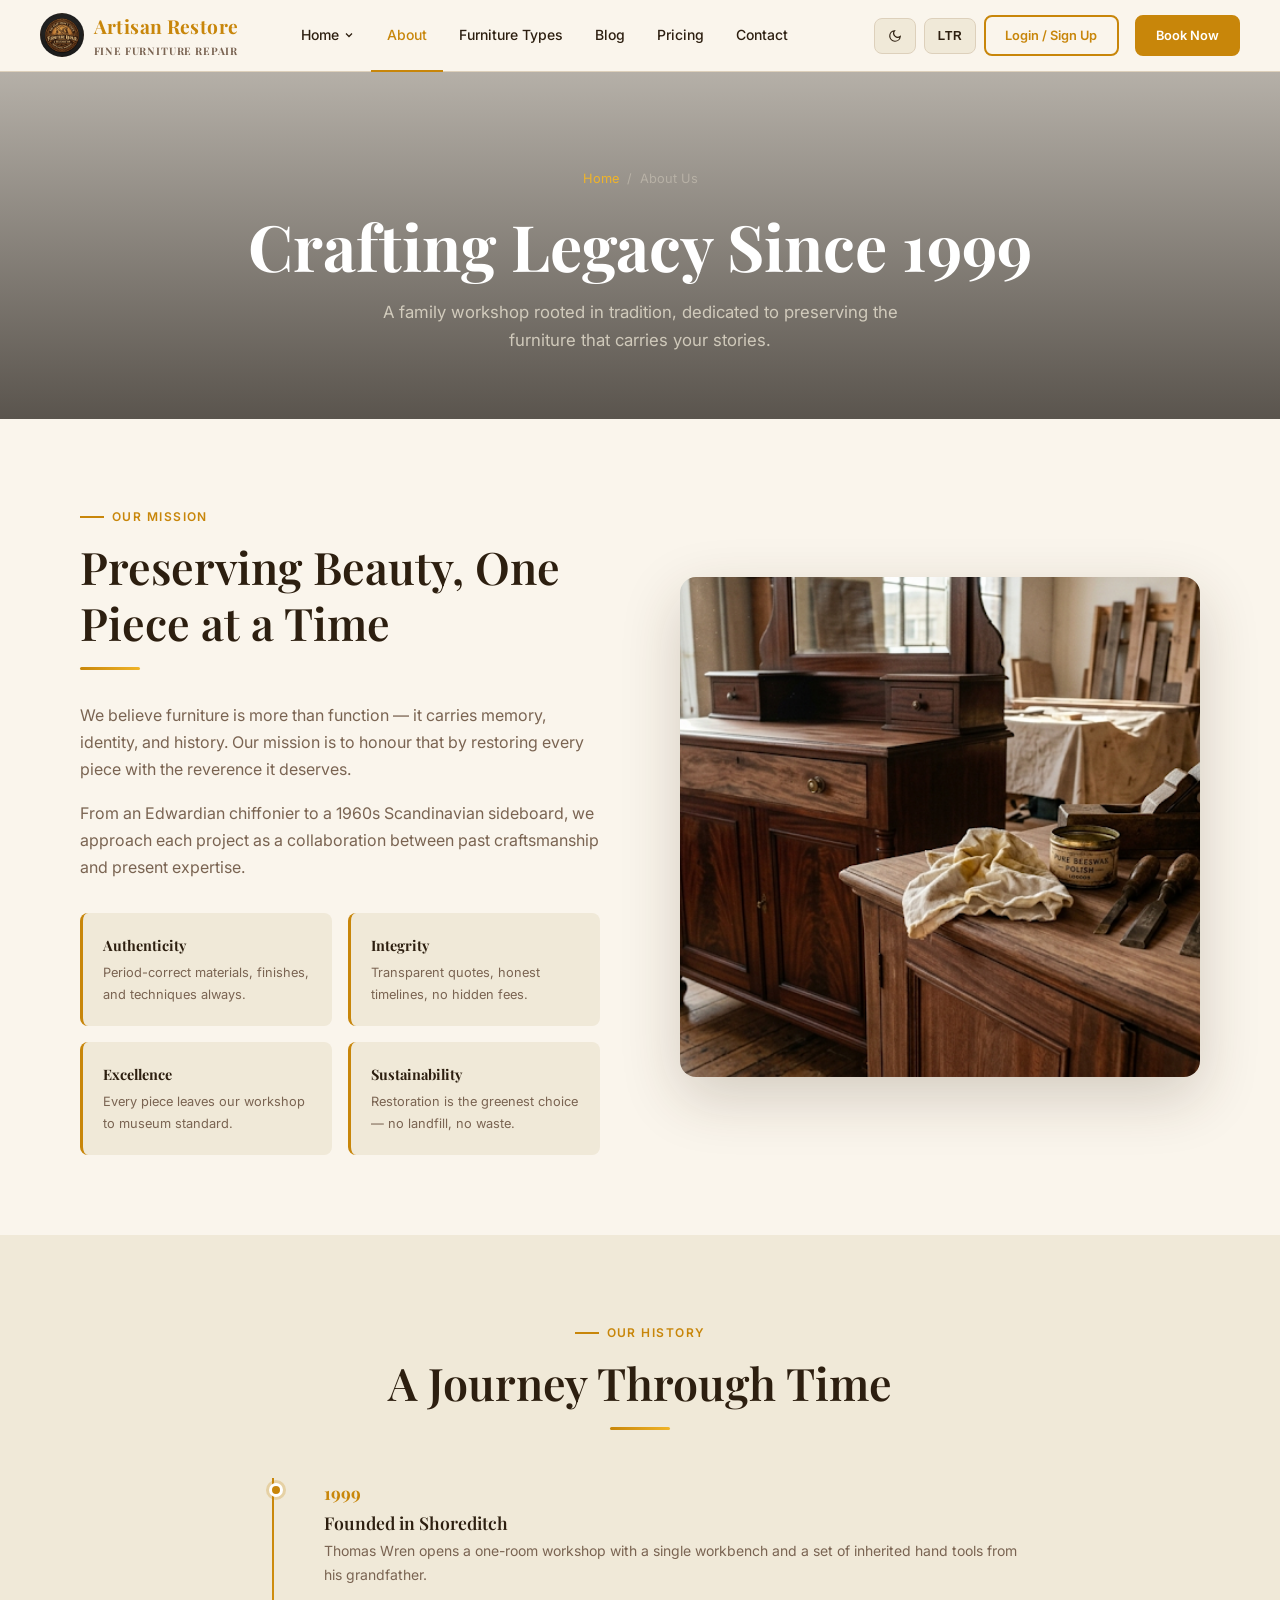
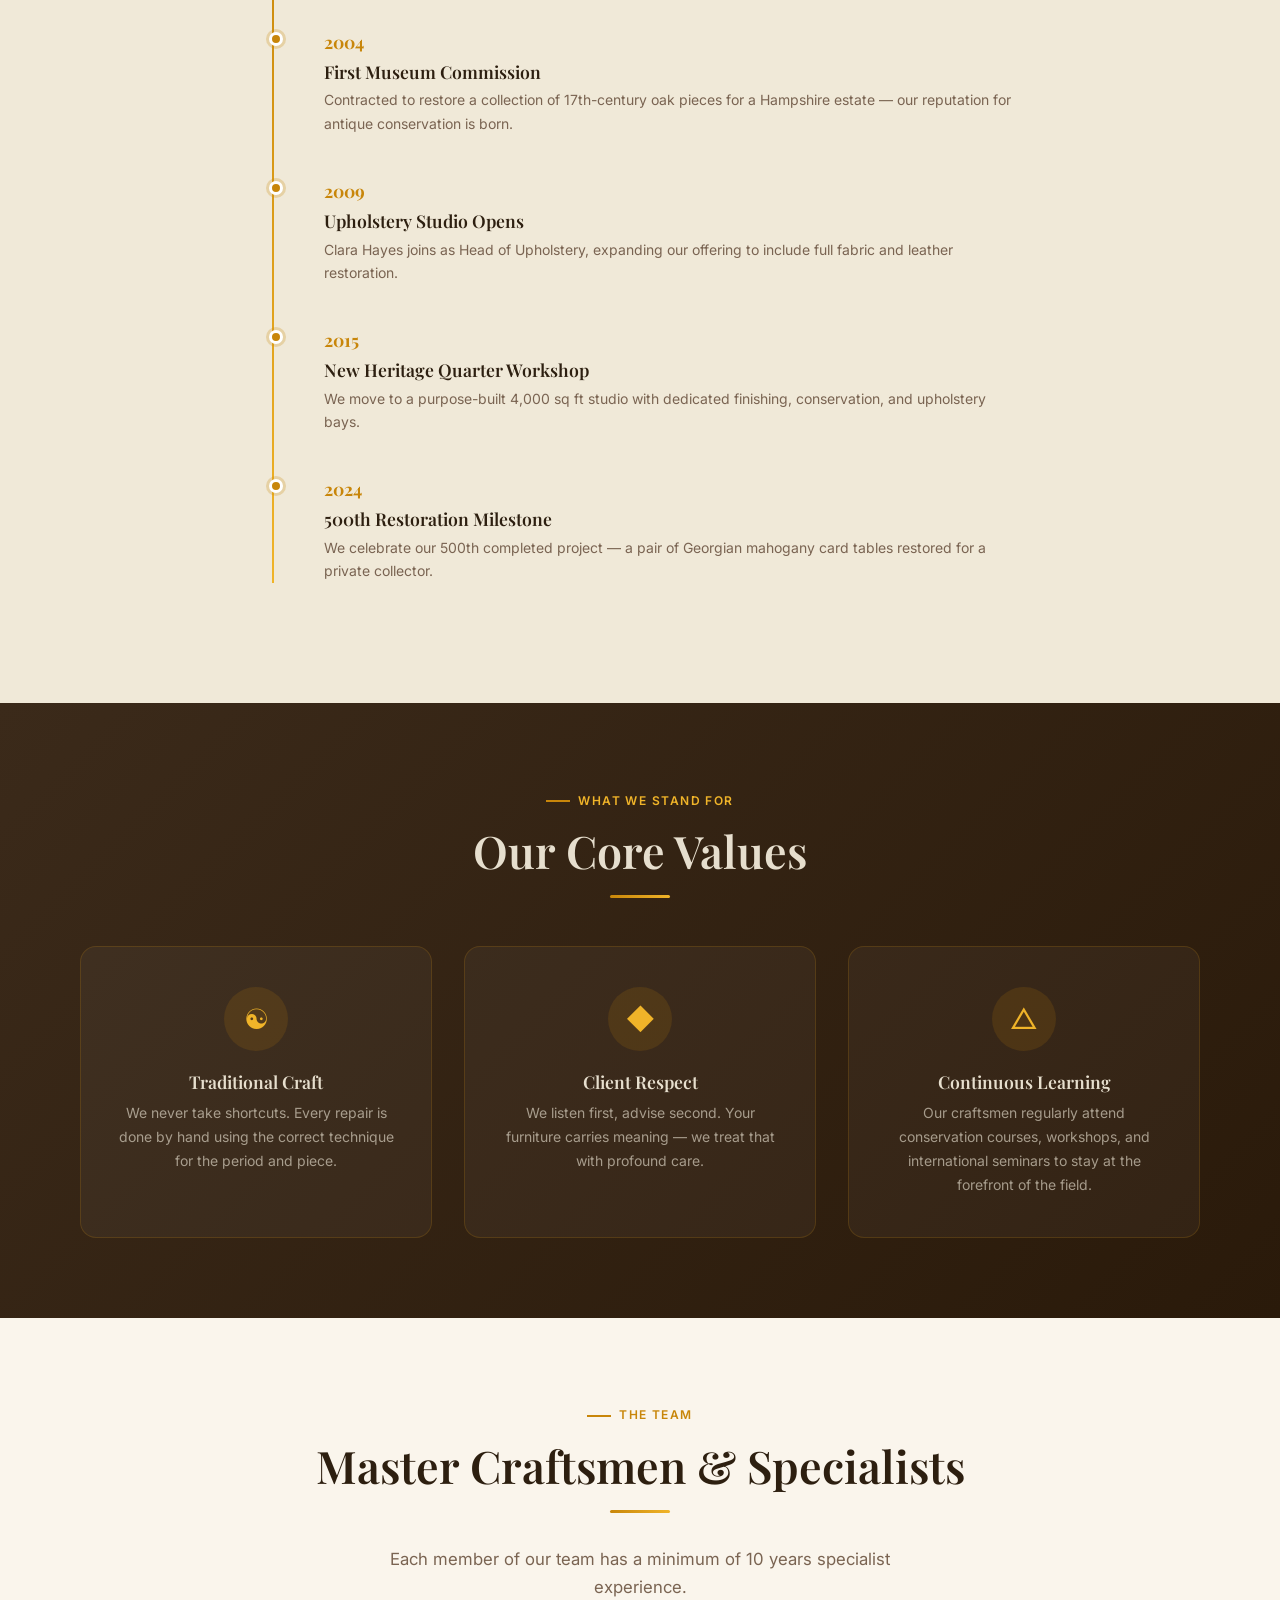
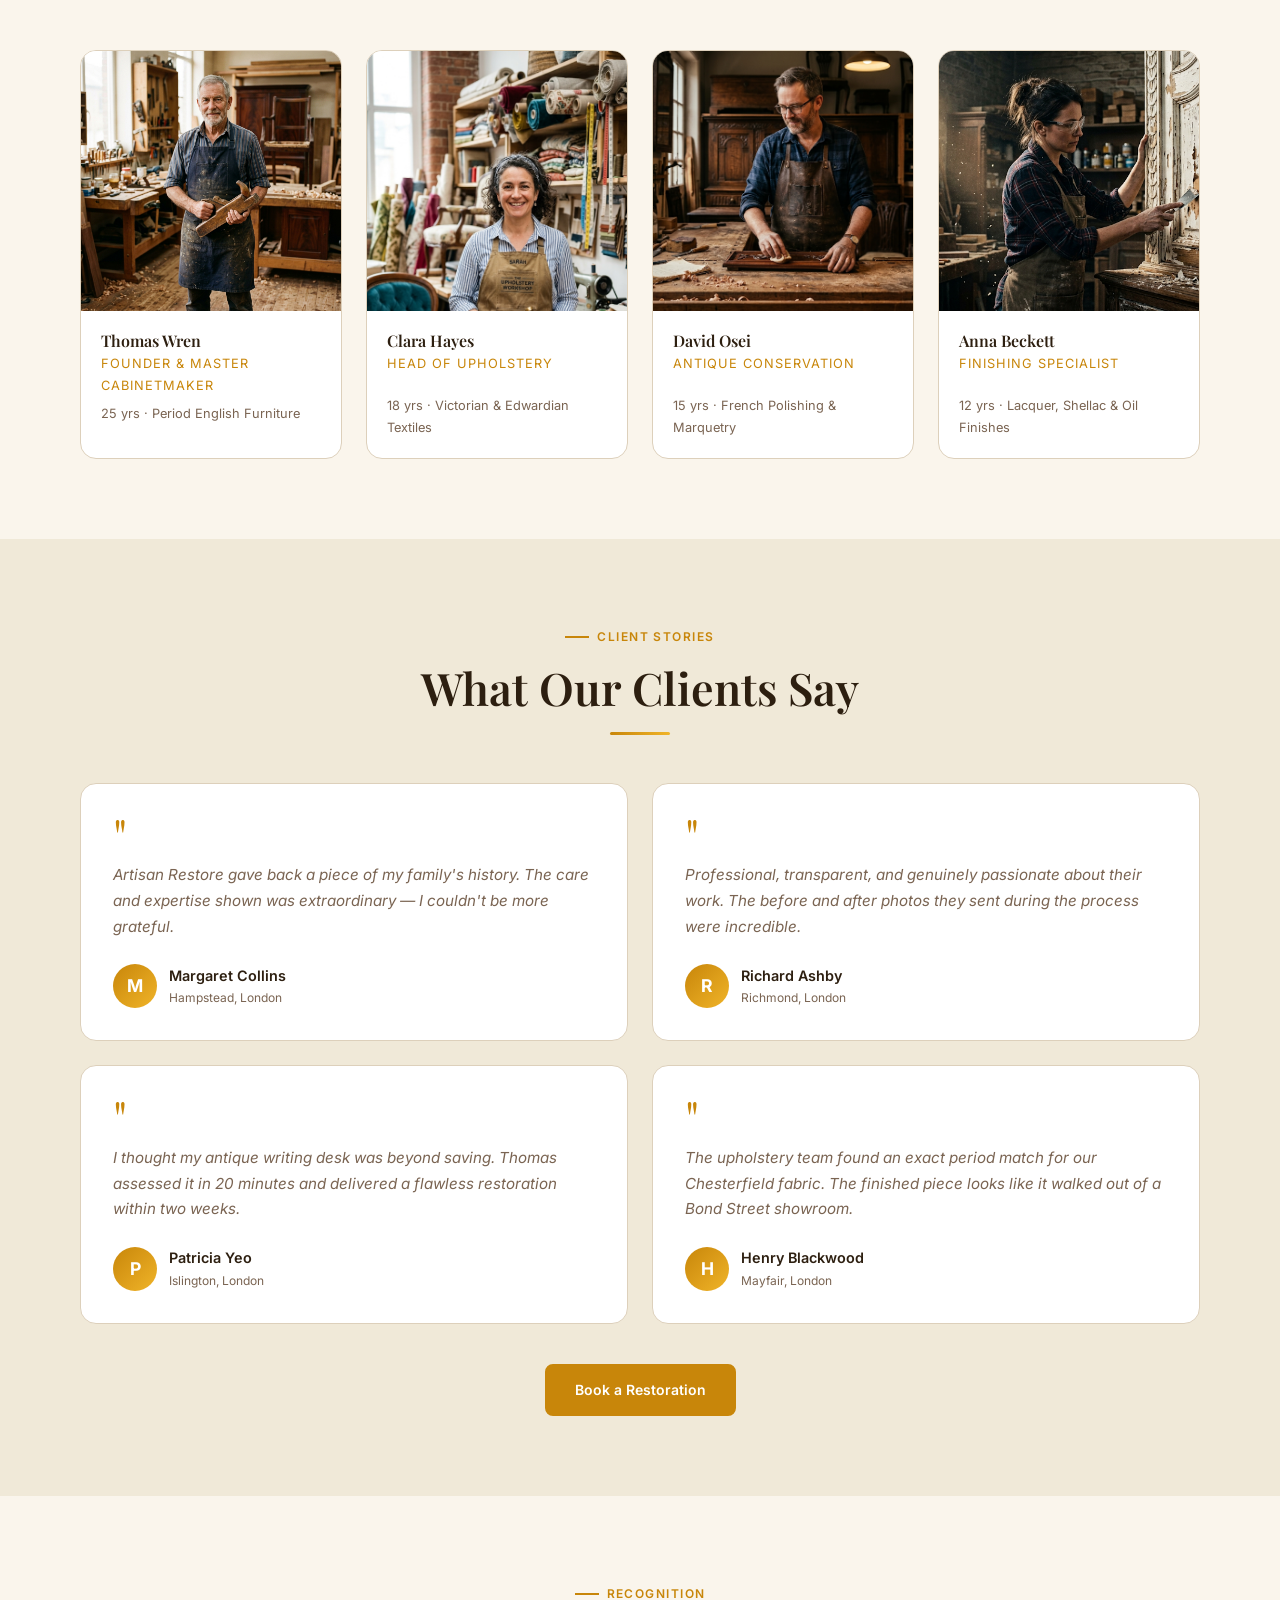
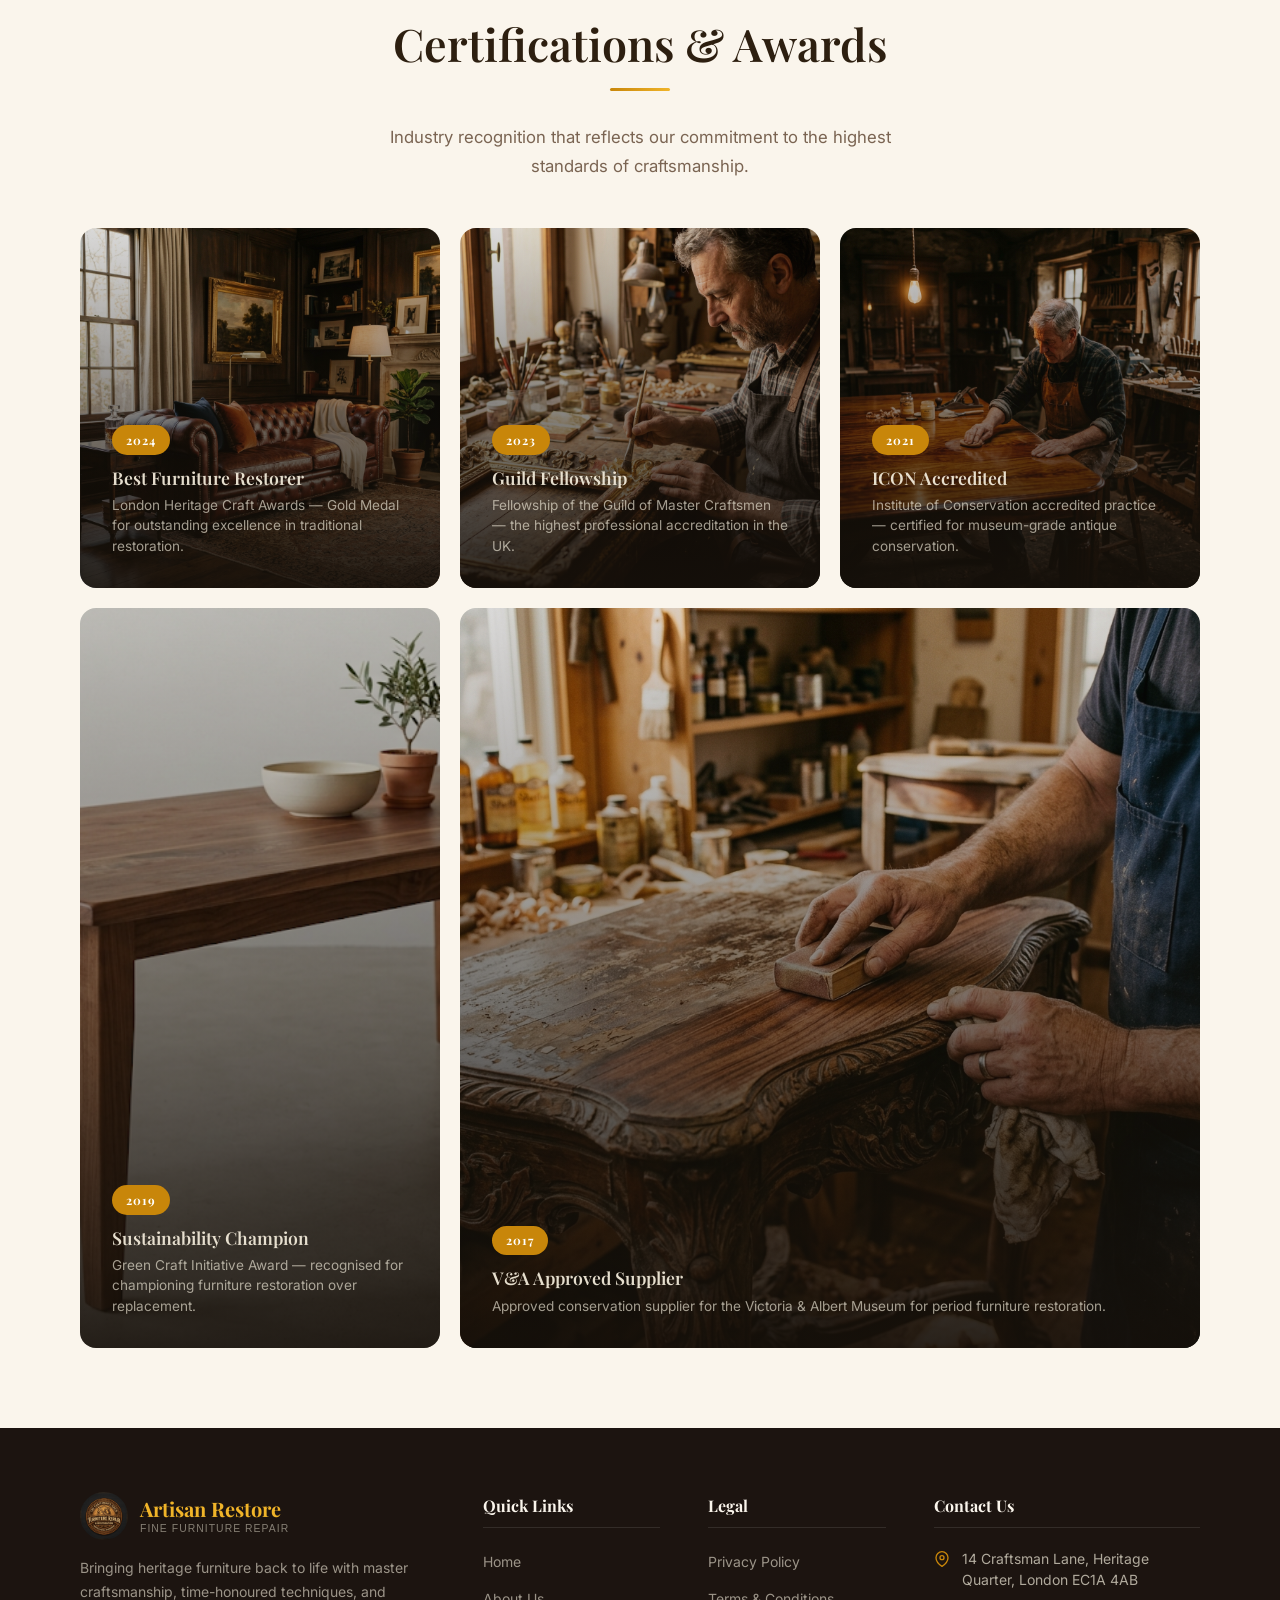
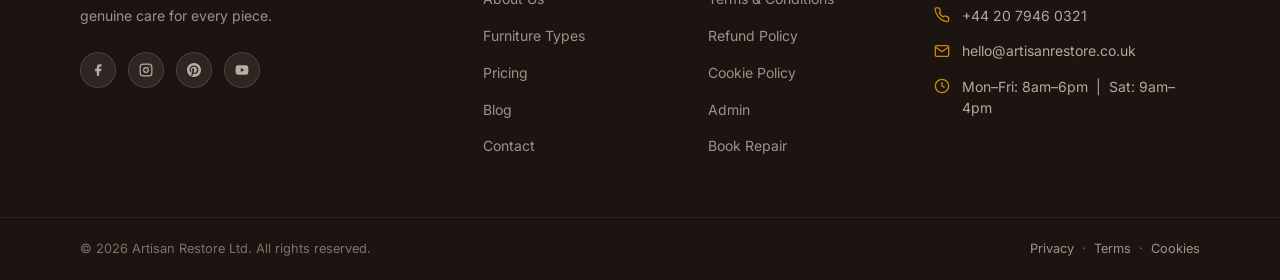
<file: about.html>
<!DOCTYPE html>
<html lang="en" dir="ltr" data-theme="light">
<head>
<meta charset="UTF-8">
<meta name="viewport" content="width=device-width, initial-scale=1.0">
<title>About Artisan Restore — Our Story, Team &amp; Mission</title>
<meta name="description" content="Meet the master craftsmen behind Artisan Restore. Our history, mission, and team of furniture restoration specialists since 1999.">
<link rel="icon" href="images/logo.png" type="image/png">
<link rel="stylesheet" href="style.css">
<style>
/* §1 PAGE HERO */
.page-hero{padding:6rem 0 4rem;position:relative;overflow:hidden;}
.page-hero-bg{position:absolute;inset:0;background-size:cover;background-position:center;opacity: 1;}
.page-hero-overlay{position:absolute;inset:0;background:linear-gradient(to bottom,rgba(22,16,10,.3),rgba(22,16,10,.7));}
.page-hero-content{position:relative;z-index:1;text-align:center;color:var(--white);}
.page-hero-content h1{color:var(--white);margin-bottom:.75rem;}
.breadcrumb{display:flex;align-items:center;justify-content:center;gap:.5rem;font-size:.8rem;color:rgba(240,233,216,.55);margin-bottom:1rem;}
.breadcrumb a{color:var(--primary-lt);}
.breadcrumb span{color:rgba(240,233,216,.35);}

/* §2 MISSION – 2-col */
.mission-section{background:var(--bg);}
.mission-grid{display:grid;grid-template-columns:1fr 1fr;gap:5rem;align-items:center;}
.mission-img{border-radius:var(--radius-lg);width:100%;height:500px;object-fit:cover;box-shadow:var(--shadow-lg);}
.mission-pillars{display:grid;grid-template-columns:1fr 1fr;gap:1rem;margin-top:2rem;}
.pillar{background:var(--bg2);border-radius:var(--radius-md);padding:1.25rem;border-left:3px solid var(--primary);}
.pillar h5{font-size:.9rem;margin-bottom:.3rem;font-family:'Playfair Display',serif;}
.pillar p{font-size:.8rem;}

/* §3 HISTORY TIMELINE */
.timeline-section{background:var(--bg2);}
.timeline{position:relative;max-width:760px;margin:3rem auto 0;padding-left:2rem;}
.timeline::before{content:'';position:absolute;left:.75rem;top:0;bottom:0;width:2px;background:linear-gradient(to bottom,var(--primary),var(--primary-lt));}
.tl-item{position:relative;margin-bottom:2.5rem;padding-left:2rem;}
.tl-dot{position:absolute;left:-1.45rem;top:.3rem;width:14px;height:14px;border-radius:50%;background:var(--primary);border:3px solid var(--surface);box-shadow:0 0 0 3px rgba(200,134,10,.25);}
.tl-year{font-family:'Playfair Display',serif;font-size:1.1rem;color:var(--primary);font-weight:700;margin-bottom:.25rem;}
.tl-item h4{margin-bottom:.35rem;}
.tl-item p{font-size:.875rem;}

/* §4 VALUES */
.values-section{background:linear-gradient(135deg,var(--walnut),#2A1A0A);}
.values-grid{display:grid;grid-template-columns:repeat(3,1fr);gap:2rem;margin-top:3rem;}
.val-card{padding:2.5rem 2rem;border:1px solid rgba(200,134,10,.2);border-radius:var(--radius-lg);background:rgba(255,255,255,.04);text-align:center;transition:var(--transition);}
.val-card:hover{border-color:var(--primary);background:rgba(200,134,10,.08);transform:translateY(-4px);}
.val-icon{width:64px;height:64px;border-radius:50%;background:rgba(200,134,10,.15);display:flex;align-items:center;justify-content:center;margin:0 auto 1.25rem;color:var(--primary-lt);font-size:1.75rem;}
.val-card h4{color:rgba(240,233,216,.95);margin-bottom:.5rem;}
.val-card p{color:rgba(240,233,216,.6);font-size:.875rem;}

/* §5 TEAM EXPANDED */
.team-section{background:var(--bg);}
.team-grid-4{display:grid;grid-template-columns:repeat(4,1fr);gap:1.5rem;margin-top:3rem;}
.tm-card{background:var(--surface);border:1px solid var(--border);border-radius:var(--radius-lg);overflow:hidden;transition:var(--transition);display:flex;flex-direction:column;height:100%;}
.tm-card:hover{transform:translateY(-5px);box-shadow:var(--shadow-md);border-color:var(--primary);}
.tm-img{width:100%;aspect-ratio:1/1;object-fit:cover;object-position:top;}
.tm-body{padding:1.25rem;display:flex;flex-direction:column;flex:1;}
.tm-body h4{font-size:1rem;margin-bottom:.15rem;}
.tm-role{font-size:.7rem;text-transform:uppercase;letter-spacing:.08em;color:var(--primary);margin-bottom:.4rem;min-height:2.2rem;}
.tm-body p{font-size:.8rem;}

/* §6 TESTIMONIALS */
.testi-section{background:var(--bg2);}
.testi-grid{display:grid;grid-template-columns:repeat(2,1fr);gap:1.5rem;margin-top:3rem;}
.testi-card{background:var(--surface);border:1px solid var(--border);border-radius:var(--radius-lg);padding:2rem;transition:var(--transition);}
.testi-card:hover{box-shadow:var(--shadow-md);transform:translateY(-3px);}
.testi-quote{font-size:3rem;color:var(--primary);line-height:.8;margin-bottom:.5rem;font-family:'Playfair Display',serif;}
.testi-text{font-size:.95rem;font-style:italic;color:var(--text-muted);margin-bottom:1.5rem;line-height:1.7;}
.testi-author{display:flex;align-items:center;gap:.75rem;}
.testi-av{width:44px;height:44px;border-radius:50%;background:linear-gradient(135deg,var(--primary),var(--primary-lt));display:flex;align-items:center;justify-content:center;color:var(--white);font-weight:700;font-size:1.1rem;}
.testi-name{font-weight:600;font-size:.9rem;}
.testi-loc{font-size:.75rem;color:var(--text-muted);}

@media(max-width:1024px){.mission-grid{grid-template-columns:1fr;}.team-grid-4{grid-template-columns:repeat(2,1fr);}.values-grid{grid-template-columns:repeat(2,1fr);}.testi-grid{grid-template-columns:1fr;}}
@media(max-width:768px){.team-grid-4{grid-template-columns:1fr;}.values-grid{grid-template-columns:1fr;}.mission-pillars{grid-template-columns:1fr;}}
</style>
</head>
<body>
<div id="nav-placeholder"></div>
<main class="page-content">

  <!-- §1 PAGE HERO -->
  <section class="page-hero">
    <div class="page-hero-bg" style="background-image:url('https://loremflickr.com/1600/900/furniture,antique?lock=5002');"></div>
    <div class="page-hero-overlay"></div>
    <div class="container page-hero-content">
      <nav class="breadcrumb"><a href="index.html">Home</a><span>/</span><span>About Us</span></nav>
      <h1>Crafting Legacy Since 1999</h1>
      <p style="color:rgba(240,233,216,.75);font-size:1.05rem;max-width:520px;margin:0 auto;">A family workshop rooted in tradition, dedicated to preserving the furniture that carries your stories.</p>
    </div>
  </section>

  <!-- §2 MISSION -->
  <section class="mission-section">
    <div class="container">
      <div class="mission-grid">
        <div>
          <span class="section-label">Our Mission</span>
          <h2 class="section-title">Preserving Beauty, One Piece at a Time</h2>
          <div class="divider"></div>
          <p style="margin-bottom:1rem;">We believe furniture is more than function — it carries memory, identity, and history. Our mission is to honour that by restoring every piece with the reverence it deserves.</p>
          <p>From an Edwardian chiffonier to a 1960s Scandinavian sideboard, we approach each project as a collaboration between past craftsmanship and present expertise.</p>
          <div class="mission-pillars">
            <div class="pillar"><h5>Authenticity</h5><p>Period-correct materials, finishes, and techniques always.</p></div>
            <div class="pillar"><h5>Integrity</h5><p>Transparent quotes, honest timelines, no hidden fees.</p></div>
            <div class="pillar"><h5>Excellence</h5><p>Every piece leaves our workshop to museum standard.</p></div>
            <div class="pillar"><h5>Sustainability</h5><p>Restoration is the greenest choice — no landfill, no waste.</p></div>
          </div>
        </div>
        <img class="mission-img" src="images/image copy 14.png" alt="Our mission and values">
      </div>
    </div>
  </section>

  <!-- §3 HISTORY TIMELINE -->
  <section class="timeline-section">
    <div class="container">
      <div class="text-center">
        <span class="section-label">Our History</span>
        <h2 class="section-title">A Journey Through Time</h2>
        <div class="divider"></div>
      </div>
      <div class="timeline">
        <div class="tl-item"><div class="tl-dot"></div><div class="tl-year">1999</div><h4>Founded in Shoreditch</h4><p>Thomas Wren opens a one-room workshop with a single workbench and a set of inherited hand tools from his grandfather.</p></div>
        <div class="tl-item"><div class="tl-dot"></div><div class="tl-year">2004</div><h4>First Museum Commission</h4><p>Contracted to restore a collection of 17th-century oak pieces for a Hampshire estate — our reputation for antique conservation is born.</p></div>
        <div class="tl-item"><div class="tl-dot"></div><div class="tl-year">2009</div><h4>Upholstery Studio Opens</h4><p>Clara Hayes joins as Head of Upholstery, expanding our offering to include full fabric and leather restoration.</p></div>
        <div class="tl-item"><div class="tl-dot"></div><div class="tl-year">2015</div><h4>New Heritage Quarter Workshop</h4><p>We move to a purpose-built 4,000 sq ft studio with dedicated finishing, conservation, and upholstery bays.</p></div>
        <div class="tl-item"><div class="tl-dot"></div><div class="tl-year">2024</div><h4>500th Restoration Milestone</h4><p>We celebrate our 500th completed project — a pair of Georgian mahogany card tables restored for a private collector.</p></div>
      </div>
    </div>
  </section>

  <!-- §4 VALUES -->
  <section class="values-section">
    <div class="container">
      <div class="text-center">
        <span class="section-label" style="color:var(--primary-lt);">What We Stand For</span>
        <h2 class="section-title" style="color:rgba(240,233,216,.95);">Our Core Values</h2>
        <div class="divider" style="margin:1rem auto 2rem;"></div>
      </div>
      <div class="values-grid">
        <div class="val-card"><div class="val-icon">&#9775;</div><h4>Traditional Craft</h4><p>We never take shortcuts. Every repair is done by hand using the correct technique for the period and piece.</p></div>
        <div class="val-card"><div class="val-icon">&#9670;</div><h4>Client Respect</h4><p>We listen first, advise second. Your furniture carries meaning — we treat that with profound care.</p></div>
        <div class="val-card"><div class="val-icon">&#9651;</div><h4>Continuous Learning</h4><p>Our craftsmen regularly attend conservation courses, workshops, and international seminars to stay at the forefront of the field.</p></div>
      </div>
    </div>
  </section>

  <!-- §5 TEAM -->
  <section class="team-section">
    <div class="container">
      <div class="text-center">
        <span class="section-label">The Team</span>
        <h2 class="section-title">Master Craftsmen &amp; Specialists</h2>
        <div class="divider"></div>
        <p class="section-sub">Each member of our team has a minimum of 10 years specialist experience.</p>
      </div>
      <div class="team-grid-4">
        <div class="tm-card"><img class="tm-img" src="images/team-master.png" alt="Thomas Wren"><div class="tm-body"><h4>Thomas Wren</h4><p class="tm-role">Founder &amp; Master Cabinetmaker</p><p>25 yrs · Period English Furniture</p></div></div>
        <div class="tm-card"><img class="tm-img" src="images/image copy.png" alt="Clara Hayes"><div class="tm-body"><h4>Clara Hayes</h4><p class="tm-role">Head of Upholstery</p><p>18 yrs · Victorian &amp; Edwardian Textiles</p></div></div>
        <div class="tm-card"><img class="tm-img" src="images/image copy 9.png" alt="David Osei"><div class="tm-body"><h4>David Osei</h4><p class="tm-role">Antique Conservation</p><p>15 yrs · French Polishing &amp; Marquetry</p></div></div>
        <div class="tm-card"><img class="tm-img" src="images/image copy 10.png" alt="Anna Beckett"><div class="tm-body"><h4>Anna Beckett</h4><p class="tm-role">Finishing Specialist</p><p>12 yrs · Lacquer, Shellac &amp; Oil Finishes</p></div></div>
      </div>
    </div>
  </section>

  <!-- §6 TESTIMONIALS -->
  <section class="testi-section">
    <div class="container">
      <div class="text-center">
        <span class="section-label">Client Stories</span>
        <h2 class="section-title">What Our Clients Say</h2>
        <div class="divider"></div>
      </div>
      <div class="testi-grid">
        <div class="testi-card"><div class="testi-quote">"</div><p class="testi-text">Artisan Restore gave back a piece of my family's history. The care and expertise shown was extraordinary — I couldn't be more grateful.</p><div class="testi-author"><div class="testi-av">M</div><div><div class="testi-name">Margaret Collins</div><div class="testi-loc">Hampstead, London</div></div></div></div>
        <div class="testi-card"><div class="testi-quote">"</div><p class="testi-text">Professional, transparent, and genuinely passionate about their work. The before and after photos they sent during the process were incredible.</p><div class="testi-author"><div class="testi-av">R</div><div><div class="testi-name">Richard Ashby</div><div class="testi-loc">Richmond, London</div></div></div></div>
        <div class="testi-card"><div class="testi-quote">"</div><p class="testi-text">I thought my antique writing desk was beyond saving. Thomas assessed it in 20 minutes and delivered a flawless restoration within two weeks.</p><div class="testi-author"><div class="testi-av">P</div><div><div class="testi-name">Patricia Yeo</div><div class="testi-loc">Islington, London</div></div></div></div>
        <div class="testi-card"><div class="testi-quote">"</div><p class="testi-text">The upholstery team found an exact period match for our Chesterfield fabric. The finished piece looks like it walked out of a Bond Street showroom.</p><div class="testi-author"><div class="testi-av">H</div><div><div class="testi-name">Henry Blackwood</div><div class="testi-loc">Mayfair, London</div></div></div></div>
      </div>
      <div style="text-align:center;margin-top:2.5rem;"><a href="contact.html" class="btn btn-primary">Book a Restoration</a></div>
    </div>
  </section>

  <!-- §7 CERTIFICATIONS & AWARDS -->
  <section style="background:var(--bg);">
    <div class="container">
      <div class="text-center">
        <span class="section-label">Recognition</span>
        <h2 class="section-title">Certifications &amp; Awards</h2>
        <div class="divider"></div>
        <p class="section-sub">Industry recognition that reflects our commitment to the highest standards of craftsmanship.</p>
      </div>
      <div class="awards-grid">
        <div class="award-card-img">
          <img src="images/s-13.png" alt="Best Furniture Restorer Award">
          <div class="award-overlay">
            <span class="award-year-tag">2024</span>
            <h4>Best Furniture Restorer</h4>
            <p>London Heritage Craft Awards — Gold Medal for outstanding excellence in traditional restoration.</p>
          </div>
        </div>
        <div class="award-card-img">
          <img src="images/s-14.png" alt="Guild Fellowship">
          <div class="award-overlay">
            <span class="award-year-tag">2023</span>
            <h4>Guild Fellowship</h4>
            <p>Fellowship of the Guild of Master Craftsmen — the highest professional accreditation in the UK.</p>
          </div>
        </div>
        <div class="award-card-img">
          <img src="images/s-07.png" alt="ICON Accredited">
          <div class="award-overlay">
            <span class="award-year-tag">2021</span>
            <h4>ICON Accredited</h4>
            <p>Institute of Conservation accredited practice — certified for museum-grade antique conservation.</p>
          </div>
        </div>
        <div class="award-card-img award-wide">
          <img src="images/image copy 4.png" alt="Sustainability Champion">
          <div class="award-overlay">
            <span class="award-year-tag">2019</span>
            <h4>Sustainability Champion</h4>
            <p>Green Craft Initiative Award — recognised for championing furniture restoration over replacement.</p>
          </div>
        </div>
        <div class="award-card-img award-wide">
          <img src="images/wooden-restoration.png" alt="V&amp;A Approved Supplier">
          <div class="award-overlay">
            <span class="award-year-tag">2017</span>
            <h4>V&amp;A Approved Supplier</h4>
            <p>Approved conservation supplier for the Victoria &amp; Albert Museum for period furniture restoration.</p>
          </div>
        </div>
      </div>
    </div>
  </section>
  <style>
  .awards-grid{display:grid;grid-template-columns:repeat(3,1fr);gap:1.25rem;margin-top:3rem;}
  .award-card-img{position:relative;border-radius:var(--radius-lg);overflow:hidden;min-height:280px;cursor:pointer;}
  .award-card-img img{width:100%;height:100%;object-fit:cover;transition:transform .6s ease;}
  .award-card-img:hover img{transform:scale(1.06);}
  .award-overlay{position:absolute;inset:0;background:linear-gradient(to top,rgba(22,16,10,.92) 0%,rgba(22,16,10,.5) 50%,rgba(22,16,10,.15) 100%);display:flex;flex-direction:column;justify-content:flex-end;padding:2rem;transition:background .3s;}
  .award-card-img:hover .award-overlay{background:linear-gradient(to top,rgba(22,16,10,.95) 0%,rgba(22,16,10,.6) 60%,rgba(22,16,10,.2) 100%);}
  .award-year-tag{display:inline-block;background:var(--primary);color:var(--white);font-family:'Playfair Display',serif;font-size:.75rem;font-weight:700;letter-spacing:.1em;padding:.3rem .85rem;border-radius:2rem;margin-bottom:.75rem;width:fit-content;}
  .award-overlay h4{color:rgba(240,233,216,.95);font-size:1.1rem;margin-bottom:.4rem;}
  .award-overlay p{color:rgba(240,233,216,.65);font-size:.85rem;line-height:1.5;}
  .award-wide{grid-column:span 1;}
  @media(min-width:769px){.awards-grid{grid-template-columns:repeat(3,1fr);}.award-wide{grid-column:span 1;}.awards-grid>.award-card-img:nth-child(4){grid-column:1 / 2;}.awards-grid>.award-card-img:nth-child(5){grid-column:2 / 4;}}
  @media(max-width:768px){.awards-grid{grid-template-columns:1fr;}}
  </style>

</main>
<div id="footer-placeholder"></div>
<script src="nav.js"></script>
</body>
</html>
</file>
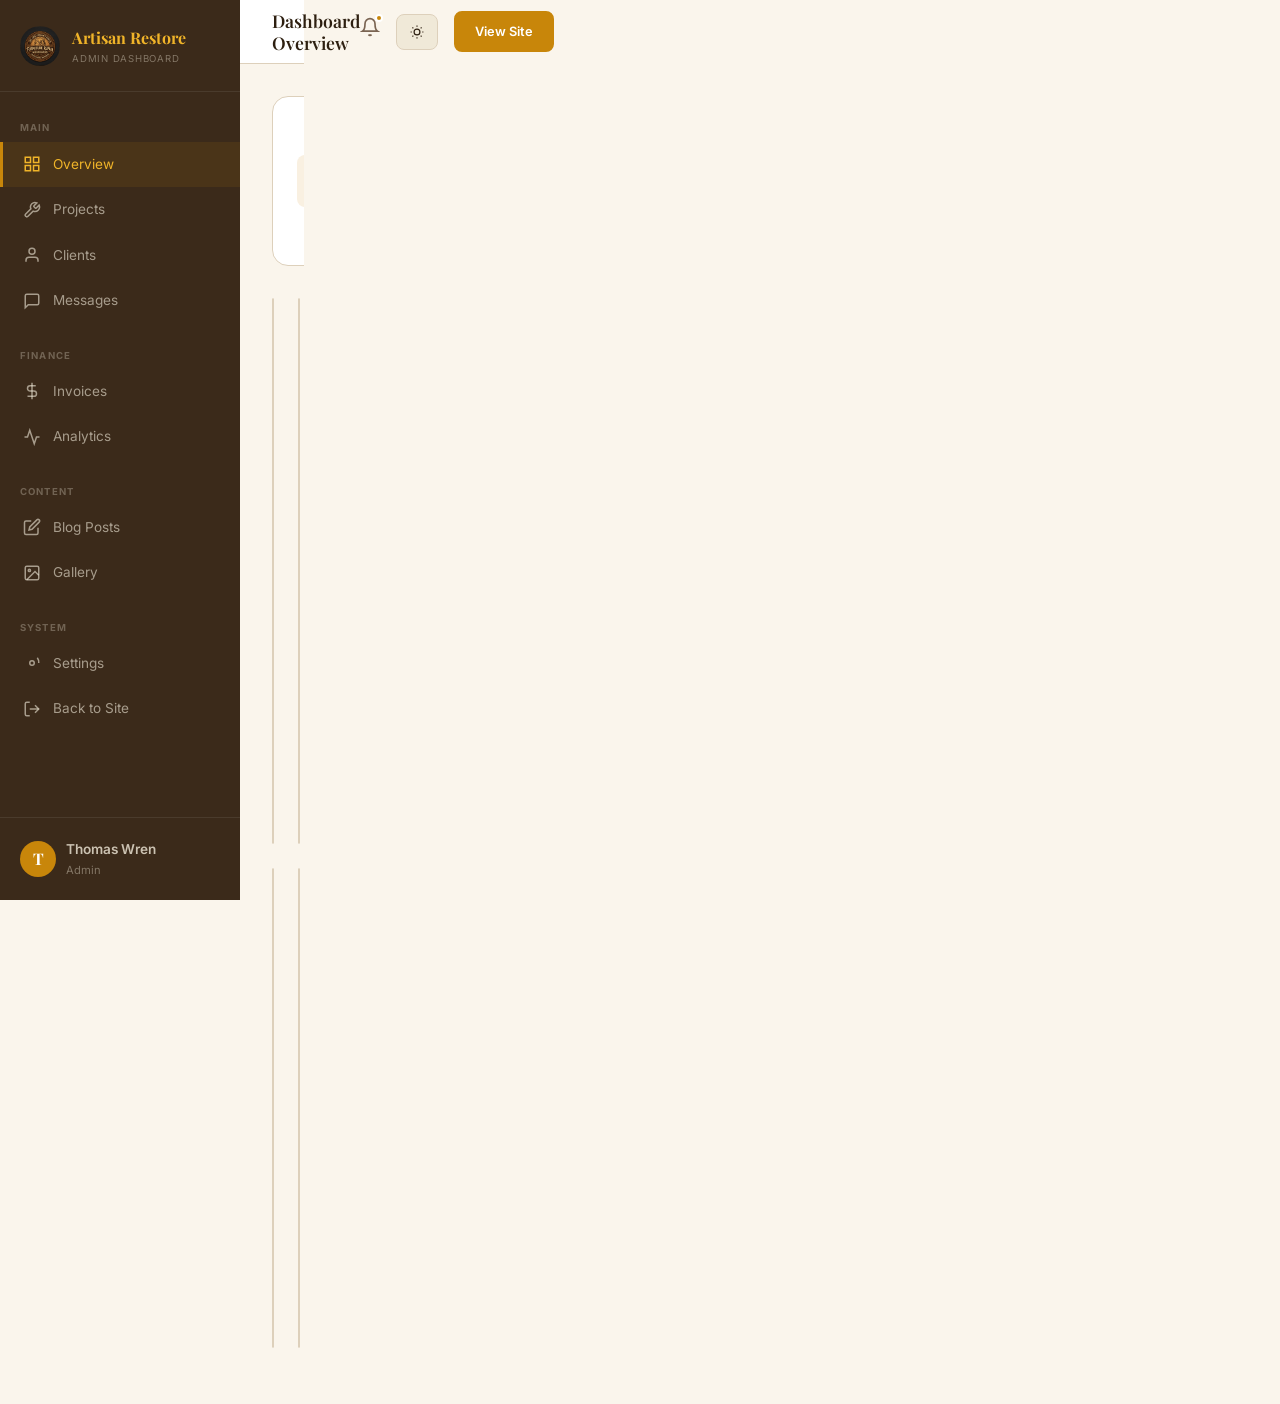
<file: admin.html>
<!DOCTYPE html>
<html lang="en" dir="ltr" data-theme="light">
<head>
<meta charset="UTF-8"><meta name="viewport" content="width=device-width, initial-scale=1.0">
<title>Admin Dashboard — Artisan Restore</title>
<link rel="icon" href="images/logo.png" type="image/png">
<link rel="stylesheet" href="style.css">
<style>
body{overflow:hidden;}
.dash-layout{display:grid;grid-template-columns:240px 1fr;min-height:100vh;}
/* sidebar */
.dash-sidebar{background:var(--walnut);padding:0;display:flex;flex-direction:column;position:fixed;top:0;left:0;bottom:0;width:240px;z-index:500;overflow-y:auto;}
[data-theme="dark"] .dash-sidebar{background:#0F0A06;}
.dash-logo{display:flex;align-items:center;gap:.75rem;padding:1.5rem 1.25rem;border-bottom:1px solid rgba(255,255,255,.08);}
.dash-logo img{width:40px;height:40px;border-radius:50%;object-fit:cover;}
.dash-logo-name{font-family:'Playfair Display',serif;color:var(--primary-lt);font-size:1rem;font-weight:700;}
.dash-logo-sub{font-size:.6rem;color:rgba(240,233,216,.4);text-transform:uppercase;letter-spacing:.08em;}
.dash-nav{padding:1.25rem 0;flex:1;}
.dash-nav-label{font-size:.6rem;font-weight:700;text-transform:uppercase;letter-spacing:.12em;color:rgba(240,233,216,.3);padding:.5rem 1.25rem .3rem;}
.dash-nav-item{display:flex;align-items:center;gap:.75rem;padding:.7rem 1.25rem;color:rgba(240,233,216,.6);font-size:.85rem;cursor:pointer;transition:all .25s;border-left:3px solid transparent;}
.dash-nav-item:hover,.dash-nav-item.active{color:var(--primary-lt);background:rgba(200,134,10,.1);border-left-color:var(--primary);}
.dash-nav-item svg{width:18px;height:18px;flex-shrink:0;}
.dash-footer{padding:1.25rem;border-top:1px solid rgba(255,255,255,.08);}
.dash-user{display:flex;align-items:center;gap:.6rem;}
.dash-avatar{width:36px;height:36px;border-radius:50%;background:var(--primary);display:flex;align-items:center;justify-content:center;font-family:'Playfair Display',serif;color:var(--white);font-weight:700;}
.dash-user-name{font-size:.85rem;color:rgba(240,233,216,.8);font-weight:600;}
.dash-user-role{font-size:.7rem;color:rgba(240,233,216,.4);}
/* main */
.dash-main{margin-left:240px;display:flex;flex-direction:column;min-height:100vh;background:var(--bg);}
.dash-header{height:64px;background:var(--surface);border-bottom:1px solid var(--border);display:flex;align-items:center;justify-content:space-between;padding:0 2rem;position:sticky;top:0;z-index:100;}
.dash-header h2{font-size:1.1rem;}
.dash-header-right{display:flex;align-items:center;gap:1rem;}
.badge-btn{position:relative;cursor:pointer;color:var(--text-muted);}
.badge-dot{position:absolute;top:-3px;right:-3px;width:8px;height:8px;border-radius:50%;background:var(--primary);border:2px solid var(--surface);}
.dash-content{padding:2rem;overflow-y:auto;flex:1;}
/* stats row */
.stat-row{display:grid;grid-template-columns:repeat(4,1fr);gap:1.5rem;margin-bottom:2rem;}
.stat-tile{background:var(--surface);border:1px solid var(--border);border-radius:var(--radius-lg);padding:1.5rem;display:flex;align-items:center;gap:1rem;transition:var(--transition);}
.stat-tile:hover{box-shadow:var(--shadow-md);border-color:var(--primary);}
.stat-icon{width:52px;height:52px;border-radius:var(--radius-md);display:flex;align-items:center;justify-content:center;flex-shrink:0;}
.stat-icon.amber{background:rgba(200,134,10,.12);color:var(--primary);}
.stat-icon.green{background:rgba(34,197,94,.12);color:#16a34a;}
.stat-icon.blue{background:rgba(59,130,246,.12);color:#2563eb;}
.stat-icon.purple{background:rgba(139,92,246,.12);color:#7c3aed;}
.stat-val{font-family:'Playfair Display',serif;font-size:2rem;font-weight:700;line-height:1;}
.stat-lbl{font-size:.75rem;color:var(--text-muted);text-transform:uppercase;letter-spacing:.06em;margin-top:.2rem;}
.stat-change{font-size:.75rem;margin-top:.2rem;}
.stat-change.up{color:#16a34a;}.stat-change.dn{color:#dc2626;}
/* grid 2col */
.dash-grid{display:grid;grid-template-columns:1fr 1fr;gap:1.5rem;margin-bottom:1.5rem;}
.dash-grid.wide{grid-template-columns:1.6fr 1fr;}
/* card */
.d-card{background:var(--surface);border:1px solid var(--border);border-radius:var(--radius-lg);overflow:hidden;}
.d-card-head{display:flex;align-items:center;justify-content:space-between;padding:1.25rem 1.5rem;border-bottom:1px solid var(--border);}
.d-card-head h4{font-size:.95rem;}
.d-card-body{padding:1.5rem;}
/* orders table */
.orders-table{width:100%;border-collapse:collapse;}
.orders-table th{font-size:.7rem;text-transform:uppercase;letter-spacing:.08em;color:var(--text-muted);padding:.6rem 1rem;text-align:left;border-bottom:2px solid var(--border);}
.orders-table td{padding:.75rem 1rem;border-bottom:1px solid var(--border);font-size:.85rem;color:var(--text-muted);}
.orders-table tr:last-child td{border:none;}
.orders-table tr:hover td{background:var(--bg2);}
.status-badge{display:inline-flex;align-items:center;gap:.3rem;padding:.2rem .65rem;border-radius:20px;font-size:.7rem;font-weight:700;text-transform:uppercase;}
.status-badge.in-progress{background:rgba(200,134,10,.1);color:var(--primary);}
.status-badge.completed{background:rgba(34,197,94,.1);color:#16a34a;}
.status-badge.pending{background:rgba(59,130,246,.1);color:#2563eb;}
.status-badge.review{background:rgba(139,92,246,.1);color:#7c3aed;}
/* mini bar chart */
.bar-chart{display:flex;align-items:flex-end;gap:.5rem;height:120px;padding-top:.5rem;}
.bar-col{flex:1;display:flex;flex-direction:column;align-items:center;gap:.4rem;}
.bar{width:100%;border-radius:4px 4px 0 0;background:linear-gradient(to top,var(--primary-dk),var(--primary-lt));min-height:4px;transition:height .5s;}
.bar-lbl{font-size:.65rem;color:var(--text-muted);}
/* messages list */
.msg-item{display:flex;gap:.75rem;padding:.85rem 0;border-bottom:1px solid var(--border);}
.msg-item:last-child{border:none;}
.msg-av{width:36px;height:36px;border-radius:50%;background:linear-gradient(135deg,var(--primary),var(--primary-lt));display:flex;align-items:center;justify-content:center;color:var(--white);font-weight:700;font-size:.85rem;flex-shrink:0;}
.msg-name{font-size:.85rem;font-weight:600;color:var(--text);}
.msg-text{font-size:.8rem;color:var(--text-muted);white-space:nowrap;overflow:hidden;text-overflow:ellipsis;max-width:200px;}
.msg-time{font-size:.7rem;color:var(--text-muted);margin-left:auto;flex-shrink:0;}
.unread .msg-name::after{content:'';display:inline-block;width:6px;height:6px;border-radius:50%;background:var(--primary);margin-left:.4rem;vertical-align:middle;}
/* quick actions */
.qa-grid{display:grid;grid-template-columns:1fr 1fr;gap:.75rem;}
.qa-btn{display:flex;align-items:center;gap:.75rem;padding:1rem;background:var(--bg2);border:1px solid var(--border);border-radius:var(--radius-md);cursor:pointer;transition:var(--transition);color:var(--text);font-size:.85rem;font-weight:600;}
.qa-btn:hover{border-color:var(--primary);background:rgba(200,134,10,.05);color:var(--primary);}
.qa-btn svg{color:var(--primary);}
@media(max-width:1024px){.stat-row{grid-template-columns:repeat(2,1fr);}.dash-grid,.dash-grid.wide{grid-template-columns:1fr;}}
@media(max-width:768px){.dash-sidebar{transform:translateX(-100%);transition:transform .3s;}.dash-sidebar.open{transform:translateX(0);}.dash-main{margin-left:0;}.stat-row{grid-template-columns:1fr 1fr;}}
</style>
</head>
<body>
<div class="dash-layout">
  <!-- SIDEBAR -->
  <aside class="dash-sidebar" id="dashSidebar">
    <div class="dash-logo">
      <img src="images/logo.png" alt="Logo">
      <div><div class="dash-logo-name">Artisan Restore</div><div class="dash-logo-sub">Admin Dashboard</div></div>
    </div>
    <nav class="dash-nav">
      <div class="dash-nav-label">Main</div>
      <div class="dash-nav-item active"><svg viewBox="0 0 24 24" fill="none" stroke="currentColor" stroke-width="2"><rect x="3" y="3" width="7" height="7"/><rect x="14" y="3" width="7" height="7"/><rect x="14" y="14" width="7" height="7"/><rect x="3" y="14" width="7" height="7"/></svg>Overview</div>
      <div class="dash-nav-item"><svg viewBox="0 0 24 24" fill="none" stroke="currentColor" stroke-width="2"><path d="M14.7 6.3a1 1 0 0 0 0 1.4l1.6 1.6a1 1 0 0 0 1.4 0l3.77-3.77a6 6 0 0 1-7.94 7.94l-6.91 6.91a2.12 2.12 0 0 1-3-3l6.91-6.91a6 6 0 0 1 7.94-7.94l-3.76 3.76z"/></svg>Projects</div>
      <div class="dash-nav-item"><svg viewBox="0 0 24 24" fill="none" stroke="currentColor" stroke-width="2"><path d="M20 21v-2a4 4 0 0 0-4-4H8a4 4 0 0 0-4 4v2"/><circle cx="12" cy="7" r="4"/></svg>Clients</div>
      <div class="dash-nav-item"><svg viewBox="0 0 24 24" fill="none" stroke="currentColor" stroke-width="2"><path d="M21 15a2 2 0 0 1-2 2H7l-4 4V5a2 2 0 0 1 2-2h14a2 2 0 0 1 2 2z"/></svg>Messages</div>
      <div class="dash-nav-label" style="margin-top:1rem;">Finance</div>
      <div class="dash-nav-item"><svg viewBox="0 0 24 24" fill="none" stroke="currentColor" stroke-width="2"><line x1="12" y1="1" x2="12" y2="23"/><path d="M17 5H9.5a3.5 3.5 0 0 0 0 7h5a3.5 3.5 0 0 1 0 7H6"/></svg>Invoices</div>
      <div class="dash-nav-item"><svg viewBox="0 0 24 24" fill="none" stroke="currentColor" stroke-width="2"><polyline points="22 12 18 12 15 21 9 3 6 12 2 12"/></svg>Analytics</div>
      <div class="dash-nav-label" style="margin-top:1rem;">Content</div>
      <div class="dash-nav-item"><svg viewBox="0 0 24 24" fill="none" stroke="currentColor" stroke-width="2"><path d="M11 4H4a2 2 0 0 0-2 2v14a2 2 0 0 0 2 2h14a2 2 0 0 0 2-2v-7"/><path d="M18.5 2.5a2.121 2.121 0 0 1 3 3L12 15l-4 1 1-4 9.5-9.5z"/></svg>Blog Posts</div>
      <div class="dash-nav-item"><svg viewBox="0 0 24 24" fill="none" stroke="currentColor" stroke-width="2"><rect x="3" y="3" width="18" height="18" rx="2"/><circle cx="8.5" cy="8.5" r="1.5"/><polyline points="21 15 16 10 5 21"/></svg>Gallery</div>
      <div class="dash-nav-label" style="margin-top:1rem;">System</div>
      <div class="dash-nav-item"><svg viewBox="0 0 24 24" fill="none" stroke="currentColor" stroke-width="2"><circle cx="12" cy="12" r="3"/><path d="M19.07 4.93A10 10 0 0 1 21 12"/></svg>Settings</div>
      <a href="index.html" class="dash-nav-item"><svg viewBox="0 0 24 24" fill="none" stroke="currentColor" stroke-width="2"><path d="M9 21H5a2 2 0 0 1-2-2V5a2 2 0 0 1 2-2h4"/><polyline points="16 17 21 12 16 7"/><line x1="21" y1="12" x2="9" y2="12"/></svg>Back to Site</a>
    </nav>
    <div class="dash-footer">
      <div class="dash-user">
        <div class="dash-avatar">T</div>
        <div><div class="dash-user-name">Thomas Wren</div><div class="dash-user-role">Admin</div></div>
      </div>
    </div>
  </aside>

  <!-- MAIN -->
  <main class="dash-main">
    <header class="dash-header">
      <h2>Dashboard Overview</h2>
      <div class="dash-header-right">
        <div class="badge-btn"><svg width="20" height="20" viewBox="0 0 24 24" fill="none" stroke="currentColor" stroke-width="2"><path d="M18 8A6 6 0 0 0 6 8c0 7-3 9-3 9h18s-3-2-3-9"/><path d="M13.73 21a2 2 0 0 1-3.46 0"/></svg><div class="badge-dot"></div></div>
        <button class="ctrl-btn" id="themeToggle" title="Toggle theme"><svg id="themeIcon" viewBox="0 0 24 24" fill="none" stroke="currentColor" stroke-width="2" width="16" height="16"><circle cx="12" cy="12" r="5"/><line x1="12" y1="1" x2="12" y2="3"/><line x1="12" y1="21" x2="12" y2="23"/><line x1="4.22" y1="4.22" x2="5.64" y2="5.64"/><line x1="18.36" y1="18.36" x2="19.78" y2="19.78"/><line x1="1" y1="12" x2="3" y2="12"/><line x1="21" y1="12" x2="23" y2="12"/><line x1="4.22" y1="19.78" x2="5.64" y2="18.36"/><line x1="18.36" y1="5.64" x2="19.78" y2="4.22"/></svg></button>
        <a href="index.html" class="btn btn-primary btn-sm">View Site</a>
      </div>
    </header>

    <div class="dash-content">
      <!-- STATS -->
      <div class="stat-row">
        <div class="stat-tile"><div class="stat-icon amber"><svg width="24" height="24" viewBox="0 0 24 24" fill="none" stroke="currentColor" stroke-width="2"><path d="M14.7 6.3a1 1 0 0 0 0 1.4l1.6 1.6a1 1 0 0 0 1.4 0l3.77-3.77a6 6 0 0 1-7.94 7.94l-6.91 6.91a2.12 2.12 0 0 1-3-3l6.91-6.91a6 6 0 0 1 7.94-7.94l-3.76 3.76z"/></svg></div><div><div class="stat-val">24</div><div class="stat-lbl">Active Projects</div><div class="stat-change up">+3 this week</div></div></div>
        <div class="stat-tile"><div class="stat-icon green"><svg width="24" height="24" viewBox="0 0 24 24" fill="none" stroke="currentColor" stroke-width="2"><line x1="12" y1="1" x2="12" y2="23"/><path d="M17 5H9.5a3.5 3.5 0 0 0 0 7h5a3.5 3.5 0 0 1 0 7H6"/></svg></div><div><div class="stat-val">£38.4k</div><div class="stat-lbl">Revenue (Month)</div><div class="stat-change up">+12% vs last month</div></div></div>
        <div class="stat-tile"><div class="stat-icon blue"><svg width="24" height="24" viewBox="0 0 24 24" fill="none" stroke="currentColor" stroke-width="2"><path d="M20 21v-2a4 4 0 0 0-4-4H8a4 4 0 0 0-4 4v2"/><circle cx="12" cy="7" r="4"/></svg></div><div><div class="stat-val">183</div><div class="stat-lbl">Total Clients</div><div class="stat-change up">+8 this month</div></div></div>
        <div class="stat-tile"><div class="stat-icon purple"><svg width="24" height="24" viewBox="0 0 24 24" fill="none" stroke="currentColor" stroke-width="2"><polygon points="12 2 15.09 8.26 22 9.27 17 14.14 18.18 21.02 12 17.77 5.82 21.02 7 14.14 2 9.27 8.91 8.26 12 2"/></svg></div><div><div class="stat-val">4.9</div><div class="stat-lbl">Avg. Rating</div><div class="stat-change up">97 reviews</div></div></div>
      </div>

      <!-- CHART + MESSAGES -->
      <div class="dash-grid wide">
        <div class="d-card">
          <div class="d-card-head"><h4>Monthly Revenue</h4><span style="font-size:.75rem;color:var(--text-muted);">Last 6 months</span></div>
          <div class="d-card-body">
            <div class="bar-chart" id="barChart">
              <div class="bar-col"><div class="bar" style="height:55%;"></div><span class="bar-lbl">Feb</span></div>
              <div class="bar-col"><div class="bar" style="height:68%;"></div><span class="bar-lbl">Mar</span></div>
              <div class="bar-col"><div class="bar" style="height:72%;"></div><span class="bar-lbl">Apr</span></div>
              <div class="bar-col"><div class="bar" style="height:58%;"></div><span class="bar-lbl">May</span></div>
              <div class="bar-col"><div class="bar" style="height:85%;"></div><span class="bar-lbl">Jun</span></div>
              <div class="bar-col"><div class="bar" style="height:100%;background:linear-gradient(to top,var(--primary-dk),var(--primary-lt));"></div><span class="bar-lbl">Jul</span></div>
            </div>
          </div>
        </div>
        <div class="d-card">
          <div class="d-card-head"><h4>Recent Messages</h4><a href="#" style="font-size:.75rem;color:var(--primary);">View all</a></div>
          <div class="d-card-body" style="padding:1rem 1.5rem;">
            <div class="msg-item unread"><div class="msg-av">S</div><div style="flex:1;min-width:0;"><div class="msg-name">Sarah P.</div><div class="msg-text">When will my armchair be ready for collection?</div></div><div class="msg-time">2h ago</div></div>
            <div class="msg-item unread"><div class="msg-av">J</div><div style="flex:1;min-width:0;"><div class="msg-name">James W.</div><div class="msg-text">Delighted with the mahogany desk result!</div></div><div class="msg-time">5h ago</div></div>
            <div class="msg-item"><div class="msg-av">E</div><div style="flex:1;min-width:0;"><div class="msg-name">Eleanor F.</div><div class="msg-text">Can I change the fabric to the darker green?</div></div><div class="msg-time">1d ago</div></div>
            <div class="msg-item"><div class="msg-av">R</div><div style="flex:1;min-width:0;"><div class="msg-name">Robert A.</div><div class="msg-text">Sent over the photos of the bookcase damage</div></div><div class="msg-time">2d ago</div></div>
          </div>
        </div>
      </div>

      <!-- ORDERS TABLE + QUICK ACTIONS -->
      <div class="dash-grid wide">
        <div class="d-card">
          <div class="d-card-head"><h4>Active Projects</h4><a href="#" class="btn btn-primary btn-sm">New Project</a></div>
          <div style="overflow-x:auto;">
            <table class="orders-table">
              <thead><tr><th>Client</th><th>Item</th><th>Service</th><th>Due</th><th>Status</th></tr></thead>
              <tbody>
                <tr><td>Sarah Pemberton</td><td>Victorian Armchair</td><td>Upholstery</td><td>30 Jul</td><td><span class="status-badge in-progress">In Progress</span></td></tr>
                <tr><td>James Whitfield</td><td>Mahogany Desk</td><td>Wood Restoration</td><td>28 Jul</td><td><span class="status-badge completed">Completed</span></td></tr>
                <tr><td>Eleanor Fox</td><td>Chesterfield Sofa</td><td>Re-upholstery</td><td>4 Aug</td><td><span class="status-badge in-progress">In Progress</span></td></tr>
                <tr><td>Robert Adams</td><td>Antique Bookcase</td><td>Conservation</td><td>12 Aug</td><td><span class="status-badge pending">Pending</span></td></tr>
                <tr><td>Margaret Collins</td><td>Georgian Chest</td><td>Full Restoration</td><td>9 Aug</td><td><span class="status-badge review">In Review</span></td></tr>
              </tbody>
            </table>
          </div>
        </div>
        <div class="d-card">
          <div class="d-card-head"><h4>Quick Actions</h4></div>
          <div class="d-card-body">
            <div class="qa-grid">
              <div class="qa-btn"><svg width="18" height="18" viewBox="0 0 24 24" fill="none" stroke="currentColor" stroke-width="2"><circle cx="12" cy="12" r="10"/><line x1="12" y1="8" x2="12" y2="16"/><line x1="8" y1="12" x2="16" y2="12"/></svg>New Project</div>
              <div class="qa-btn"><svg width="18" height="18" viewBox="0 0 24 24" fill="none" stroke="currentColor" stroke-width="2"><path d="M20 21v-2a4 4 0 0 0-4-4H8a4 4 0 0 0-4 4v2"/><circle cx="12" cy="7" r="4"/></svg>Add Client</div>
              <div class="qa-btn"><svg width="18" height="18" viewBox="0 0 24 24" fill="none" stroke="currentColor" stroke-width="2"><path d="M14 2H6a2 2 0 0 0-2 2v16a2 2 0 0 0 2 2h12a2 2 0 0 0 2-2V8z"/><polyline points="14 2 14 8 20 8"/></svg>New Invoice</div>
              <div class="qa-btn"><svg width="18" height="18" viewBox="0 0 24 24" fill="none" stroke="currentColor" stroke-width="2"><path d="M11 4H4a2 2 0 0 0-2 2v14a2 2 0 0 0 2 2h14a2 2 0 0 0 2-2v-7"/><path d="M18.5 2.5a2.121 2.121 0 0 1 3 3L12 15l-4 1 1-4 9.5-9.5z"/></svg>New Blog Post</div>
              <div class="qa-btn"><svg width="18" height="18" viewBox="0 0 24 24" fill="none" stroke="currentColor" stroke-width="2"><rect x="3" y="3" width="18" height="18" rx="2"/><circle cx="8.5" cy="8.5" r="1.5"/><polyline points="21 15 16 10 5 21"/></svg>Upload Gallery</div>
              <div class="qa-btn"><svg width="18" height="18" viewBox="0 0 24 24" fill="none" stroke="currentColor" stroke-width="2"><polyline points="22 12 18 12 15 21 9 3 6 12 2 12"/></svg>View Reports</div>
            </div>
          </div>
        </div>
      </div>
    </div>
  </main>
</div>

<script>
const t=localStorage.getItem('ar-theme')||'light';
const d=localStorage.getItem('ar-dir')||'ltr';
document.documentElement.setAttribute('data-theme',t);
document.documentElement.setAttribute('dir',d);
const themeBtn=document.getElementById('themeToggle');
if(themeBtn){themeBtn.addEventListener('click',()=>{
  const next=document.documentElement.getAttribute('data-theme')==='dark'?'light':'dark';
  document.documentElement.setAttribute('data-theme',next);
  localStorage.setItem('ar-theme',next);
});}
document.querySelectorAll('.dash-nav-item').forEach(item=>{
  item.addEventListener('click',function(){
    document.querySelectorAll('.dash-nav-item').forEach(i=>i.classList.remove('active'));
    this.classList.add('active');
  });
});
</script>
</body>
</html>
</file>
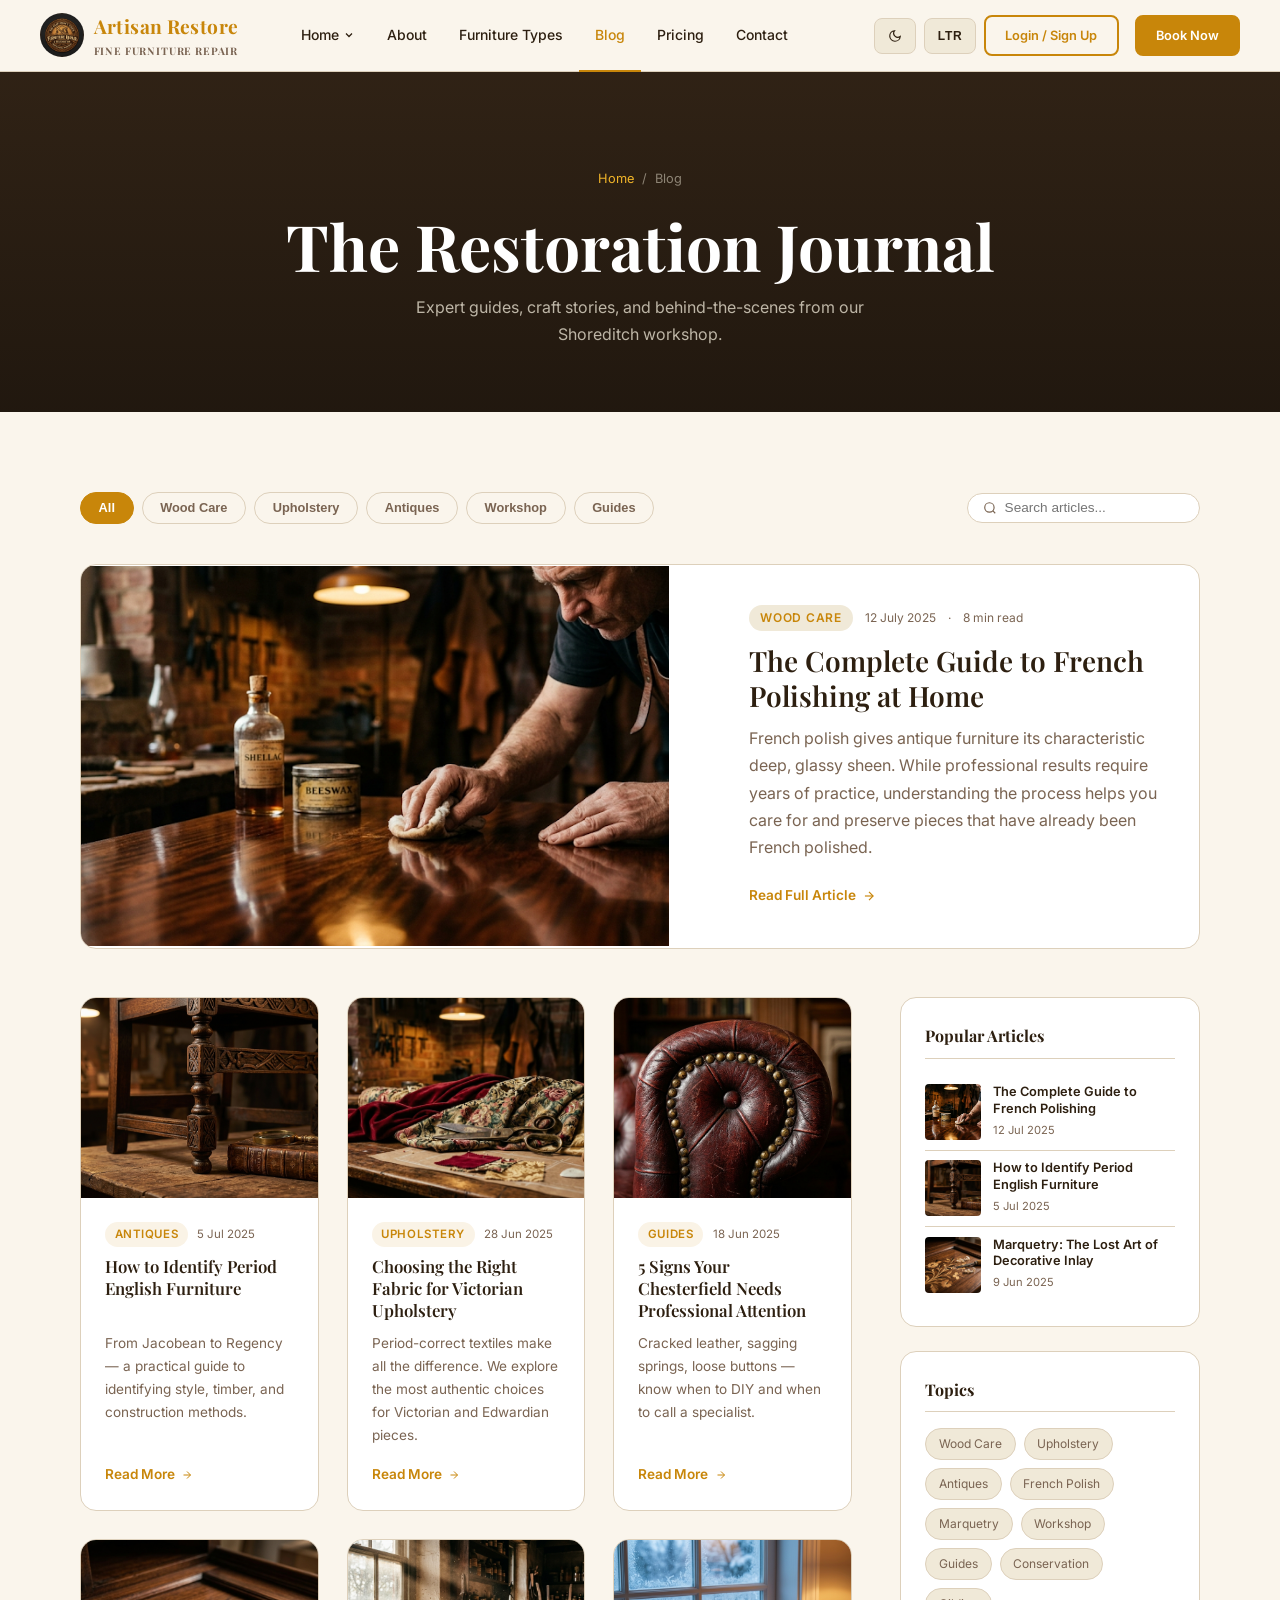
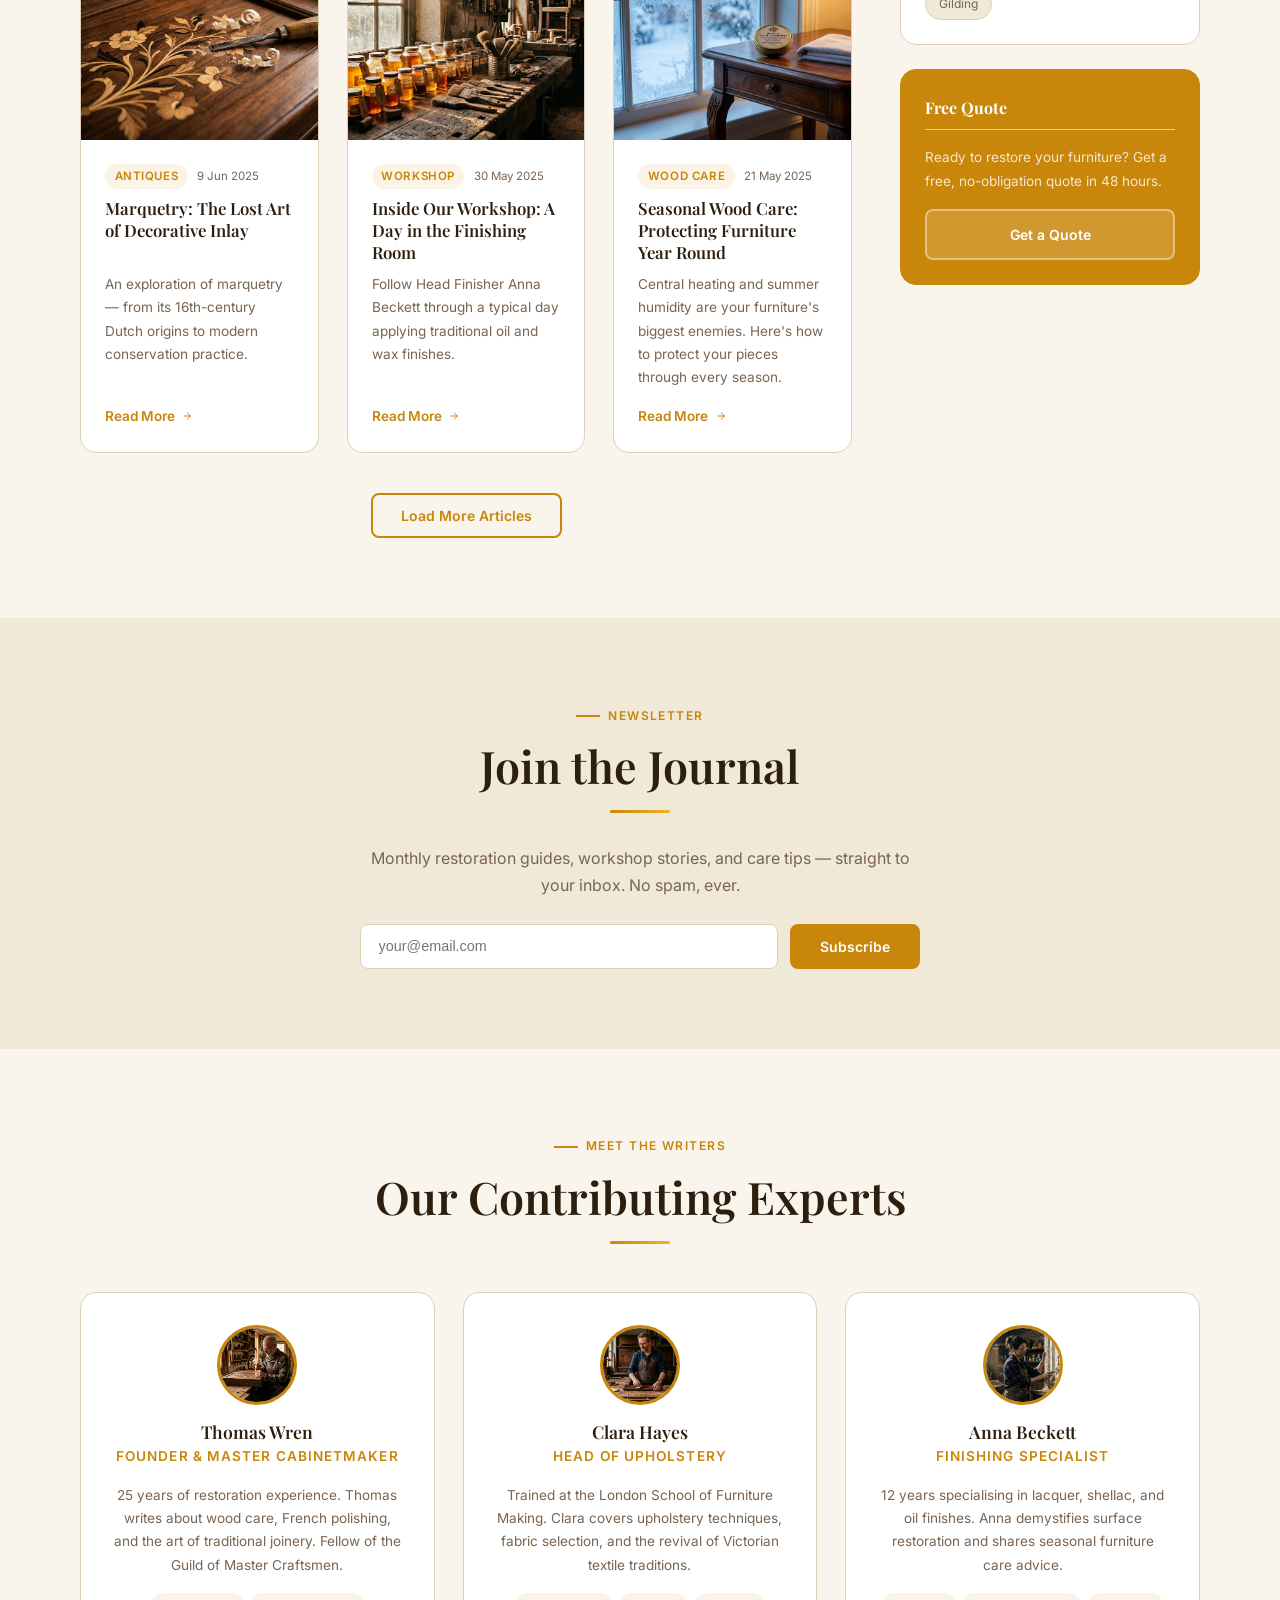
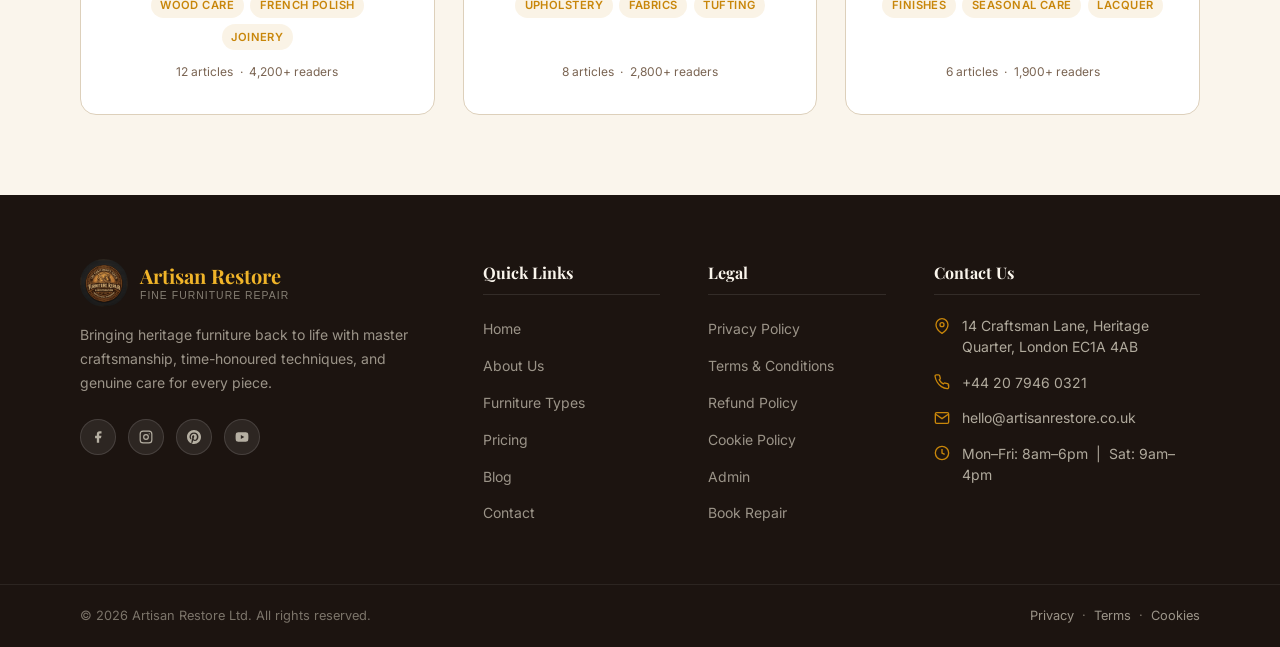
<file: blog.html>
<!DOCTYPE html>
<html lang="en" dir="ltr" data-theme="light">
<head>
<meta charset="UTF-8"><meta name="viewport" content="width=device-width, initial-scale=1.0">
<title>Blog — Artisan Restore Furniture Restoration Journal</title>
<meta name="description" content="Expert insights, restoration guides, and craftsmanship stories from the Artisan Restore workshop journal.">
<link rel="icon" href="images/logo.png" type="image/png">
<link rel="stylesheet" href="style.css">
<style>
.page-hero{padding:6rem 0 4rem;background:var(--walnut);position:relative;overflow:hidden;}
.page-hero-bg{position:absolute;inset:0;background-size:cover;background-position:center;opacity: 1;}
.page-hero-overlay{position:absolute;inset:0;background:linear-gradient(to bottom,rgba(22,16,10,.3),rgba(22,16,10,.7));}
.page-hero-content{position:relative;z-index:1;text-align:center;color:var(--white);}
.page-hero-content h1{color:var(--white);}
.breadcrumb{display:flex;align-items:center;justify-content:center;gap:.5rem;font-size:.8rem;color:rgba(240,233,216,.5);margin-bottom:1rem;}
.breadcrumb a{color:var(--primary-lt);}

/* filter bar */
.filter-bar{display:flex;align-items:center;gap:.5rem;flex-wrap:wrap;margin-bottom:2.5rem;}
.filter-btn{padding:.45rem 1.1rem;border:1.5px solid var(--border);border-radius:20px;background:transparent;font-size:.8rem;font-weight:600;color:var(--text-muted);cursor:pointer;transition:var(--transition);}
.filter-btn.active,.filter-btn:hover{background:var(--primary);border-color:var(--primary);color:var(--white);}
.search-box{margin-left:auto;display:flex;align-items:center;gap:.5rem;background:var(--surface);border:1px solid var(--border);border-radius:20px;padding:.4rem .9rem;}
.search-box input{border:none;background:transparent;font-size:.85rem;color:var(--text);outline:none;width:180px;}
.search-box svg{color:var(--text-muted);}

/* featured article */
.featured-article{display:grid;grid-template-columns:1.2fr 1fr;gap:2.5rem;align-items:center;background:var(--surface);border:1px solid var(--border);border-radius:var(--radius-lg);overflow:hidden;margin-bottom:3rem;transition:var(--transition);}
.featured-article:hover{box-shadow:var(--shadow-lg);transform:translateY(-4px);}
.feat-img{width:100%;height:380px;object-fit:cover;}
.feat-body{padding:2.5rem;}
.feat-meta{display:flex;align-items:center;gap:.75rem;margin-bottom:.75rem;font-size:.75rem;color:var(--text-muted);}
.feat-tag{background:var(--bg2);border-radius:20px;padding:.2rem .7rem;color:var(--primary);font-weight:600;text-transform:uppercase;letter-spacing:.06em;}
.feat-body h2{font-size:1.75rem;margin-bottom:.75rem;}
.feat-body p{margin-bottom:1.25rem;}
.read-more{font-size:.85rem;font-weight:600;color:var(--primary);display:inline-flex;align-items:center;gap:.4rem;transition:gap .25s;}
.read-more:hover{gap:.75rem;}

/* blog grid */
.blog-grid{display:grid;grid-template-columns:repeat(3,1fr);gap:1.75rem;}
.blog-card{background:var(--surface);border:1px solid var(--border);border-radius:var(--radius-lg);overflow:hidden;transition:var(--transition);display:flex;flex-direction:column;height:100%;}
.blog-card:hover{transform:translateY(-6px);box-shadow:var(--shadow-lg);border-color:var(--primary);}
.blog-img{width:100%;height:200px;object-fit:cover;flex-shrink:0;}
.blog-body{padding:1.5rem;display:flex;flex-direction:column;flex:1;}
.blog-meta{display:flex;align-items:center;gap:.6rem;font-size:.72rem;color:var(--text-muted);margin-bottom:.6rem;}
.blog-cat{background:rgba(200,134,10,.1);color:var(--primary);border-radius:20px;padding:.15rem .6rem;font-weight:600;text-transform:uppercase;letter-spacing:.05em;}
.blog-body h3{font-size:1.05rem;margin-bottom:.5rem;line-height:1.3;min-height:4.2rem;}
.blog-body p{font-size:.85rem;margin-bottom:1rem;flex:1;}

/* newsletter */
.newsletter-section{background:var(--bg2);}
.nl-box{max-width:560px;margin:0 auto;text-align:center;}
.nl-form{display:flex;gap:.75rem;margin-top:1.5rem;}
.nl-form input{flex:1;padding:.75rem 1.1rem;background:var(--surface);border:1.5px solid var(--border);border-radius:var(--radius-md);font-size:.9rem;color:var(--text);outline:none;transition:border-color .25s;}
.nl-form input:focus{border-color:var(--primary);}

/* sidebar */
.blog-layout{display:grid;grid-template-columns:1fr 300px;gap:3rem;align-items:start;}
.sidebar{position:sticky;top:calc(var(--nav-h)+1rem);}
.sidebar-widget{background:var(--surface);border:1px solid var(--border);border-radius:var(--radius-lg);padding:1.5rem;margin-bottom:1.5rem;}
.sidebar-widget h5{font-family:'Playfair Display',serif;font-size:1rem;margin-bottom:1rem;padding-bottom:.5rem;border-bottom:1px solid var(--border);}
.popular-item{display:flex;gap:.75rem;padding:.6rem 0;border-bottom:1px solid var(--border);}
.popular-item:last-child{border:none;}
.popular-img{width:56px;height:56px;border-radius:var(--radius-sm);object-fit:cover;flex-shrink:0;}
.popular-title{font-size:.8rem;font-weight:600;color:var(--text);line-height:1.3;}
.popular-date{font-size:.7rem;color:var(--text-muted);margin-top:.2rem;}
.tag-cloud{display:flex;flex-wrap:wrap;gap:.5rem;}
.tag-chip{padding:.3rem .8rem;background:var(--bg2);border:1px solid var(--border);border-radius:20px;font-size:.75rem;color:var(--text-muted);cursor:pointer;transition:var(--transition);}
.tag-chip:hover{background:var(--primary);border-color:var(--primary);color:var(--white);}

@media(max-width:1024px){.blog-layout{grid-template-columns:1fr;}.sidebar{position:static;}.featured-article{grid-template-columns:1fr;}.feat-img{height:auto;aspect-ratio:16/9;min-height:250px;}.blog-grid{grid-template-columns:repeat(2,1fr);}}
@media(max-width:768px){.blog-grid{grid-template-columns:1fr;}.nl-form{flex-direction:column;}}
</style>
</head>
<body>
<div id="nav-placeholder"></div>
<main class="page-content">

  <!-- §1 PAGE HERO -->
  <section class="page-hero">
    <div class="page-hero-bg" style="background-image:url('https://loremflickr.com/1600/900/furniture,antique?lock=2001');"></div>
    <div class="page-hero-overlay"></div>
    <div class="container page-hero-content">
      <nav class="breadcrumb"><a href="index.html">Home</a><span>/</span><span>Blog</span></nav>
      <h1>The Restoration Journal</h1>
      <p style="color:rgba(240,233,216,.75);max-width:480px;margin:.5rem auto 0;">Expert guides, craft stories, and behind-the-scenes from our Shoreditch workshop.</p>
    </div>
  </section>

  <!-- §2 FILTER + FEATURED -->
  <section style="background:var(--bg);">
    <div class="container">
      <div class="filter-bar">
        <button class="filter-btn active">All</button>
        <button class="filter-btn">Wood Care</button>
        <button class="filter-btn">Upholstery</button>
        <button class="filter-btn">Antiques</button>
        <button class="filter-btn">Workshop</button>
        <button class="filter-btn">Guides</button>
        <div class="search-box">
          <svg width="14" height="14" viewBox="0 0 24 24" fill="none" stroke="currentColor" stroke-width="2"><circle cx="11" cy="11" r="8"/><line x1="21" y1="21" x2="16.65" y2="16.65"/></svg>
          <input type="text" placeholder="Search articles...">
        </div>
      </div>

      <a href="blog-detail.html" class="featured-article">
        <img class="feat-img" src="images/image copy 15.png" alt="Featured article">
        <div class="feat-body">
          <div class="feat-meta"><span class="feat-tag">Wood Care</span><span>12 July 2025</span><span>·</span><span>8 min read</span></div>
          <h2>The Complete Guide to French Polishing at Home</h2>
          <p>French polish gives antique furniture its characteristic deep, glassy sheen. While professional results require years of practice, understanding the process helps you care for and preserve pieces that have already been French polished.</p>
          <span class="read-more">Read Full Article <svg width="14" height="14" viewBox="0 0 24 24" fill="none" stroke="currentColor" stroke-width="2"><line x1="5" y1="12" x2="19" y2="12"/><polyline points="12 5 19 12 12 19"/></svg></span>
        </div>
      </a>

      <div class="blog-layout">
        <div>
          <div class="blog-grid">
            <div class="blog-card">
              <img class="blog-img" src="images/image copy 16.png" alt="Dining table">
              <div class="blog-body">
                <div class="blog-meta"><span class="blog-cat">Antiques</span><span>5 Jul 2025</span></div>
                <h3>How to Identify Period English Furniture</h3>
                <p>From Jacobean to Regency — a practical guide to identifying style, timber, and construction methods.</p>
                <a href="blog-detail.html" class="read-more">Read More <svg width="12" height="12" viewBox="0 0 24 24" fill="none" stroke="currentColor" stroke-width="2"><line x1="5" y1="12" x2="19" y2="12"/><polyline points="12 5 19 12 12 19"/></svg></a>
              </div>
            </div>
            <div class="blog-card">
              <img class="blog-img" src="images/image copy 17.png" alt="Upholstery">
              <div class="blog-body">
                <div class="blog-meta"><span class="blog-cat">Upholstery</span><span>28 Jun 2025</span></div>
                <h3>Choosing the Right Fabric for Victorian Upholstery</h3>
                <p>Period-correct textiles make all the difference. We explore the most authentic choices for Victorian and Edwardian pieces.</p>
                <a href="blog-detail.html" class="read-more">Read More <svg width="12" height="12" viewBox="0 0 24 24" fill="none" stroke="currentColor" stroke-width="2"><line x1="5" y1="12" x2="19" y2="12"/><polyline points="12 5 19 12 12 19"/></svg></a>
              </div>
            </div>
            <div class="blog-card">
              <img class="blog-img" src="images/image copy 18.png" alt="Chesterfield">
              <div class="blog-body">
                <div class="blog-meta"><span class="blog-cat">Guides</span><span>18 Jun 2025</span></div>
                <h3>5 Signs Your Chesterfield Needs Professional Attention</h3>
                <p>Cracked leather, sagging springs, loose buttons — know when to DIY and when to call a specialist.</p>
                <a href="blog-detail.html" class="read-more">Read More <svg width="12" height="12" viewBox="0 0 24 24" fill="none" stroke="currentColor" stroke-width="2"><line x1="5" y1="12" x2="19" y2="12"/><polyline points="12 5 19 12 12 19"/></svg></a>
              </div>
            </div>
            <div class="blog-card">
              <img class="blog-img" src="images/image copy 19.png" alt="Antique">
              <div class="blog-body">
                <div class="blog-meta"><span class="blog-cat">Antiques</span><span>9 Jun 2025</span></div>
                <h3>Marquetry: The Lost Art of Decorative Inlay</h3>
                <p>An exploration of marquetry — from its 16th-century Dutch origins to modern conservation practice.</p>
                <a href="blog-detail.html" class="read-more">Read More <svg width="12" height="12" viewBox="0 0 24 24" fill="none" stroke="currentColor" stroke-width="2"><line x1="5" y1="12" x2="19" y2="12"/><polyline points="12 5 19 12 12 19"/></svg></a>
              </div>
            </div>
            <div class="blog-card">
              <img class="blog-img" src="images/image copy 20.png" alt="Workshop">
              <div class="blog-body">
                <div class="blog-meta"><span class="blog-cat">Workshop</span><span>30 May 2025</span></div>
                <h3>Inside Our Workshop: A Day in the Finishing Room</h3>
                <p>Follow Head Finisher Anna Beckett through a typical day applying traditional oil and wax finishes.</p>
                <a href="blog-detail.html" class="read-more">Read More <svg width="12" height="12" viewBox="0 0 24 24" fill="none" stroke="currentColor" stroke-width="2"><line x1="5" y1="12" x2="19" y2="12"/><polyline points="12 5 19 12 12 19"/></svg></a>
              </div>
            </div>
            <div class="blog-card">
              <img class="blog-img" src="images/image copy 21.png" alt="Wood care">
              <div class="blog-body">
                <div class="blog-meta"><span class="blog-cat">Wood Care</span><span>21 May 2025</span></div>
                <h3>Seasonal Wood Care: Protecting Furniture Year Round</h3>
                <p>Central heating and summer humidity are your furniture's biggest enemies. Here's how to protect your pieces through every season.</p>
                <a href="blog-detail.html" class="read-more">Read More <svg width="12" height="12" viewBox="0 0 24 24" fill="none" stroke="currentColor" stroke-width="2"><line x1="5" y1="12" x2="19" y2="12"/><polyline points="12 5 19 12 12 19"/></svg></a>
              </div>
            </div>
          </div>
          <div style="text-align:center;margin-top:2.5rem;">
            <button class="btn btn-outline">Load More Articles</button>
          </div>
        </div>

        <!-- SIDEBAR -->
        <aside class="sidebar">
          <div class="sidebar-widget">
            <h5>Popular Articles</h5>
            <div class="popular-item">
              <img class="popular-img" src="images/image copy 15.png" alt="">
              <div><div class="popular-title">The Complete Guide to French Polishing</div><div class="popular-date">12 Jul 2025</div></div>
            </div>
            <div class="popular-item">
              <img class="popular-img" src="images/image copy 16.png" alt="">
              <div><div class="popular-title">How to Identify Period English Furniture</div><div class="popular-date">5 Jul 2025</div></div>
            </div>
            <div class="popular-item">
              <img class="popular-img" src="images/image copy 19.png" alt="">
              <div><div class="popular-title">Marquetry: The Lost Art of Decorative Inlay</div><div class="popular-date">9 Jun 2025</div></div>
            </div>
          </div>
          <div class="sidebar-widget">
            <h5>Topics</h5>
            <div class="tag-cloud">
              <span class="tag-chip">Wood Care</span><span class="tag-chip">Upholstery</span><span class="tag-chip">Antiques</span><span class="tag-chip">French Polish</span><span class="tag-chip">Marquetry</span><span class="tag-chip">Workshop</span><span class="tag-chip">Guides</span><span class="tag-chip">Conservation</span><span class="tag-chip">Gilding</span>
            </div>
          </div>
          <div class="sidebar-widget" style="background:var(--primary);border-color:var(--primary);">
            <h5 style="color:var(--white);">Free Quote</h5>
            <p style="font-size:.85rem;color:rgba(255,255,255,.8);margin-bottom:1rem;">Ready to restore your furniture? Get a free, no-obligation quote in 48 hours.</p>
            <a href="contact.html" class="btn btn-ghost" style="width:100%;display:flex;justify-content:center;">Get a Quote</a>
          </div>
        </aside>
      </div>
    </div>
  </section>

  <!-- §3 NEWSLETTER -->
  <section class="newsletter-section">
    <div class="container">
      <div class="nl-box">
        <span class="section-label">Newsletter</span>
        <h2 class="section-title">Join the Journal</h2>
        <div class="divider" style="margin: 1rem auto 2rem;"></div>
        <p>Monthly restoration guides, workshop stories, and care tips — straight to your inbox. No spam, ever.</p>
        <div class="nl-form">
          <input type="email" placeholder="your@email.com">
          <button class="btn btn-primary">Subscribe</button>
        </div>
      </div>
    </div>
  </section>
  <!-- §4 AUTHOR SPOTLIGHT -->
  <section style="background:var(--bg);">
    <div class="container">
      <div class="text-center">
        <span class="section-label">Meet the Writers</span>
        <h2 class="section-title">Our Contributing Experts</h2>
        <div class="divider"></div>
      </div>
      <div class="author-spotlight-grid">
        <div class="as-card">
          <img class="as-avatar" src="images/image copy 7.png" alt="Thomas Wren">
          <div class="as-body">
            <h4>Thomas Wren</h4>
            <p class="as-role">Founder &amp; Master Cabinetmaker</p>
            <p>25 years of restoration experience. Thomas writes about wood care, French polishing, and the art of traditional joinery. Fellow of the Guild of Master Craftsmen.</p>
            <div class="as-tags"><span>Wood Care</span><span>French Polish</span><span>Joinery</span></div>
            <div class="as-meta"><span>12 articles</span><span>·</span><span>4,200+ readers</span></div>
          </div>
        </div>
        <div class="as-card">
          <img class="as-avatar" src="images/image copy 9.png" alt="Clara Hayes">
          <div class="as-body">
            <h4>Clara Hayes</h4>
            <p class="as-role">Head of Upholstery</p>
            <p>Trained at the London School of Furniture Making. Clara covers upholstery techniques, fabric selection, and the revival of Victorian textile traditions.</p>
            <div class="as-tags"><span>Upholstery</span><span>Fabrics</span><span>Tufting</span></div>
            <div class="as-meta"><span>8 articles</span><span>·</span><span>2,800+ readers</span></div>
          </div>
        </div>
        <div class="as-card">
          <img class="as-avatar" src="images/image copy 10.png" alt="Anna Beckett">
          <div class="as-body">
            <h4>Anna Beckett</h4>
            <p class="as-role">Finishing Specialist</p>
            <p>12 years specialising in lacquer, shellac, and oil finishes. Anna demystifies surface restoration and shares seasonal furniture care advice.</p>
            <div class="as-tags"><span>Finishes</span><span>Seasonal Care</span><span>Lacquer</span></div>
            <div class="as-meta"><span>6 articles</span><span>·</span><span>1,900+ readers</span></div>
          </div>
        </div>
      </div>
    </div>
  </section>
  <style>
  .author-spotlight-grid{display:grid;grid-template-columns:repeat(3,1fr);gap:1.75rem;margin-top:3rem;}
  .as-card{background:var(--surface);border:1px solid var(--border);border-radius:var(--radius-lg);padding:2rem;display:flex;flex-direction:column;align-items:center;text-align:center;transition:var(--transition);}
  .as-card:hover{border-color:var(--primary);transform:translateY(-5px);box-shadow:var(--shadow-md);}
  .as-avatar{width:80px;height:80px;border-radius:50%;object-fit:cover;border:3px solid var(--primary);margin-bottom:1rem;}
  .as-body{display:flex;flex-direction:column;flex:1;width:100%;}
  .as-body h4{margin-bottom:.15rem;}
  .as-role{font-size:.75rem;text-transform:uppercase;letter-spacing:.08em;color:var(--primary);font-weight:600;margin-bottom:.75rem;}
  .as-body>p{font-size:.85rem;margin-bottom:1rem;}
  .as-tags{display:flex;gap:.4rem;justify-content:center;flex-wrap:wrap;margin-bottom:.75rem;}
  .as-tags span{background:rgba(200,134,10,.1);color:var(--primary);font-size:.7rem;font-weight:600;padding:.2rem .6rem;border-radius:20px;text-transform:uppercase;letter-spacing:.04em;}
  .as-meta{font-size:.75rem;color:var(--text-muted);display:flex;gap:.4rem;justify-content:center;margin-top:auto;}
  @media(max-width:1024px){.author-spotlight-grid{grid-template-columns:1fr;max-width:400px;margin-left:auto;margin-right:auto;}}
  </style>

</main>
<div id="footer-placeholder"></div>
<script src="nav.js"></script>
<script>
document.querySelectorAll('.filter-btn').forEach(btn=>{
  btn.addEventListener('click',()=>{
    document.querySelectorAll('.filter-btn').forEach(b=>b.classList.remove('active'));
    btn.classList.add('active');
  });
});
</script>
</body>
</html>
</file>
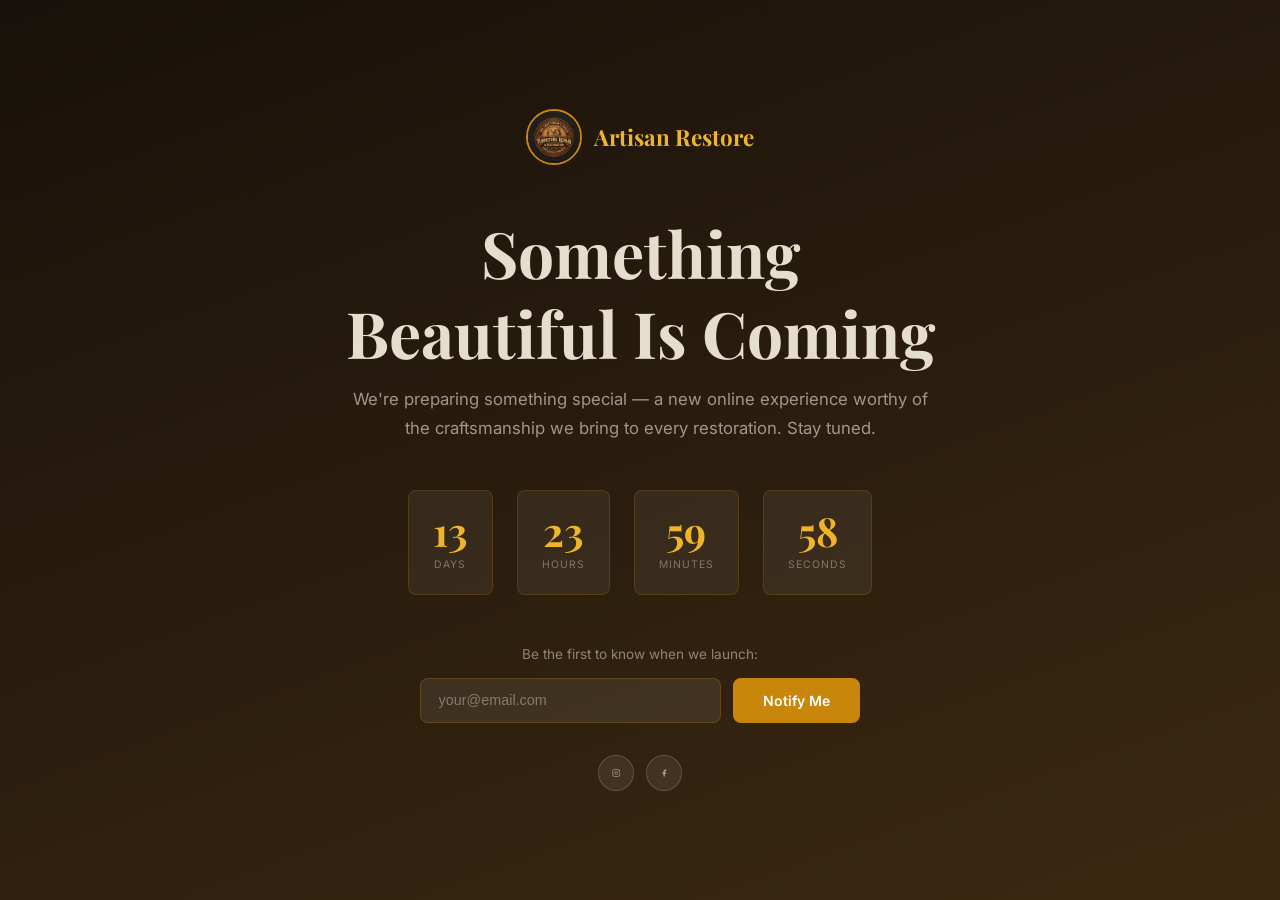
<file: coming-soon.html>
<!DOCTYPE html>
<html lang="en" dir="ltr" data-theme="light">
<head>
<meta charset="UTF-8"><meta name="viewport" content="width=device-width, initial-scale=1.0">
<title>Coming Soon — Artisan Restore</title>
<link rel="icon" href="images/logo.png" type="image/png">
<link rel="stylesheet" href="style.css">
<style>
body{min-height:100vh;display:flex;align-items:center;justify-content:center;background:var(--walnut);text-align:center;padding:2rem;position:relative;overflow:hidden;}
.bg-img{position:absolute;inset:0;background:url('https://loremflickr.com/1600/900/furniture,antique?lock=5013') center/cover no-repeat;opacity:0.5;}
.overlay{position:absolute;inset:0;background:linear-gradient(160deg,rgba(22,16,10,.95),rgba(60,40,15,.85));}
.content{position:relative;z-index:1;max-width:600px;}
.cs-logo{display:flex;align-items:center;justify-content:center;gap:.75rem;margin-bottom:3rem;}
.cs-logo img{width:56px;height:56px;border-radius:50%;border:2px solid var(--primary);}
.cs-logo span{font-family:'Playfair Display',serif;font-size:1.4rem;color:var(--primary-lt);font-weight:700;}
h1{color:rgba(240,233,216,.95);margin-bottom:.75rem;}
.cs-sub{color:rgba(240,233,216,.6);font-size:1.05rem;margin-bottom:3rem;line-height:1.7;}
.countdown{display:flex;gap:1.5rem;justify-content:center;margin-bottom:3rem;flex-wrap:wrap;}
.cd-block{background:rgba(255,255,255,.06);border:1px solid rgba(200,134,10,.2);border-radius:var(--radius-md);padding:1.25rem 1.5rem;min-width:80px;}
.cd-num{font-family:'Playfair Display',serif;font-size:2.5rem;font-weight:700;color:var(--primary-lt);line-height:1;}
.cd-lbl{font-size:.65rem;text-transform:uppercase;letter-spacing:.1em;color:rgba(240,233,216,.4);margin-top:.3rem;}
.cs-form{display:flex;gap:.75rem;max-width:440px;margin:0 auto 2rem;}
.cs-form input{flex:1;padding:.75rem 1.1rem;background:rgba(255,255,255,.08);border:1.5px solid rgba(200,134,10,.25);border-radius:var(--radius-md);color:var(--white);font-size:.9rem;outline:none;}
.cs-form input::placeholder{color:rgba(240,233,216,.4);}
.cs-form input:focus{border-color:var(--primary);}
.cs-social{display:flex;gap:.75rem;justify-content:center;}
@media(max-width:480px){.cs-form{flex-direction:column;}.countdown{gap:1rem;}}
</style>
</head>
<body>
<div class="bg-img"></div>
<div class="overlay"></div>
<div class="content">
  <div class="cs-logo">
    <img src="images/logo.png" alt="Logo">
    <span>Artisan Restore</span>
  </div>
  <h1>Something Beautiful Is Coming</h1>
  <p class="cs-sub">We're preparing something special — a new online experience worthy of the craftsmanship we bring to every restoration. Stay tuned.</p>
  <div class="countdown" id="countdown">
    <div class="cd-block"><div class="cd-num" id="cd-days">14</div><div class="cd-lbl">Days</div></div>
    <div class="cd-block"><div class="cd-num" id="cd-hrs">08</div><div class="cd-lbl">Hours</div></div>
    <div class="cd-block"><div class="cd-num" id="cd-min">32</div><div class="cd-lbl">Minutes</div></div>
    <div class="cd-block"><div class="cd-num" id="cd-sec">00</div><div class="cd-lbl">Seconds</div></div>
  </div>
  <p style="color:rgba(240,233,216,.5);font-size:.85rem;margin-bottom:.75rem;">Be the first to know when we launch:</p>
  <div class="cs-form">
    <input type="email" placeholder="your@email.com">
    <button class="btn btn-primary">Notify Me</button>
  </div>
  <div class="cs-social">
    <a href="#" class="ctrl-btn" style="width:36px;height:36px;border-radius:50%;background:rgba(255,255,255,.08);border:1px solid rgba(255,255,255,.15);color:rgba(240,233,216,.6);" aria-label="Instagram">
      <svg width="16" height="16" viewBox="0 0 24 24" fill="none" stroke="currentColor" stroke-width="2"><rect x="2" y="2" width="20" height="20" rx="5"/><circle cx="12" cy="12" r="4"/><circle cx="17.5" cy="6.5" r="1" fill="currentColor" stroke="none"/></svg>
    </a>
    <a href="#" class="ctrl-btn" style="width:36px;height:36px;border-radius:50%;background:rgba(255,255,255,.08);border:1px solid rgba(255,255,255,.15);color:rgba(240,233,216,.6);" aria-label="Facebook">
      <svg width="16" height="16" viewBox="0 0 24 24" fill="currentColor"><path d="M18 2h-3a5 5 0 0 0-5 5v3H7v4h3v8h4v-8h3l1-4h-4V7a1 1 0 0 1 1-1h3z"/></svg>
    </a>
  </div>
</div>
<script>
const t=localStorage.getItem('ar-theme')||'light';
document.documentElement.setAttribute('data-theme',t);
// Countdown
const launch=new Date(Date.now()+14*24*60*60*1000);
function tick(){
  const diff=launch-Date.now();
  if(diff<=0)return;
  const d=Math.floor(diff/864e5),h=Math.floor((diff%864e5)/36e5),m=Math.floor((diff%36e5)/6e4),s=Math.floor((diff%6e4)/1e3);
  document.getElementById('cd-days').textContent=String(d).padStart(2,'0');
  document.getElementById('cd-hrs').textContent=String(h).padStart(2,'0');
  document.getElementById('cd-min').textContent=String(m).padStart(2,'0');
  document.getElementById('cd-sec').textContent=String(s).padStart(2,'0');
}
tick();setInterval(tick,1000);
</script>
</body>
</html>
</file>
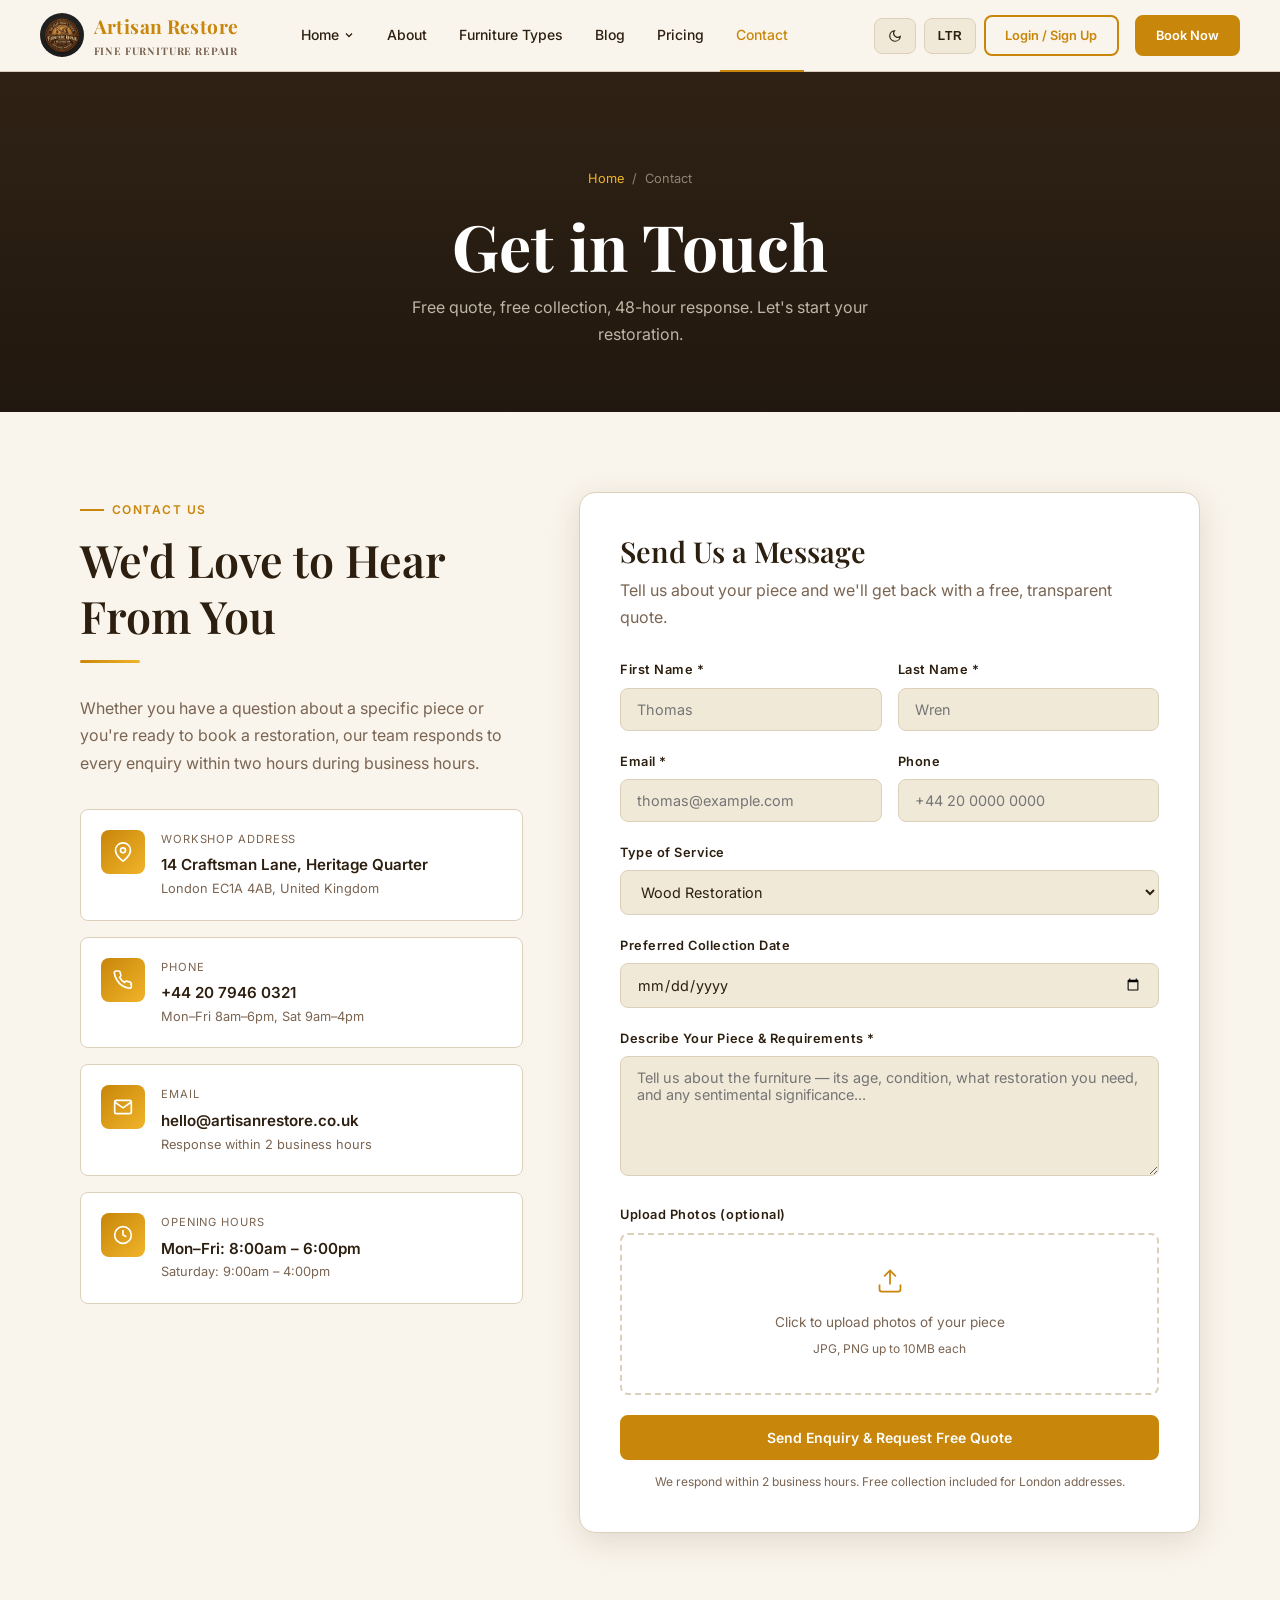
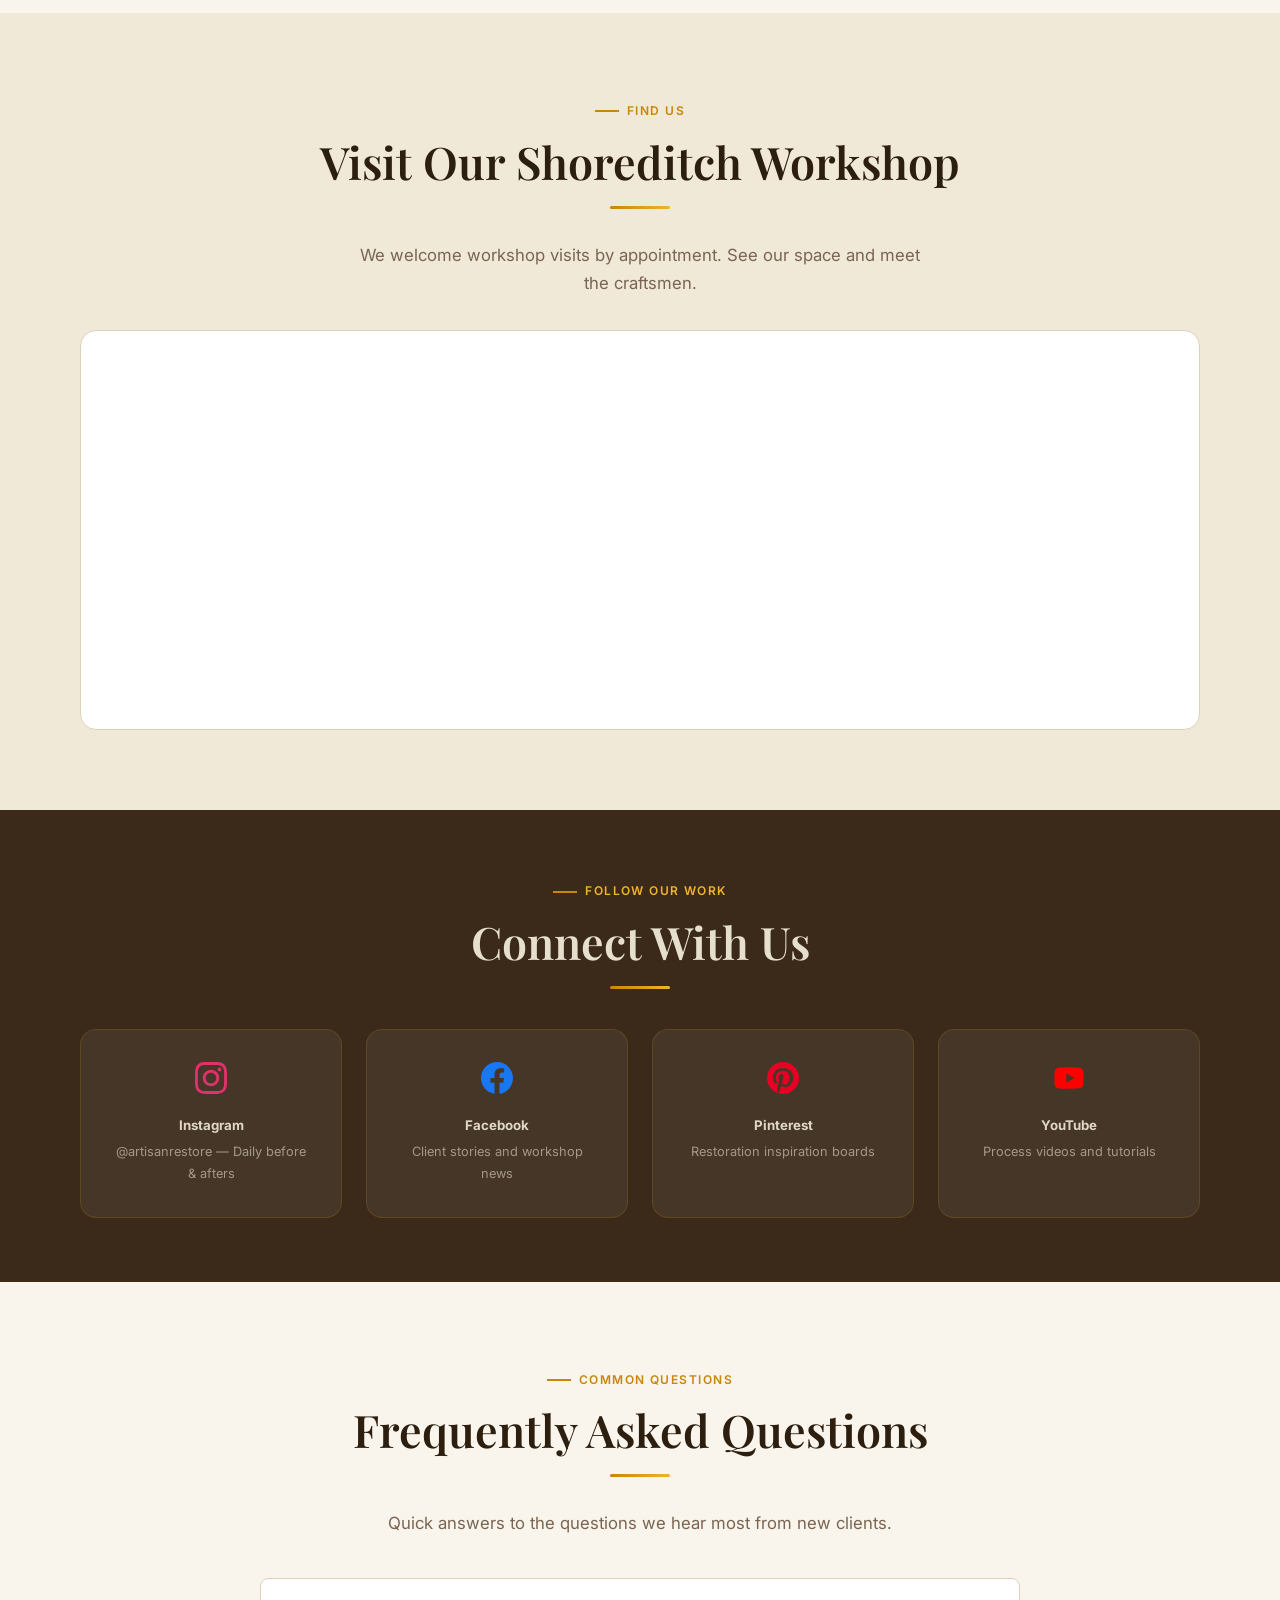
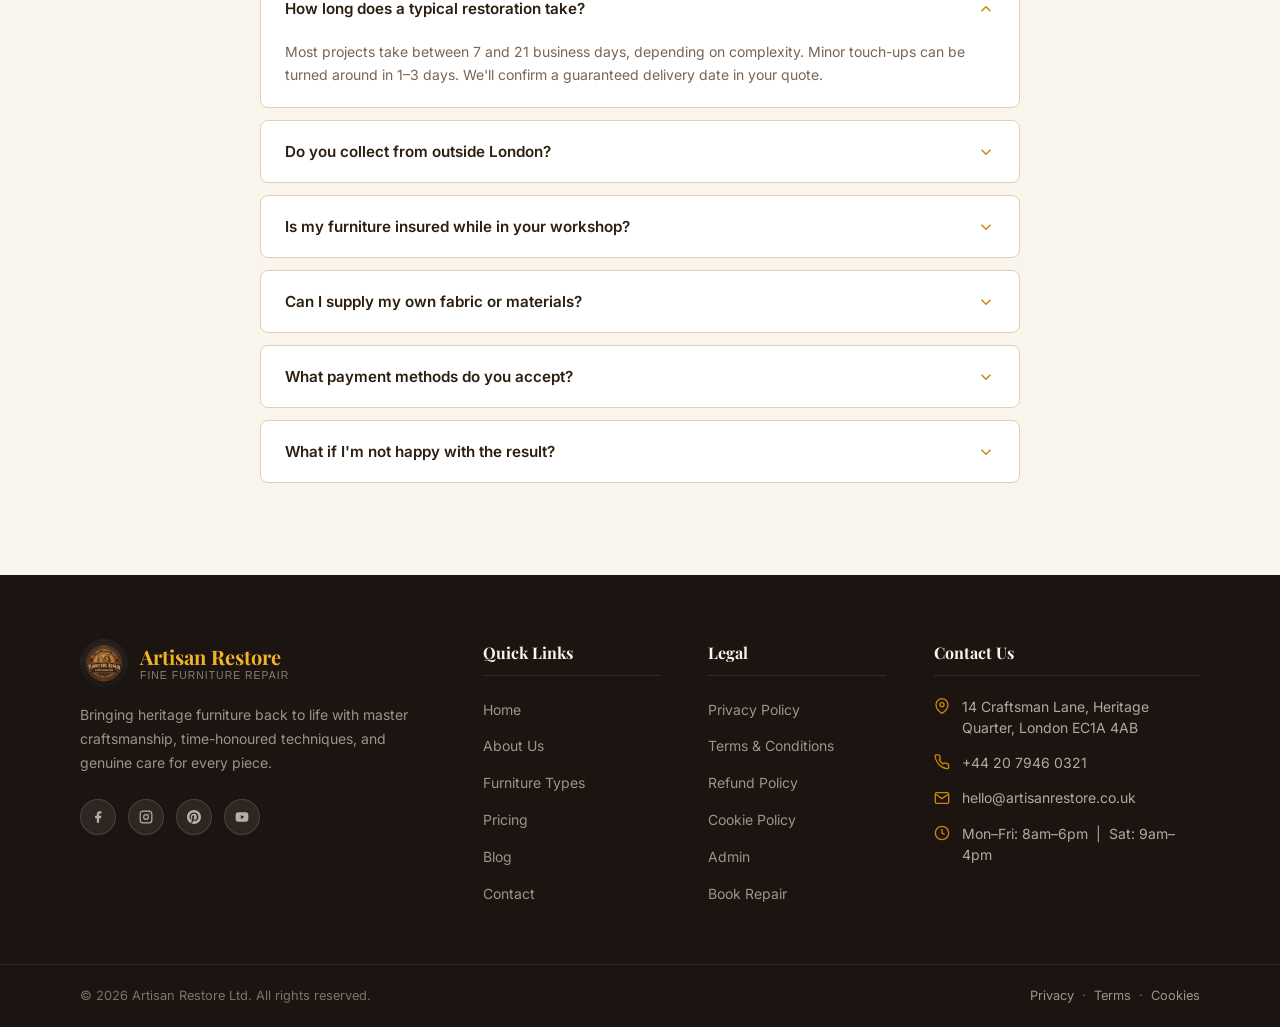
<file: contact.html>
<!DOCTYPE html>
<html lang="en" dir="ltr" data-theme="light">
<head>
<meta charset="UTF-8"><meta name="viewport" content="width=device-width, initial-scale=1.0">
<title>Contact Artisan Restore — Book a Furniture Restoration</title>
<meta name="description" content="Contact Artisan Restore to book a furniture repair or restoration. Free collection, free quote, London's finest craftsmen.">
<link rel="icon" href="images/logo.png" type="image/png">
<link rel="stylesheet" href="style.css">
<style>
.page-hero{padding:6rem 0 4rem;background:var(--walnut);position:relative;overflow:hidden;}
.page-hero-bg{position:absolute;inset:0;background-size:cover;background-position:center;opacity: 1;}
.page-hero-overlay{position:absolute;inset:0;background:linear-gradient(to bottom,rgba(22,16,10,.3),rgba(22,16,10,.7));}
.page-hero-content{position:relative;z-index:1;text-align:center;color:var(--white);}
.page-hero-content h1{color:var(--white);}
.breadcrumb{display:flex;align-items:center;justify-content:center;gap:.5rem;font-size:.8rem;color:rgba(240,233,216,.5);margin-bottom:1rem;}
.breadcrumb a{color:var(--primary-lt);}

/* contact grid */
.contact-grid{display:grid;grid-template-columns:1fr 1.4fr;gap:3.5rem;align-items:start;}
.contact-info h2{margin-bottom:.75rem;}
.contact-info p{margin-bottom:2rem;}
.info-card{display:flex;gap:1rem;align-items:flex-start;padding:1.25rem;background:var(--surface);border:1px solid var(--border);border-radius:var(--radius-md);margin-bottom:1rem;transition:var(--transition);}
.info-card:hover{border-color:var(--primary);transform:translateX(4px);}
.info-icon{width:44px;height:44px;border-radius:var(--radius-md);background:linear-gradient(135deg,var(--primary),var(--primary-lt));display:flex;align-items:center;justify-content:center;flex-shrink:0;color:var(--white);}
.info-label{font-size:.7rem;text-transform:uppercase;letter-spacing:.08em;color:var(--text-muted);margin-bottom:.2rem;}
.info-value{font-weight:600;font-size:.95rem;color:var(--text);}
.info-sub{font-size:.8rem;color:var(--text-muted);}

/* contact form card */
.contact-form-card{background:var(--surface);border:1px solid var(--border);border-radius:var(--radius-lg);padding:2.5rem;box-shadow:var(--shadow-md);}
.contact-form-card h3{margin-bottom:.5rem;}
.contact-form-card>p{margin-bottom:1.75rem;}
.form-row{display:grid;grid-template-columns:1fr 1fr;gap:1rem;}
.form-file{border:2px dashed var(--border);border-radius:var(--radius-md);padding:2rem;text-align:center;cursor:pointer;transition:var(--transition);}
.form-file:hover{border-color:var(--primary);background:rgba(200,134,10,.03);}
.form-file svg{color:var(--primary);margin-bottom:.5rem;}
.form-file p{font-size:.85rem;margin:0;}
.form-file small{font-size:.75rem;color:var(--text-muted);}

/* map placeholder */
.map-section{background:var(--bg2);}
.map-box{border-radius:var(--radius-lg);overflow:hidden;height:400px;position:relative;background:var(--surface);border:1px solid var(--border);}
.map-placeholder{width:100%;height:100%;object-fit:cover;opacity:.6;}
.map-pin{position:absolute;top:50%;left:50%;transform:translate(-50%,-50%);background:var(--primary);color:var(--white);padding:.75rem 1.25rem;border-radius:var(--radius-md);font-size:.9rem;font-weight:600;box-shadow:var(--shadow-md);white-space:nowrap;}
.map-pin::after{content:'';position:absolute;top:100%;left:50%;transform:translateX(-50%);border:8px solid transparent;border-top-color:var(--primary);}

/* social connect */
.social-section{background:var(--walnut);padding:4rem 0;}
.social-grid{display:grid;grid-template-columns:repeat(4,1fr);gap:1.5rem;margin-top:2.5rem;}
.soc-card{background:rgba(255,255,255,.06);border:1px solid rgba(200,134,10,.2);border-radius:var(--radius-lg);padding:2rem;text-align:center;transition:var(--transition);}
.soc-card:hover{background:rgba(200,134,10,.12);border-color:var(--primary);transform:translateY(-4px);}
.soc-card svg{margin-bottom:.75rem;transition:color 0.25s;}
.soc-card.instagram svg{color:#E1306C;}
.soc-card.facebook svg{color:#1877F2;}
.soc-card.pinterest svg{color:#E60023;}
.soc-card.youtube svg{color:#FF0000;}
.soc-card h5{color:rgba(240,233,216,.9);margin-bottom:.3rem;}
.soc-card p{font-size:.8rem;color:rgba(240,233,216,.55);}

@media(max-width:1024px){.contact-grid{grid-template-columns:1fr;}.social-grid{grid-template-columns:repeat(2,1fr);}}
@media(max-width:768px){.form-row{grid-template-columns:1fr;}.social-grid{grid-template-columns:1fr;}}
@media(max-width:480px){
  .page-hero{padding:4rem 0 2rem;}
  .contact-grid{gap:1.5rem;}
  .contact-form-card{padding:1.25rem;}
  .info-card{padding:1rem;gap:.75rem;}
  .map-box{height:250px;}
  .social-section{padding:2.5rem 0;}
}
</style>
</head>
<body>
<div id="nav-placeholder"></div>
<main class="page-content">

  <!-- §1 PAGE HERO -->
  <section class="page-hero">
    <div class="page-hero-bg" style="background-image:url('https://loremflickr.com/1600/900/furniture,antique?lock=5014');"></div>
    <div class="page-hero-overlay"></div>
    <div class="container page-hero-content">
      <nav class="breadcrumb"><a href="index.html">Home</a><span>/</span><span>Contact</span></nav>
      <h1>Get in Touch</h1>
      <p style="color:rgba(240,233,216,.75);max-width:480px;margin:.5rem auto 0;">Free quote, free collection, 48-hour response. Let's start your restoration.</p>
    </div>
  </section>

  <!-- §2 CONTACT FORM + INFO -->
  <section style="background:var(--bg);">
    <div class="container">
      <div class="contact-grid">
        <div class="contact-info">
          <span class="section-label">Contact Us</span>
          <h2 class="section-title">We'd Love to Hear From You</h2>
          <div class="divider"></div>
          <p>Whether you have a question about a specific piece or you're ready to book a restoration, our team responds to every enquiry within two hours during business hours.</p>

          <div class="info-card">
            <div class="info-icon"><svg width="20" height="20" viewBox="0 0 24 24" fill="none" stroke="currentColor" stroke-width="2"><path d="M21 10c0 7-9 13-9 13S3 17 3 10a9 9 0 0 1 18 0z"/><circle cx="12" cy="10" r="3"/></svg></div>
            <div><div class="info-label">Workshop Address</div><div class="info-value">14 Craftsman Lane, Heritage Quarter</div><div class="info-sub">London EC1A 4AB, United Kingdom</div></div>
          </div>
          <div class="info-card">
            <div class="info-icon"><svg width="20" height="20" viewBox="0 0 24 24" fill="none" stroke="currentColor" stroke-width="2"><path d="M22 16.92v3a2 2 0 0 1-2.18 2 19.79 19.79 0 0 1-8.63-3.07A19.5 19.5 0 0 1 4.69 12 19.79 19.79 0 0 1 1.61 3.41 2 2 0 0 1 3.6 1.21h3a2 2 0 0 1 2 1.72 12.84 12.84 0 0 0 .7 2.81 2 2 0 0 1-.45 2.11L7.91 8.91a16 16 0 0 0 6 6l.86-.86a2 2 0 0 1 2.11-.45 12.84 12.84 0 0 0 2.81.7A2 2 0 0 1 21.64 16.92z"/></svg></div>
            <div><div class="info-label">Phone</div><div class="info-value">+44 20 7946 0321</div><div class="info-sub">Mon–Fri 8am–6pm, Sat 9am–4pm</div></div>
          </div>
          <div class="info-card">
            <div class="info-icon"><svg width="20" height="20" viewBox="0 0 24 24" fill="none" stroke="currentColor" stroke-width="2"><path d="M4 4h16c1.1 0 2 .9 2 2v12c0 1.1-.9 2-2 2H4c-1.1 0-2-.9-2-2V6c0-1.1.9-2 2-2z"/><polyline points="22,6 12,13 2,6"/></svg></div>
            <div><div class="info-label">Email</div><div class="info-value">hello@artisanrestore.co.uk</div><div class="info-sub">Response within 2 business hours</div></div>
          </div>
          <div class="info-card">
            <div class="info-icon"><svg width="20" height="20" viewBox="0 0 24 24" fill="none" stroke="currentColor" stroke-width="2"><circle cx="12" cy="12" r="10"/><polyline points="12 6 12 12 16 14"/></svg></div>
            <div><div class="info-label">Opening Hours</div><div class="info-value">Mon–Fri: 8:00am – 6:00pm</div><div class="info-sub">Saturday: 9:00am – 4:00pm</div></div>
          </div>
        </div>

        <div class="contact-form-card">
          <h3>Send Us a Message</h3>
          <p>Tell us about your piece and we'll get back with a free, transparent quote.</p>
          <form onsubmit="return false;">
            <div class="form-row">
              <div class="form-group"><label class="form-label">First Name *</label><input class="form-control" type="text" placeholder="Thomas" required></div>
              <div class="form-group"><label class="form-label">Last Name *</label><input class="form-control" type="text" placeholder="Wren" required></div>
            </div>
            <div class="form-row">
              <div class="form-group"><label class="form-label">Email *</label><input class="form-control" type="email" placeholder="thomas@example.com" required></div>
              <div class="form-group"><label class="form-label">Phone</label><input class="form-control" type="tel" placeholder="+44 20 0000 0000"></div>
            </div>
            <div class="form-group">
              <label class="form-label">Type of Service</label>
              <select class="form-control">
                <option>Wood Restoration</option>
                <option>Upholstery &amp; Fabric</option>
                <option>Antique Conservation</option>
                <option>Structural Repair</option>
                <option>General Enquiry</option>
              </select>
            </div>
            <div class="form-group">
              <label class="form-label">Preferred Collection Date</label>
              <input class="form-control" type="date">
            </div>
            <div class="form-group"><label class="form-label">Describe Your Piece &amp; Requirements *</label><textarea class="form-control" rows="4" placeholder="Tell us about the furniture — its age, condition, what restoration you need, and any sentimental significance..." required></textarea></div>
            <div class="form-group">
              <label class="form-label">Upload Photos (optional)</label>
              <div class="form-file" onclick="document.getElementById('photoUpload').click()">
                <svg width="28" height="28" viewBox="0 0 24 24" fill="none" stroke="currentColor" stroke-width="1.5"><path d="M21 15v4a2 2 0 0 1-2 2H5a2 2 0 0 1-2-2v-4"/><polyline points="17 8 12 3 7 8"/><line x1="12" y1="3" x2="12" y2="15"/></svg>
                <p>Click to upload photos of your piece</p>
                <small>JPG, PNG up to 10MB each</small>
                <input type="file" id="photoUpload" multiple accept="image/*" style="display:none;">
              </div>
            </div>
            <button type="submit" class="btn btn-primary" style="width:100%;">Send Enquiry &amp; Request Free Quote</button>
            <p style="text-align:center;font-size:.75rem;margin-top:.75rem;">We respond within 2 business hours. Free collection included for London addresses.</p>
          </form>
        </div>
      </div>
    </div>
  </section>

  <!-- §3 MAP -->
  <section class="map-section">
    <div class="container">
      <div class="text-center" style="margin-bottom:2rem;">
        <span class="section-label">Find Us</span>
        <h2 class="section-title">Visit Our Shoreditch Workshop</h2>
        <div class="divider"></div>
        <p class="section-sub">We welcome workshop visits by appointment. See our space and meet the craftsmen.</p>
      </div>
      <div class="map-box">
        <iframe src="https://www.google.com/maps/embed?pb=!1m18!1m12!1m3!1d39722.906935759715!2d-0.0988629235084931!3d51.522510910168474!2m3!1f0!2f0!3f0!3m2!1i1024!2i768!4f13.1!3m3!1m2!1s0x48761b570220d6ab%3A0x6b24d9c7d425c28!2sShoreditch%2C%20London%2C%20UK!5e0!3m2!1sen!2sus!4v1714571830219!5m2!1sen!2sus" width="100%" height="100%" style="border:0;" allowfullscreen="" loading="lazy" referrerpolicy="no-referrer-when-downgrade"></iframe>
      </div>
    </div>
  </section>

  <!-- §4 SOCIAL CONNECT -->
  <section class="social-section">
    <div class="container">
      <div class="text-center">
        <span class="section-label" style="color:var(--primary-lt);">Follow Our Work</span>
        <h2 class="section-title" style="color:rgba(240,233,216,.95);">Connect With Us</h2>
        <div class="divider" style="margin:1rem auto 0;"></div>
      </div>
      <div class="social-grid">
        <a href="#" class="soc-card instagram"><svg width="32" height="32" viewBox="0 0 24 24" fill="currentColor"><path d="M12 2.163c3.204 0 3.584.012 4.85.07 3.252.148 4.771 1.691 4.919 4.919.058 1.265.069 1.645.069 4.849 0 3.205-.012 3.584-.069 4.849-.149 3.225-1.664 4.771-4.919 4.919-1.266.058-1.644.07-4.85.07-3.204 0-3.584-.012-4.849-.07-3.26-.149-4.771-1.699-4.919-4.92-.058-1.265-.07-1.644-.07-4.849 0-3.204.013-3.583.07-4.849.149-3.227 1.664-4.771 4.919-4.919 1.266-.057 1.645-.069 4.849-.069zm0-2.163c-3.259 0-3.667.014-4.947.072-4.358.2-6.78 2.618-6.98 6.98-.059 1.281-.073 1.689-.073 4.948 0 3.259.014 3.668.072 4.948.2 4.358 2.618 6.78 6.98 6.98 1.281.058 1.689.072 4.948.072 3.259 0 3.668-.014 4.948-.072 4.354-.2 6.782-2.618 6.979-6.98.059-1.28.073-1.689.073-4.948 0-3.259-.014-3.667-.072-4.947-.196-4.354-2.617-6.78-6.979-6.98-1.281-.059-1.69-.073-4.949-.073zm0 5.838c-3.403 0-6.162 2.759-6.162 6.162s2.759 6.163 6.162 6.163 6.162-2.759 6.162-6.163c0-3.403-2.759-6.162-6.162-6.162zm0 10.162c-2.209 0-4-1.79-4-4 0-2.209 1.791-4 4-4s4 1.791 4 4c0 2.21-1.791 4-4 4zm6.406-11.845c-.796 0-1.441.645-1.441 1.44s.645 1.44 1.441 1.44c.795 0 1.439-.645 1.439-1.44s-.644-1.44-1.439-1.44z"/></svg><h5>Instagram</h5><p>@artisanrestore — Daily before &amp; afters</p></a>
        <a href="#" class="soc-card facebook"><svg width="32" height="32" viewBox="0 0 24 24" fill="currentColor"><path d="M24 12.073c0-6.627-5.373-12-12-12s-12 5.373-12 12c0 5.99 4.388 10.954 10.125 11.854v-8.385H7.078v-3.469h3.047V9.43c0-3.007 1.792-4.669 4.533-4.669 1.312 0 2.686.235 2.686.235v2.953H15.83c-1.491 0-1.956.925-1.956 1.874v2.25h3.328l-.532 3.469h-2.796v8.385C19.612 23.027 24 18.062 24 12.073z"/></svg><h5>Facebook</h5><p>Client stories and workshop news</p></a>
        <a href="#" class="soc-card pinterest"><svg width="32" height="32" viewBox="0 0 24 24" fill="currentColor"><path d="M12 0C5.373 0 0 5.373 0 12c0 5.084 3.163 9.426 7.627 11.174-.105-.949-.2-2.405.042-3.441.218-.937 1.407-5.965 1.407-5.965s-.359-.719-.359-1.782c0-1.668.967-2.914 2.171-2.914 1.023 0 1.518.769 1.518 1.69 0 1.029-.655 2.568-.994 3.995-.283 1.194.599 2.169 1.777 2.169 2.133 0 3.772-2.249 3.772-5.495 0-2.873-2.064-4.882-5.012-4.882-3.414 0-5.418 2.561-5.418 5.207 0 1.031.397 2.138.893 2.738.098.119.112.224.083.345l-.333 1.36c-.053.22-.174.267-.402.161-1.499-.698-2.436-2.889-2.436-4.649 0-3.785 2.75-7.262 7.929-7.262 4.163 0 7.398 2.967 7.398 6.931 0 4.136-2.607 7.464-6.227 7.464-1.216 0-2.359-.632-2.75-1.378l-.748 2.853c-.271 1.043-1.002 2.35-1.492 3.146C9.57 23.812 10.763 24 12 24c6.627 0 12-5.373 12-12S18.627 0 12 0z"/></svg><h5>Pinterest</h5><p>Restoration inspiration boards</p></a>
        <a href="#" class="soc-card youtube"><svg width="32" height="32" viewBox="0 0 24 24" fill="currentColor"><path d="M22.54 6.42a2.78 2.78 0 0 0-1.95-1.96C18.88 4 12 4 12 4s-6.88 0-8.59.46a2.78 2.78 0 0 0-1.95 1.96A29 29 0 0 0 1 12a29 29 0 0 0 .46 5.58A2.78 2.78 0 0 0 3.41 19.6C5.12 20 12 20 12 20s6.88 0 8.59-.46a2.78 2.78 0 0 0 1.95-1.95A29 29 0 0 0 23 12a29 29 0 0 0-.46-5.58zM10 15.5v-7l6 3.5-6 3.5z"/></svg><h5>YouTube</h5><p>Process videos and tutorials</p></a>
      </div>
    </div>
  </section>

  <!-- §5 FAQ SECTION -->
  <section style="background:var(--bg);">
    <div class="container">
      <div class="text-center">
        <span class="section-label">Common Questions</span>
        <h2 class="section-title">Frequently Asked Questions</h2>
        <div class="divider"></div>
        <p class="section-sub">Quick answers to the questions we hear most from new clients.</p>
      </div>
      <div class="faq-wrap">
        <div class="faq-item open">
          <div class="faq-q">How long does a typical restoration take?<svg width="18" height="18" viewBox="0 0 24 24" fill="none" stroke="currentColor" stroke-width="2"><polyline points="6 9 12 15 18 9"/></svg></div>
          <div class="faq-a"><div class="faq-inner">Most projects take between 7 and 21 business days, depending on complexity. Minor touch-ups can be turned around in 1–3 days. We'll confirm a guaranteed delivery date in your quote.</div></div>
        </div>
        <div class="faq-item">
          <div class="faq-q">Do you collect from outside London?<svg width="18" height="18" viewBox="0 0 24 24" fill="none" stroke="currentColor" stroke-width="2"><polyline points="6 9 12 15 18 9"/></svg></div>
          <div class="faq-a"><div class="faq-inner">Greater London collection is free. For areas outside London, we can arrange insured courier collection at a flat rate of £45–£85 depending on distance. You're also welcome to bring the piece to our Shoreditch workshop.</div></div>
        </div>
        <div class="faq-item">
          <div class="faq-q">Is my furniture insured while in your workshop?<svg width="18" height="18" viewBox="0 0 24 24" fill="none" stroke="currentColor" stroke-width="2"><polyline points="6 9 12 15 18 9"/></svg></div>
          <div class="faq-a"><div class="faq-inner">Yes. All pieces in our care are covered by our comprehensive workshop insurance up to £50,000 per item. For higher-value antiques, we can arrange additional cover by prior agreement.</div></div>
        </div>
        <div class="faq-item">
          <div class="faq-q">Can I supply my own fabric or materials?<svg width="18" height="18" viewBox="0 0 24 24" fill="none" stroke="currentColor" stroke-width="2"><polyline points="6 9 12 15 18 9"/></svg></div>
          <div class="faq-a"><div class="faq-inner">Absolutely! We welcome client-supplied fabrics and materials. We'll provide a cutting guide before you purchase to ensure you order the correct quantity and grain direction.</div></div>
        </div>
        <div class="faq-item">
          <div class="faq-q">What payment methods do you accept?<svg width="18" height="18" viewBox="0 0 24 24" fill="none" stroke="currentColor" stroke-width="2"><polyline points="6 9 12 15 18 9"/></svg></div>
          <div class="faq-a"><div class="faq-inner">We accept bank transfer, all major credit/debit cards, and PayPal. For projects over £500, we offer a 50/50 split payment — half on approval, half on completion.</div></div>
        </div>
        <div class="faq-item">
          <div class="faq-q">What if I'm not happy with the result?<svg width="18" height="18" viewBox="0 0 24 24" fill="none" stroke="currentColor" stroke-width="2"><polyline points="6 9 12 15 18 9"/></svg></div>
          <div class="faq-a"><div class="faq-inner">We stand behind our work. If you're not completely satisfied, we'll re-do the work at no charge — no questions asked. All completed restorations carry a 12-month workmanship guarantee.</div></div>
        </div>
      </div>
    </div>
  </section>
  <style>
  .faq-wrap{max-width:760px;margin:2.5rem auto 0;}
  .faq-item{border:1px solid var(--border);border-radius:var(--radius-md);margin-bottom:.75rem;overflow:hidden;background:var(--surface);}
  .faq-q{display:flex;align-items:center;justify-content:space-between;padding:1.1rem 1.5rem;cursor:pointer;font-weight:600;font-size:.95rem;transition:background .25s;}
  .faq-q:hover{background:var(--bg2);}
  .faq-q svg{transition:transform .3s;color:var(--primary);flex-shrink:0;}
  .faq-item.open .faq-q svg{transform:rotate(180deg);}
  .faq-a{max-height:0;overflow:hidden;transition:max-height .4s ease;}
  .faq-item.open .faq-a{max-height:300px;}
  .faq-inner{padding:0 1.5rem 1.25rem;font-size:.875rem;color:var(--text-muted);line-height:1.7;}
  </style>

</main>
<div id="footer-placeholder"></div>
<script src="nav.js"></script>
<script>
document.querySelectorAll('.faq-q').forEach(q=>{
  q.addEventListener('click',()=>{
    const item=q.closest('.faq-item');
    const wasOpen=item.classList.contains('open');
    document.querySelectorAll('.faq-item').forEach(i=>i.classList.remove('open'));
    if(!wasOpen)item.classList.add('open');
  });
});
</script>
</body>
</html>
</file>
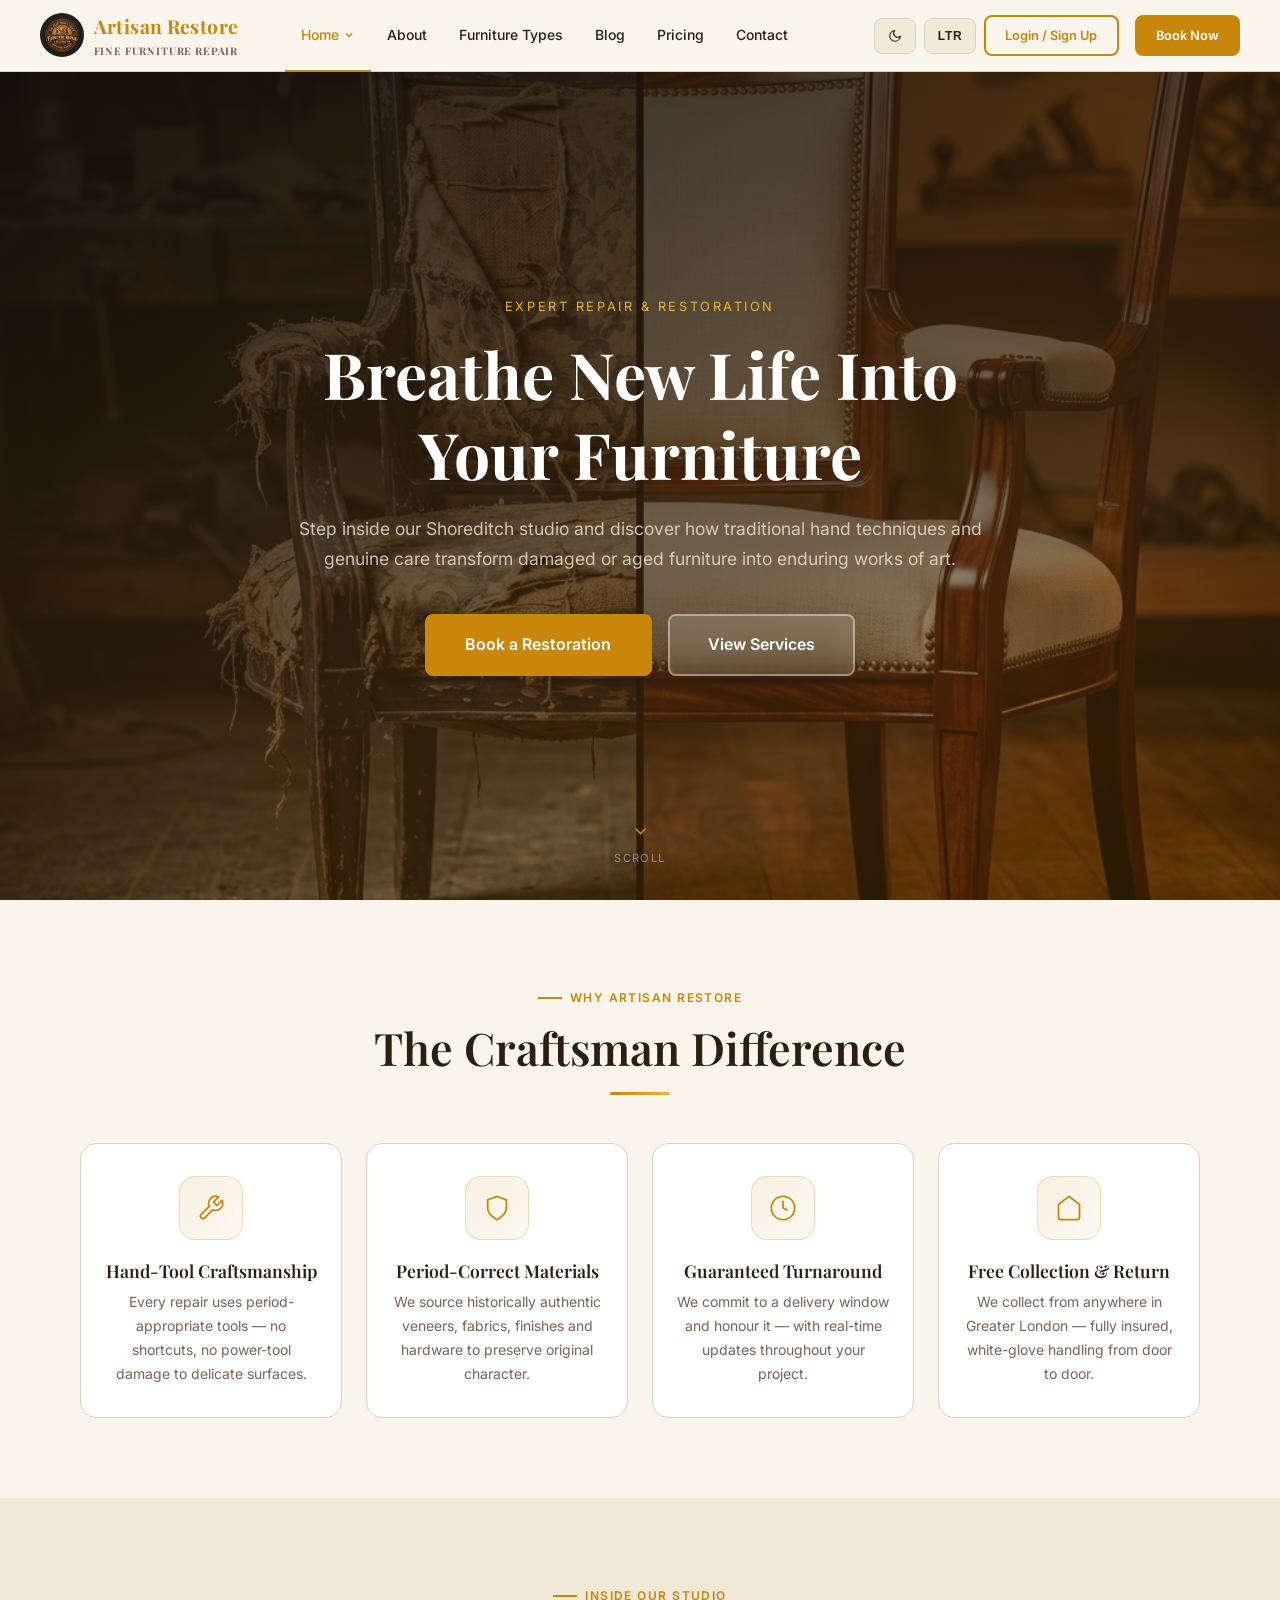
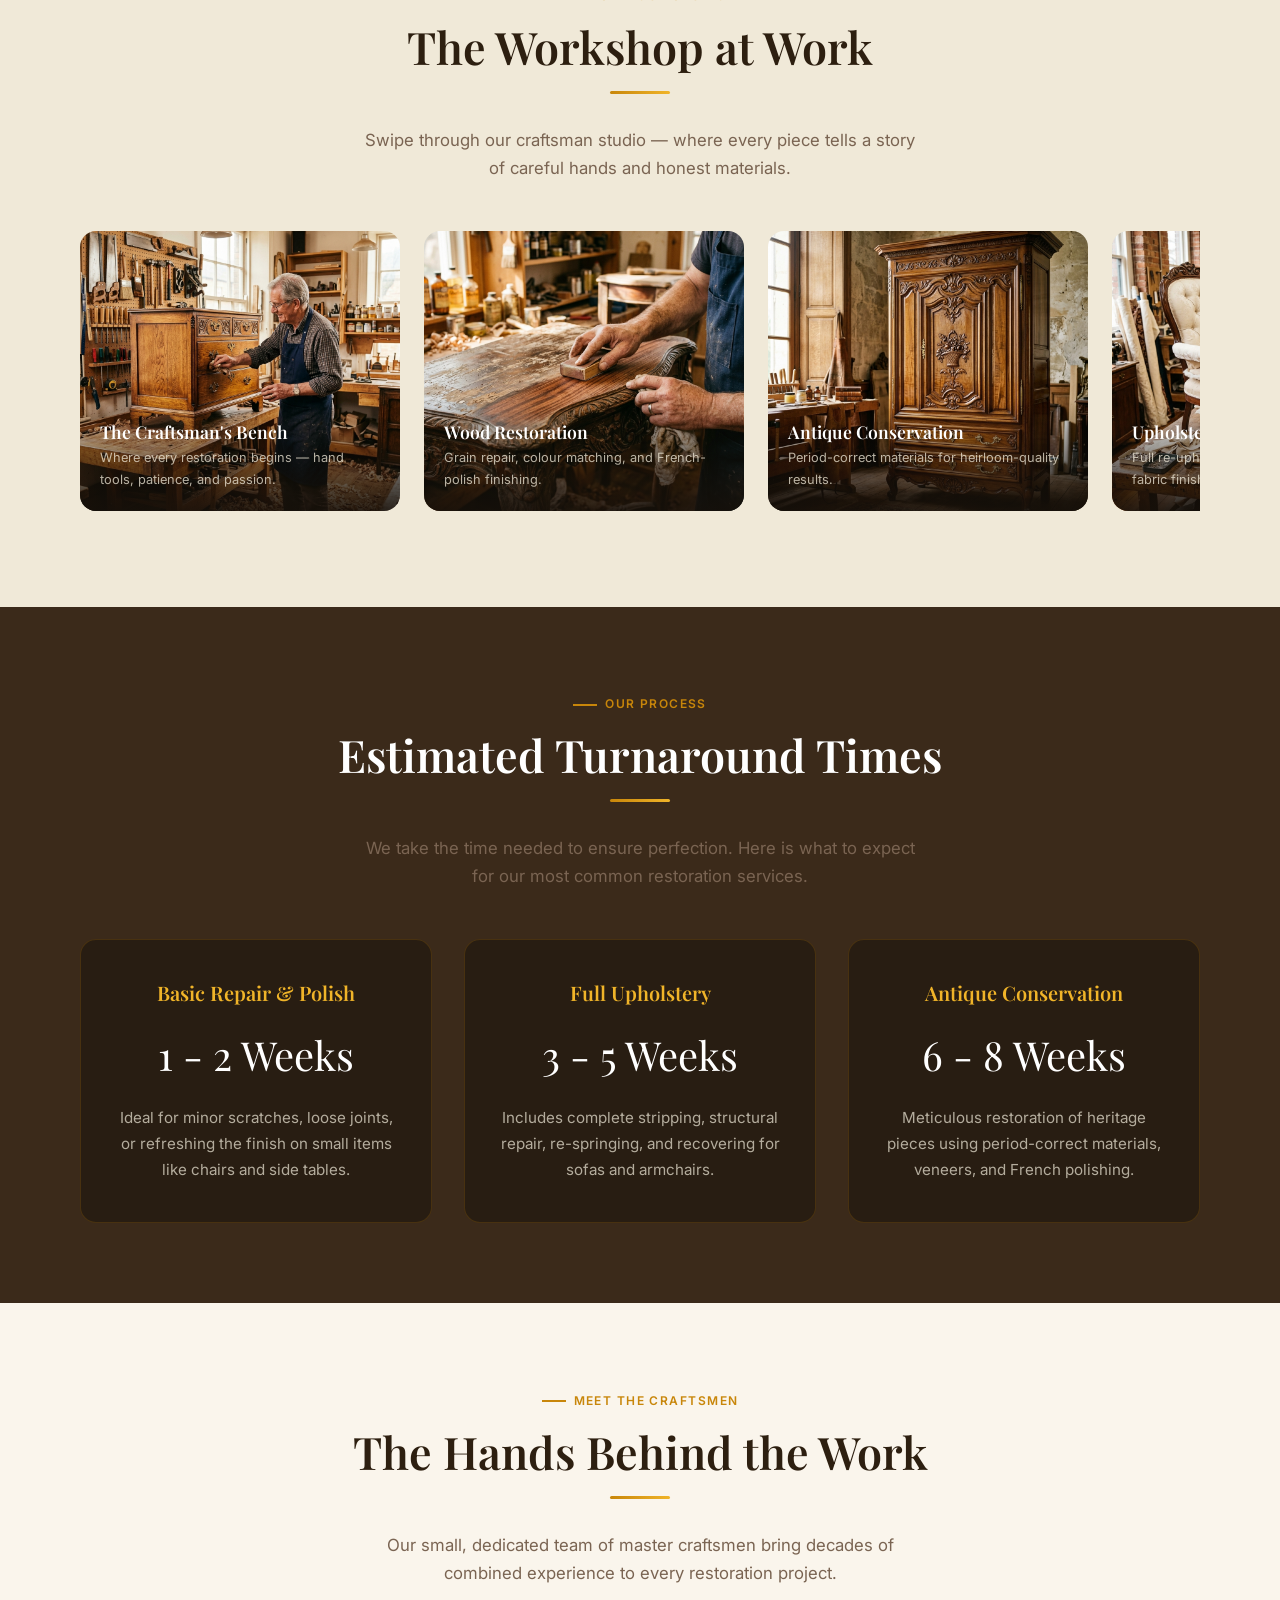
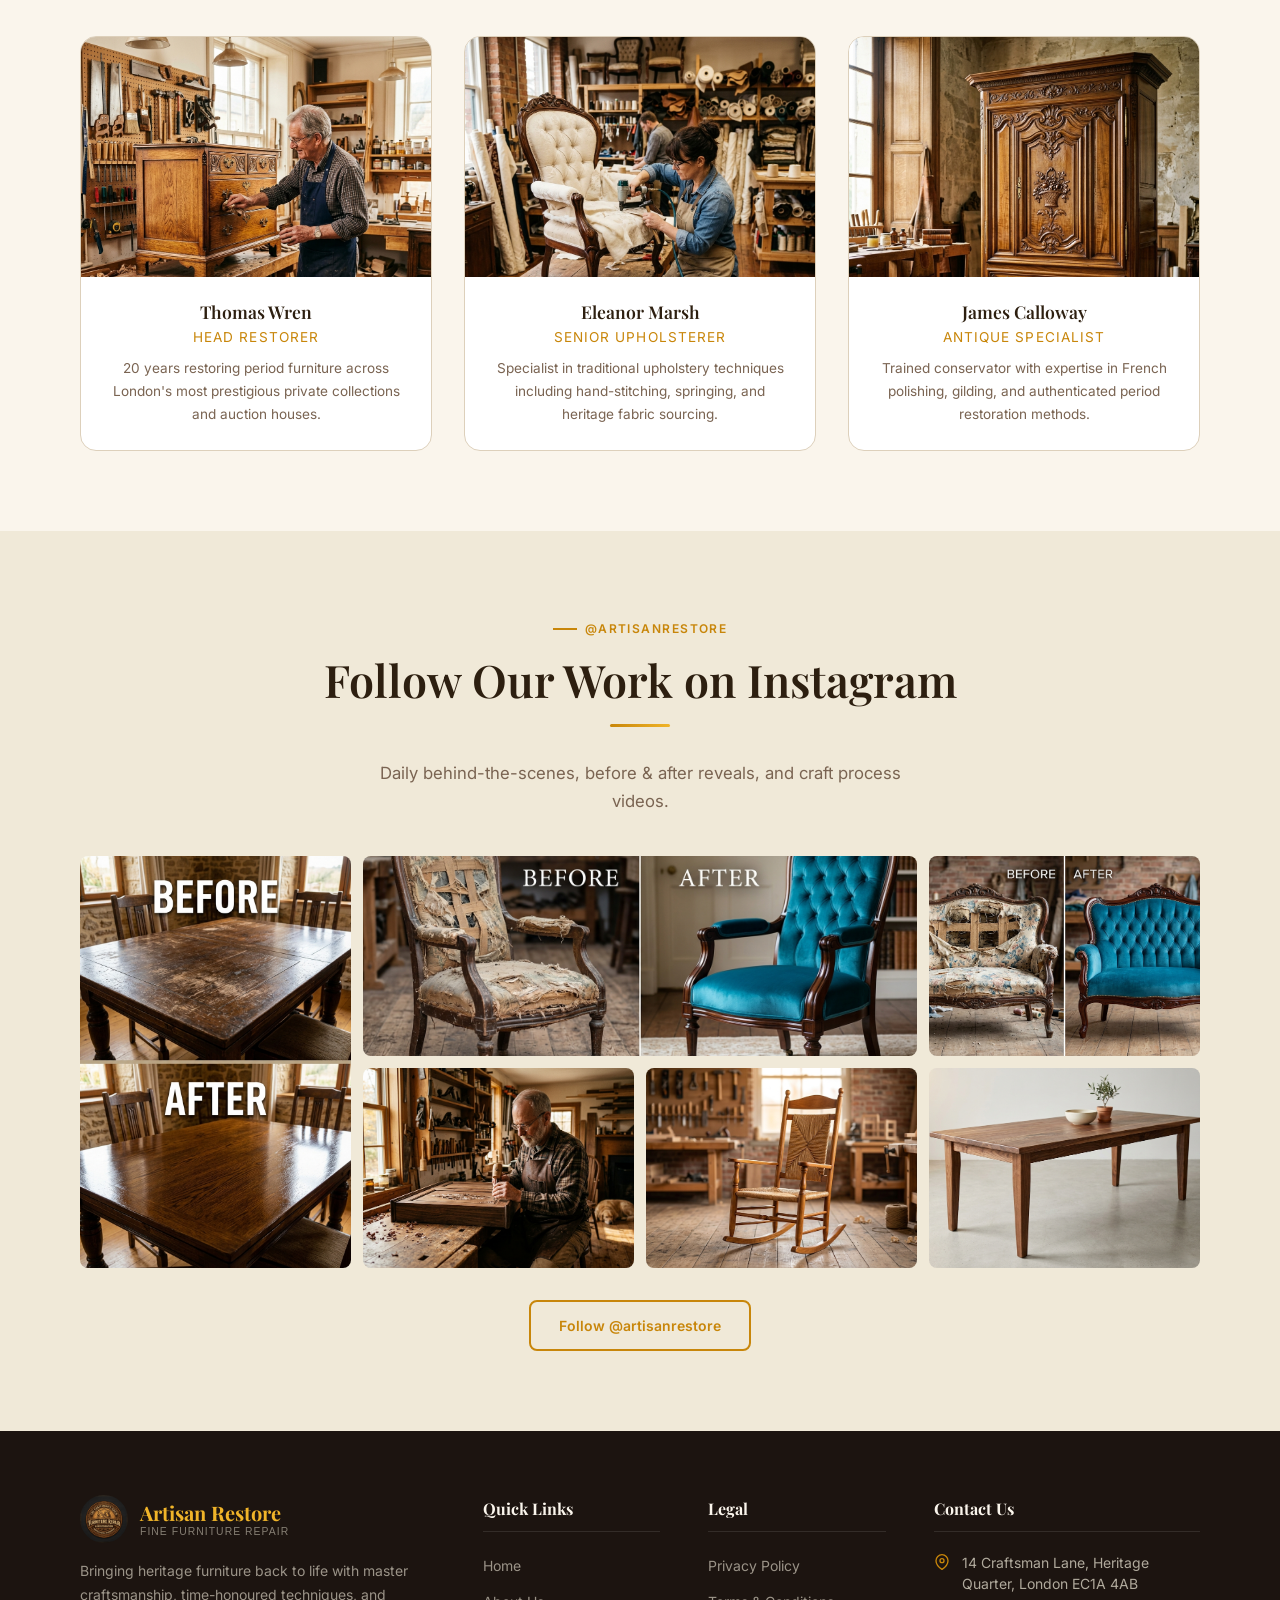
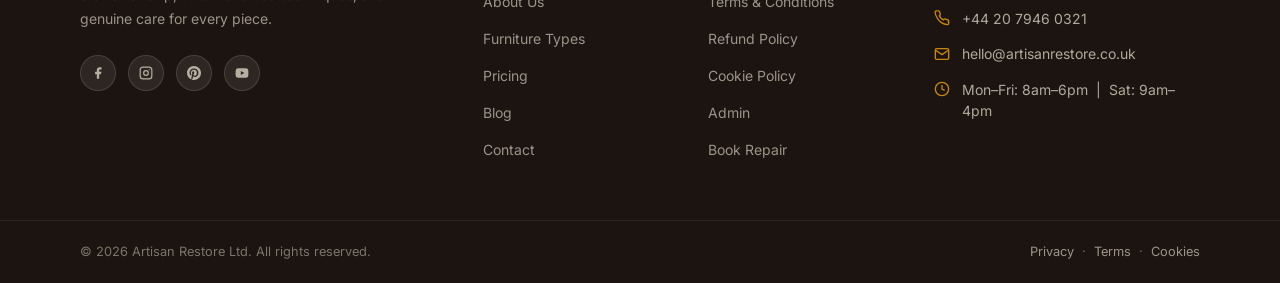
<file: home2.html>
<!DOCTYPE html>
<html lang="en" dir="ltr" data-theme="light">
<head>
<meta charset="UTF-8">
<meta name="viewport" content="width=device-width, initial-scale=1.0">
<title>Artisan Restore — Craftsman Studio | Home 2</title>
<meta name="description" content="Step inside the Artisan Restore craftsman studio. Discover our workshop ethos, heritage tools, and bespoke restoration process.">
<link rel="icon" href="images/logo.png" type="image/png">
<link rel="stylesheet" href="style.css">
<style>
/* §1 HERO – full-width cinematic */
.hero2{position:relative;min-height:calc(100vh - var(--nav-h));display:flex;align-items:center;justify-content:center;overflow:hidden;}
.hero2-bg{position:absolute;inset:0;background:url('images/hero-before-after.png') center/cover no-repeat;}
.hero2-overlay{position:absolute;inset:0;background:linear-gradient(160deg,rgba(22,16,10,.9) 0%,rgba(60,40,15,.7) 60%,rgba(200,134,10,.2) 100%);}
.hero2-content{position:relative;z-index:1;text-align:center;color:var(--white);max-width:780px;padding:2rem;}
.hero2-content .eyebrow{font-size:.8rem;letter-spacing:.2em;text-transform:uppercase;color:var(--primary-lt);margin-bottom:1rem;}
.hero2-content h1{color:var(--white);margin-bottom:1.25rem;}
.hero2-content p{color:rgba(240,233,216,.8);font-size:1.1rem;margin-bottom:2.5rem;}
.hero2-scroll{position:absolute;bottom:2rem;left:50%;transform:translateX(-50%);display:flex;flex-direction:column;align-items:center;gap:.5rem;color:rgba(240,233,216,.5);font-size:.7rem;letter-spacing:.12em;text-transform:uppercase;animation:bounce 2s infinite;}
.hero2-scroll svg{color:var(--primary);}
@keyframes bounce{0%,100%{transform:translateX(-50%) translateY(0);}50%{transform:translateX(-50%) translateY(6px);}}

/* §2 FEATURES ICONS */
.features-section{background:var(--bg);}
.feat-grid{display:grid;grid-template-columns:repeat(4,1fr);gap:1.5rem;margin-top:3rem;}
.feat-card{padding:2rem 1.5rem;border-radius:var(--radius-lg);border:1px solid var(--border);background:var(--surface);text-align:center;transition:var(--transition);}
.feat-card:hover{border-color:var(--primary);transform:translateY(-6px);box-shadow:var(--shadow-md);}
.feat-icon{width:64px;height:64px;border-radius:var(--radius-lg);background:linear-gradient(135deg,rgba(200,134,10,.12),rgba(200,134,10,.05));border:1.5px solid rgba(200,134,10,.25);display:flex;align-items:center;justify-content:center;margin:0 auto 1.25rem;color:var(--primary);}
.feat-card h4{margin-bottom:.5rem;}
.feat-card p{font-size:.875rem;}

/* §3 WORKSHOP TOUR – horizontal scroll cards */
.workshop-section{background:var(--bg2);}
.workshop-scroll{display:flex;gap:1.5rem;overflow-x:auto;padding-bottom:1rem;scroll-snap-type:x mandatory;margin-top:3rem;}
.workshop-scroll::-webkit-scrollbar{height:4px;}
.workshop-scroll::-webkit-scrollbar-thumb{background:var(--primary);border-radius:2px;}
.ws-card{flex:0 0 320px;scroll-snap-align:start;border-radius:var(--radius-lg);overflow:hidden;position:relative;}
.ws-card img{width:100%;height:280px;object-fit:cover;transition:transform .5s;}
.ws-card:hover img{transform:scale(1.05);}
.ws-card-label{position:absolute;bottom:0;left:0;right:0;padding:1.25rem;background:linear-gradient(to top,rgba(22,16,10,.9),transparent);color:var(--white);}
.ws-card-label h4{margin-bottom:.25rem;color:var(--white);}
.ws-card-label p{font-size:.8rem;color:rgba(240,233,216,.75);}

/* §3 WORKSHOP TOUR – horizontal scroll cards */
.workshop-section{background:var(--bg2);}
.workshop-scroll{display:flex;gap:1.5rem;overflow-x:auto;padding-bottom:1rem;scroll-snap-type:x mandatory;margin-top:3rem;}
.workshop-scroll::-webkit-scrollbar{height:4px;}
.workshop-scroll::-webkit-scrollbar-thumb{background:var(--primary);border-radius:2px;}
.ws-card{flex:0 0 320px;scroll-snap-align:start;border-radius:var(--radius-lg);overflow:hidden;position:relative;}
.ws-card img{width:100%;height:280px;object-fit:cover;transition:transform .5s;}
.ws-card:hover img{transform:scale(1.05);}
.ws-card-label{position:absolute;bottom:0;left:0;right:0;padding:1.25rem;background:linear-gradient(to top,rgba(22,16,10,.9),transparent);color:var(--white);}
.ws-card-label h4{margin-bottom:.25rem;color:var(--white);}
.ws-card-label p{font-size:.8rem;color:rgba(240,233,216,.75);}

/* §4 TEAM */
.team-section{background:var(--bg);}
.team-grid{display:grid;grid-template-columns:repeat(3,1fr);gap:2rem;margin-top:3rem;}
.team-card{background:var(--surface);border:1px solid var(--border);border-radius:var(--radius-lg);overflow:hidden;text-align:center;transition:var(--transition);}
.team-card:hover{transform:translateY(-6px);box-shadow:var(--shadow-lg);border-color:var(--primary);}
.team-img{width:100%;height:240px;object-fit:cover;object-position:top;}
.team-body{padding:1.5rem;}
.team-body h4{margin-bottom:.2rem;}
.team-role{font-size:.8rem;text-transform:uppercase;letter-spacing:.08em;color:var(--primary);margin-bottom:.5rem;}
.team-body p{font-size:.85rem;}

/* § TURNAROUND TIMES */
.turnaround-section { background: var(--walnut); padding: 5rem 0; color: rgba(240,233,216,.9); }
.turnaround-section .section-title { color: var(--white); }
.turnaround-grid { display: grid; grid-template-columns: repeat(3, 1fr); gap: 2rem; margin-top: 3rem; }
.turnaround-card { background: rgba(22,16,10,0.5); border: 1px solid rgba(200,134,10,0.2); border-radius: var(--radius-lg); padding: 2.5rem 2rem; text-align: center; }
.turnaround-card h4 { color: var(--primary-lt); margin-bottom: 1rem; font-size: 1.25rem; }
.turnaround-card .time { font-family: 'Playfair Display', serif; font-size: 2.5rem; color: var(--white); margin-bottom: 1rem; }
.turnaround-card p { font-size: 0.95rem; color: rgba(240,233,216,.7); }



@media(max-width:1024px){.feat-grid{grid-template-columns:repeat(2,1fr);}.team-grid{grid-template-columns:repeat(2,1fr);}.turnaround-grid{grid-template-columns:repeat(2,1fr);}}
@media(max-width:768px){.feat-grid{grid-template-columns:1fr;}.team-grid{grid-template-columns:1fr;}.turnaround-grid{grid-template-columns:1fr;}.form-row{grid-template-columns:1fr;}.booking-flow{padding:1.5rem;}.category-grid{grid-template-columns:repeat(2, 1fr);}}
</style>
</head>
<body>
<div id="nav-placeholder"></div>
<main class="page-content">

  <!-- §1 HERO -->
  <section class="hero2">
    <div class="hero2-bg"></div>
    <div class="hero2-overlay"></div>
    <div class="hero2-content">
      <p class="eyebrow">Expert Repair &amp; Restoration</p>
      <h1>Breathe New Life Into Your Furniture</h1>
      <p>Step inside our Shoreditch studio and discover how traditional hand techniques and genuine care transform damaged or aged furniture into enduring works of art.</p>
      <div style="display:flex;gap:1rem;justify-content:center;flex-wrap:wrap;">
        <a href="#booking" class="btn btn-primary btn-lg">Book a Restoration</a>
        <a href="services.html" class="btn btn-ghost btn-lg">View Services</a>
      </div>
    </div>
    <div class="hero2-scroll">
      <svg width="20" height="20" viewBox="0 0 24 24" fill="none" stroke="currentColor" stroke-width="2"><polyline points="6 9 12 15 18 9"/></svg>
      Scroll
    </div>
  </section>

  <!-- §2 FEATURES -->
  <section class="features-section">
    <div class="container">
      <div class="text-center">
        <span class="section-label">Why Artisan Restore</span>
        <h2 class="section-title">The Craftsman Difference</h2>
        <div class="divider"></div>
      </div>
      <div class="feat-grid">
        <div class="feat-card">
          <div class="feat-icon"><svg width="28" height="28" viewBox="0 0 24 24" fill="none" stroke="currentColor" stroke-width="1.5"><path d="M14.7 6.3a1 1 0 0 0 0 1.4l1.6 1.6a1 1 0 0 0 1.4 0l3.77-3.77a6 6 0 0 1-7.94 7.94l-6.91 6.91a2.12 2.12 0 0 1-3-3l6.91-6.91a6 6 0 0 1 7.94-7.94l-3.76 3.76z"/></svg></div>
          <h4>Hand-Tool Craftsmanship</h4>
          <p>Every repair uses period-appropriate tools — no shortcuts, no power-tool damage to delicate surfaces.</p>
        </div>
        <div class="feat-card">
          <div class="feat-icon"><svg width="28" height="28" viewBox="0 0 24 24" fill="none" stroke="currentColor" stroke-width="1.5"><path d="M12 22s8-4 8-10V5l-8-3-8 3v7c0 6 8 10 8 10z"/></svg></div>
          <h4>Period-Correct Materials</h4>
          <p>We source historically authentic veneers, fabrics, finishes and hardware to preserve original character.</p>
        </div>
        <div class="feat-card">
          <div class="feat-icon"><svg width="28" height="28" viewBox="0 0 24 24" fill="none" stroke="currentColor" stroke-width="1.5"><circle cx="12" cy="12" r="10"/><polyline points="12 6 12 12 16 14"/></svg></div>
          <h4>Guaranteed Turnaround</h4>
          <p>We commit to a delivery window and honour it — with real-time updates throughout your project.</p>
        </div>
        <div class="feat-card">
          <div class="feat-icon"><svg width="28" height="28" viewBox="0 0 24 24" fill="none" stroke="currentColor" stroke-width="1.5"><path d="M3 9l9-7 9 7v11a2 2 0 0 1-2 2H5a2 2 0 0 1-2-2z"/></svg></div>
          <h4>Free Collection &amp; Return</h4>
          <p>We collect from anywhere in Greater London — fully insured, white-glove handling from door to door.</p>
        </div>
      </div>
    </div>
  </section>

  <!-- §3 WORKSHOP TOUR -->
  <section class="workshop-section" style="padding:5rem 0;">
    <div class="container">
      <div class="text-center">
        <span class="section-label">Inside Our Studio</span>
        <h2 class="section-title">The Workshop at Work</h2>
        <div class="divider"></div>
        <p class="section-sub">Swipe through our craftsman studio — where every piece tells a story of careful hands and honest materials.</p>
      </div>
      <div class="workshop-scroll">
        <div class="ws-card">
          <img src="images/craftsman-workshop.png" alt="Craftsman at work in the workshop">
          <div class="ws-card-label"><h4>The Craftsman's Bench</h4><p>Where every restoration begins — hand tools, patience, and passion.</p></div>
        </div>
        <div class="ws-card">
          <img src="images/wooden-restoration.png" alt="Wood restoration close-up">
          <div class="ws-card-label"><h4>Wood Restoration</h4><p>Grain repair, colour matching, and French-polish finishing.</p></div>
        </div>
        <div class="ws-card">
          <img src="images/antique-restoration.png" alt="Antique furniture restoration">
          <div class="ws-card-label"><h4>Antique Conservation</h4><p>Period-correct materials for heirloom-quality results.</p></div>
        </div>
        <div class="ws-card">
          <img src="images/upholstery-restoration.png" alt="Upholstery work">
          <div class="ws-card-label"><h4>Upholstery Studio</h4><p>Full re-upholstery from structural frame to fabric finish.</p></div>
        </div>
        <div class="ws-card">
          <img src="images/s-03.png" alt="Furniture detail work">
          <div class="ws-card-label"><h4>Detail Work</h4><p>Hand-carved repairs and decorative restoration by eye.</p></div>
        </div>
        <div class="ws-card">
          <img src="images/s-05.png" alt="Finished restoration piece">
          <div class="ws-card-label"><h4>The Finished Piece</h4><p>Every item leaves the studio looking better than the day it was made.</p></div>
        </div>
      </div>
    </div>
  </section>

  <!-- § TURNAROUND TIMES -->
  <section class="turnaround-section">
    <div class="container">
      <div class="text-center">
        <span class="section-label">Our Process</span>
        <h2 class="section-title">Estimated Turnaround Times</h2>
        <div class="divider"></div>
        <p class="section-sub">We take the time needed to ensure perfection. Here is what to expect for our most common restoration services.</p>
      </div>
      <div class="turnaround-grid">
        <div class="turnaround-card">
          <h4>Basic Repair &amp; Polish</h4>
          <div class="time">1 - 2 Weeks</div>
          <p>Ideal for minor scratches, loose joints, or refreshing the finish on small items like chairs and side tables.</p>
        </div>
        <div class="turnaround-card">
          <h4>Full Upholstery</h4>
          <div class="time">3 - 5 Weeks</div>
          <p>Includes complete stripping, structural repair, re-springing, and recovering for sofas and armchairs.</p>
        </div>
        <div class="turnaround-card">
          <h4>Antique Conservation</h4>
          <div class="time">6 - 8 Weeks</div>
          <p>Meticulous restoration of heritage pieces using period-correct materials, veneers, and French polishing.</p>
        </div>
      </div>
    </div>
  </section>


  <!-- §4 TEAM -->
  <section class="team-section" style="padding:5rem 0;">
    <div class="container">
      <div class="text-center">
        <span class="section-label">Meet the Craftsmen</span>
        <h2 class="section-title">The Hands Behind the Work</h2>
        <div class="divider"></div>
        <p class="section-sub">Our small, dedicated team of master craftsmen bring decades of combined experience to every restoration project.</p>
      </div>
      <div class="team-grid">
        <div class="team-card">
          <img class="team-img" src="images/craftsman-workshop.png" alt="Head restorer at the workshop bench">
          <div class="team-body">
            <h4>Thomas Wren</h4>
            <p class="team-role">Head Restorer</p>
            <p>20 years restoring period furniture across London's most prestigious private collections and auction houses.</p>
          </div>
        </div>
        <div class="team-card">
          <img class="team-img" src="images/upholstery-restoration.png" alt="Senior upholsterer working on fabric">
          <div class="team-body">
            <h4>Eleanor Marsh</h4>
            <p class="team-role">Senior Upholsterer</p>
            <p>Specialist in traditional upholstery techniques including hand-stitching, springing, and heritage fabric sourcing.</p>
          </div>
        </div>
        <div class="team-card">
          <img class="team-img" src="images/antique-restoration.png" alt="Antique conservation specialist at work">
          <div class="team-body">
            <h4>James Calloway</h4>
            <p class="team-role">Antique Specialist</p>
            <p>Trained conservator with expertise in French polishing, gilding, and authenticated period restoration methods.</p>
          </div>
        </div>
      </div>
    </div>
  </section>

  <!-- § INSTAGRAM MOSAIC -->
  <section style="background:var(--bg2);">
    <div class="container">
      <div class="text-center">
        <span class="section-label">@artisanrestore</span>
        <h2 class="section-title">Follow Our Work on Instagram</h2>
        <div class="divider"></div>
        <p class="section-sub">Daily behind-the-scenes, before &amp; after reveals, and craft process videos.</p>
      </div>
      <div class="insta-mosaic">
        <div class="insta-item insta-tall"><img src="images/tall_table_better.jpg" alt="Antique wooden table texture"><div class="insta-ov"><svg width="18" height="18" viewBox="0 0 24 24" fill="currentColor"><path d="M20.84 4.61a5.5 5.5 0 0 0-7.78 0L12 5.67l-1.06-1.06a5.5 5.5 0 0 0-7.78 7.78l1.06 1.06L12 21.23l7.78-7.78 1.06-1.06a5.5 5.5 0 0 0 0-7.78z"/></svg> 247</div></div>
        <div class="insta-item insta-wide"><img src="images/victorian_chair_wide.jpg" alt="Victorian chair before and after restoration"><div class="insta-ov"><svg width="18" height="18" viewBox="0 0 24 24" fill="currentColor"><path d="M20.84 4.61a5.5 5.5 0 0 0-7.78 0L12 5.67l-1.06-1.06a5.5 5.5 0 0 0-7.78 7.78l1.06 1.06L12 21.23l7.78-7.78 1.06-1.06a5.5 5.5 0 0 0 0-7.78z"/></svg> 189</div></div>
        <div class="insta-item"><img src="images/image copy 6.png" alt="Rocking chair in craftsman workshop"><div class="insta-ov"><svg width="18" height="18" viewBox="0 0 24 24" fill="currentColor"><path d="M20.84 4.61a5.5 5.5 0 0 0-7.78 0L12 5.67l-1.06-1.06a5.5 5.5 0 0 0-7.78 7.78l1.06 1.06L12 21.23l7.78-7.78 1.06-1.06a5.5 5.5 0 0 0 0-7.78z"/></svg> 312</div></div>
        <div class="insta-item"><img src="images/image copy 7.png" alt="Armchair in woodworking studio"><div class="insta-ov"><svg width="18" height="18" viewBox="0 0 24 24" fill="currentColor"><path d="M20.84 4.61a5.5 5.5 0 0 0-7.78 0L12 5.67l-1.06-1.06a5.5 5.5 0 0 0-7.78 7.78l1.06 1.06L12 21.23l7.78-7.78 1.06-1.06a5.5 5.5 0 0 0 0-7.78z"/></svg> 156</div></div>
        <div class="insta-item"><img src="images/image copy 8.png" alt="Restored antique writing desk in period room"><div class="insta-ov"><svg width="18" height="18" viewBox="0 0 24 24" fill="currentColor"><path d="M20.84 4.61a5.5 5.5 0 0 0-7.78 0L12 5.67l-1.06-1.06a5.5 5.5 0 0 0-7.78 7.78l1.06 1.06L12 21.23l7.78-7.78 1.06-1.06a5.5 5.5 0 0 0 0-7.78z"/></svg> 421</div></div>
        <div class="insta-item"><img src="images/image copy 3.png" alt="Restoration supplies and finishes"><div class="insta-ov"><svg width="18" height="18" viewBox="0 0 24 24" fill="currentColor"><path d="M20.84 4.61a5.5 5.5 0 0 0-7.78 0L12 5.67l-1.06-1.06a5.5 5.5 0 0 0-7.78 7.78l1.06 1.06L12 21.23l7.78-7.78 1.06-1.06a5.5 5.5 0 0 0 0-7.78z"/></svg> 198</div></div>
      </div>
      <div style="text-align:center;margin-top:2rem;"><a href="#" class="btn btn-outline">Follow @artisanrestore</a></div>
    </div>
  </section>
  <style>
  .insta-mosaic{display:grid;grid-template-columns:repeat(4,1fr);grid-auto-rows:200px;gap:.75rem;margin-top:2.5rem;}
  .insta-item{border-radius:var(--radius-md);overflow:hidden;position:relative;cursor:pointer;}
  .insta-item img{width:100%;height:100%;object-fit:cover;transition:transform .5s;}
  .insta-item:hover img{transform:scale(1.08);}
  .insta-tall{grid-row:span 2;}
  .insta-wide{grid-column:span 2;}
  .insta-ov{position:absolute;inset:0;background:rgba(22,16,10,.6);display:flex;align-items:center;justify-content:center;gap:.5rem;color:var(--white);font-weight:600;font-size:.9rem;opacity:0;transition:opacity .3s;}
  .insta-item:hover .insta-ov{opacity:1;}
  @media(max-width:768px){.insta-mosaic{grid-template-columns:repeat(2,1fr);grid-auto-rows:160px;}.insta-tall{grid-row:span 1;}.insta-wide{grid-column:span 1;}}
  </style>

</main>
<div id="footer-placeholder"></div>
<script src="nav.js"></script>

</body>
</html>
</file>
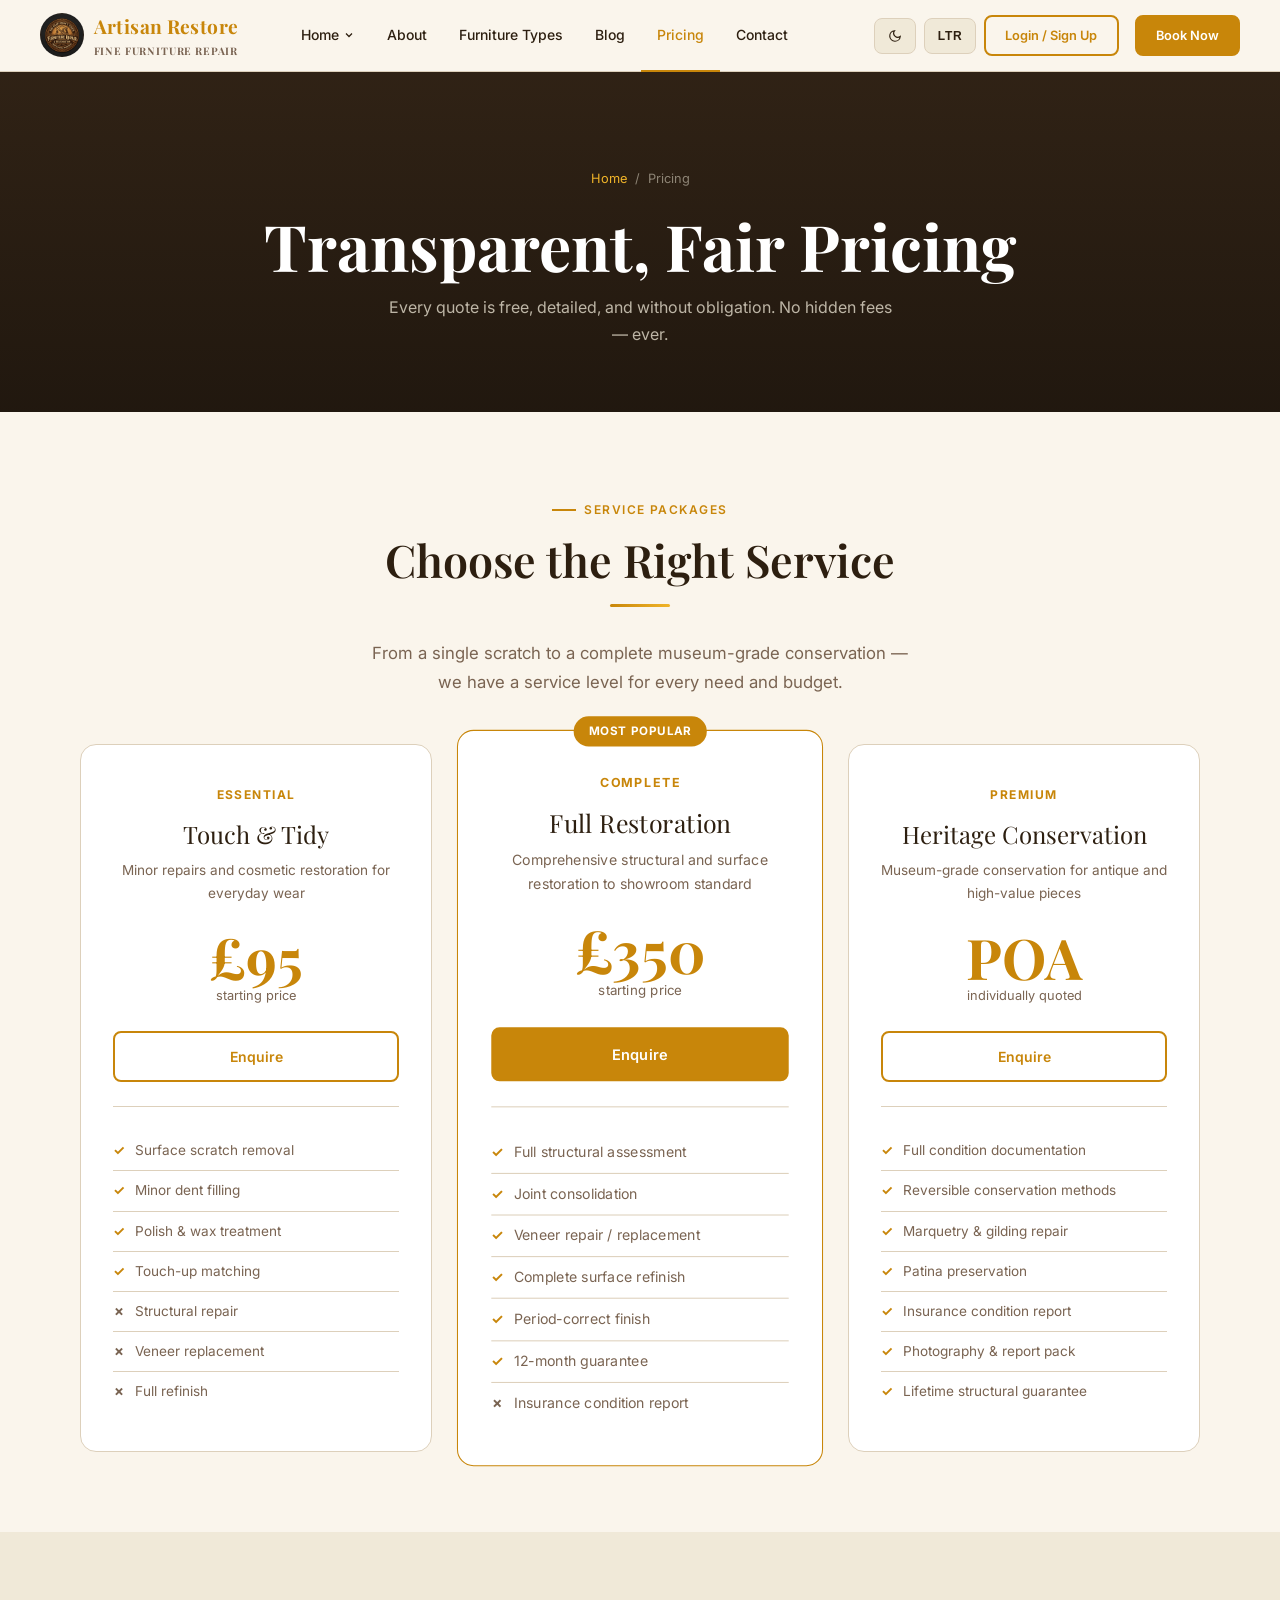
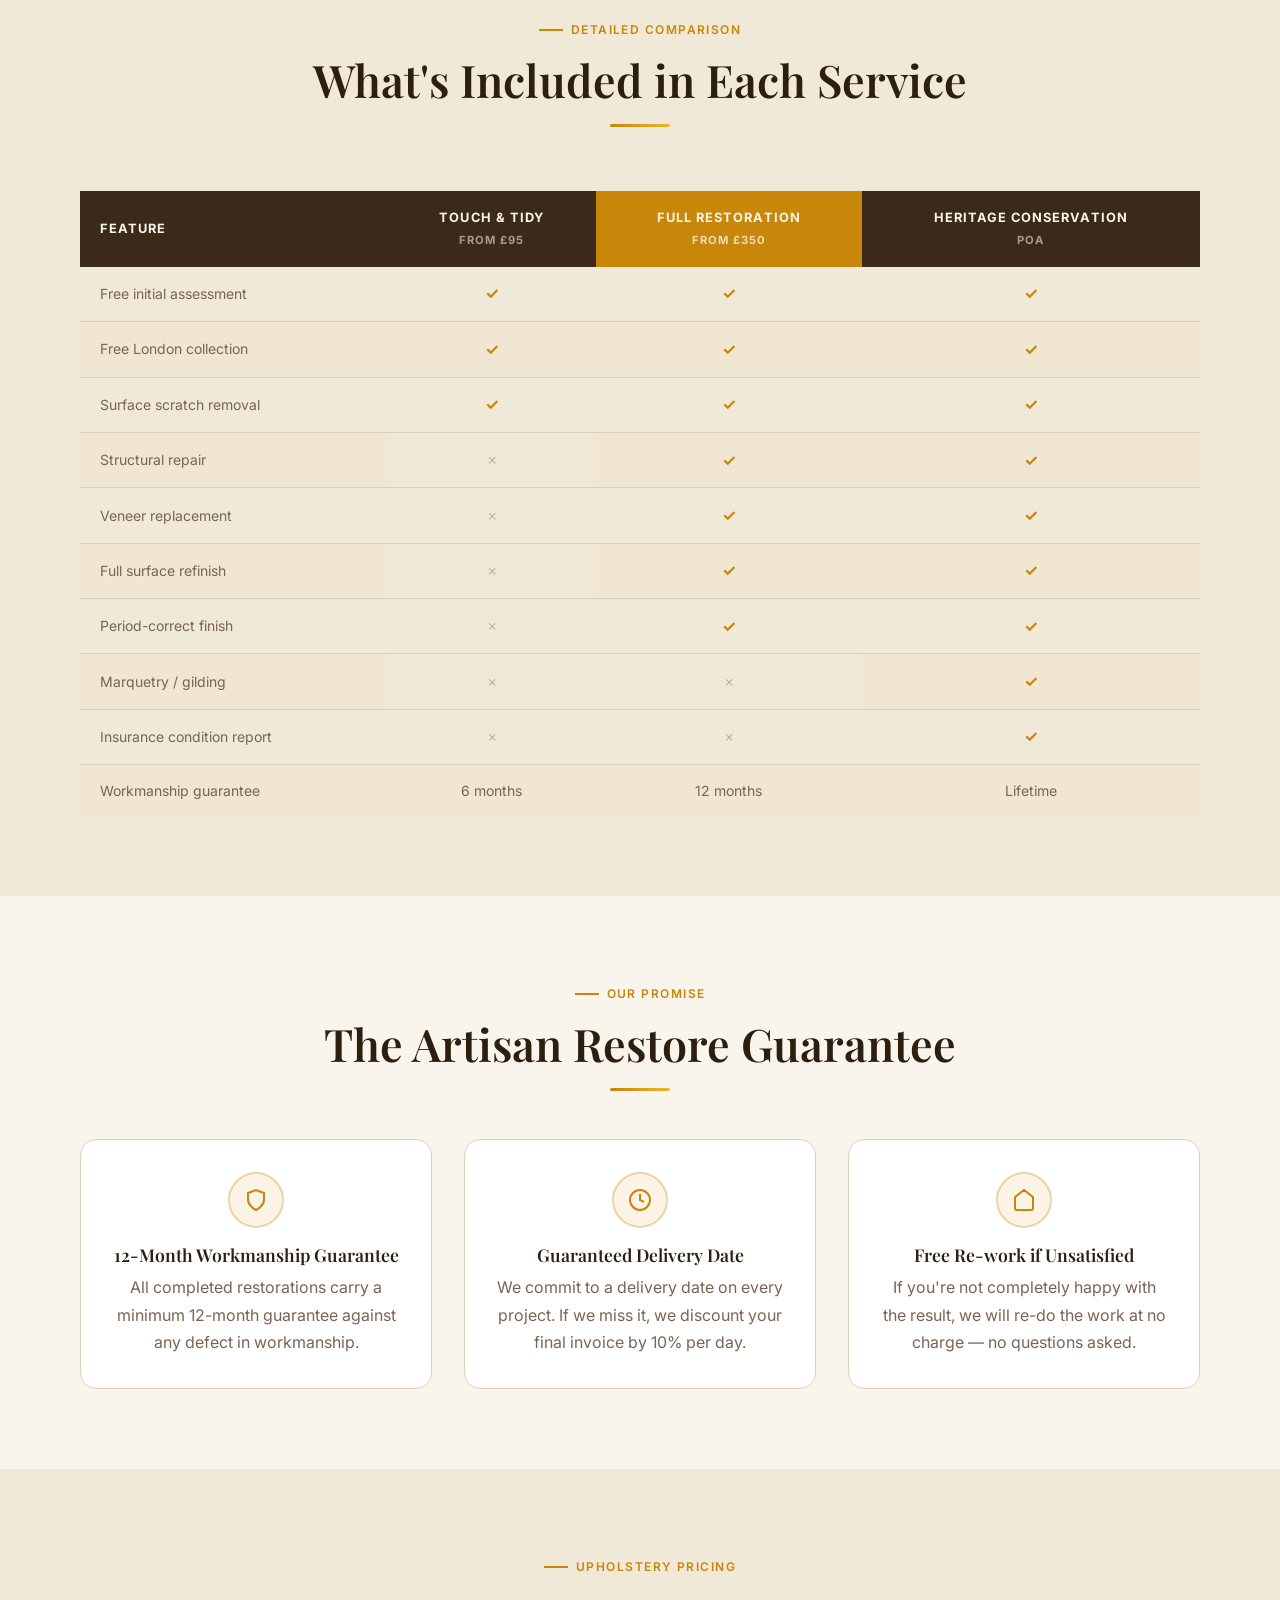
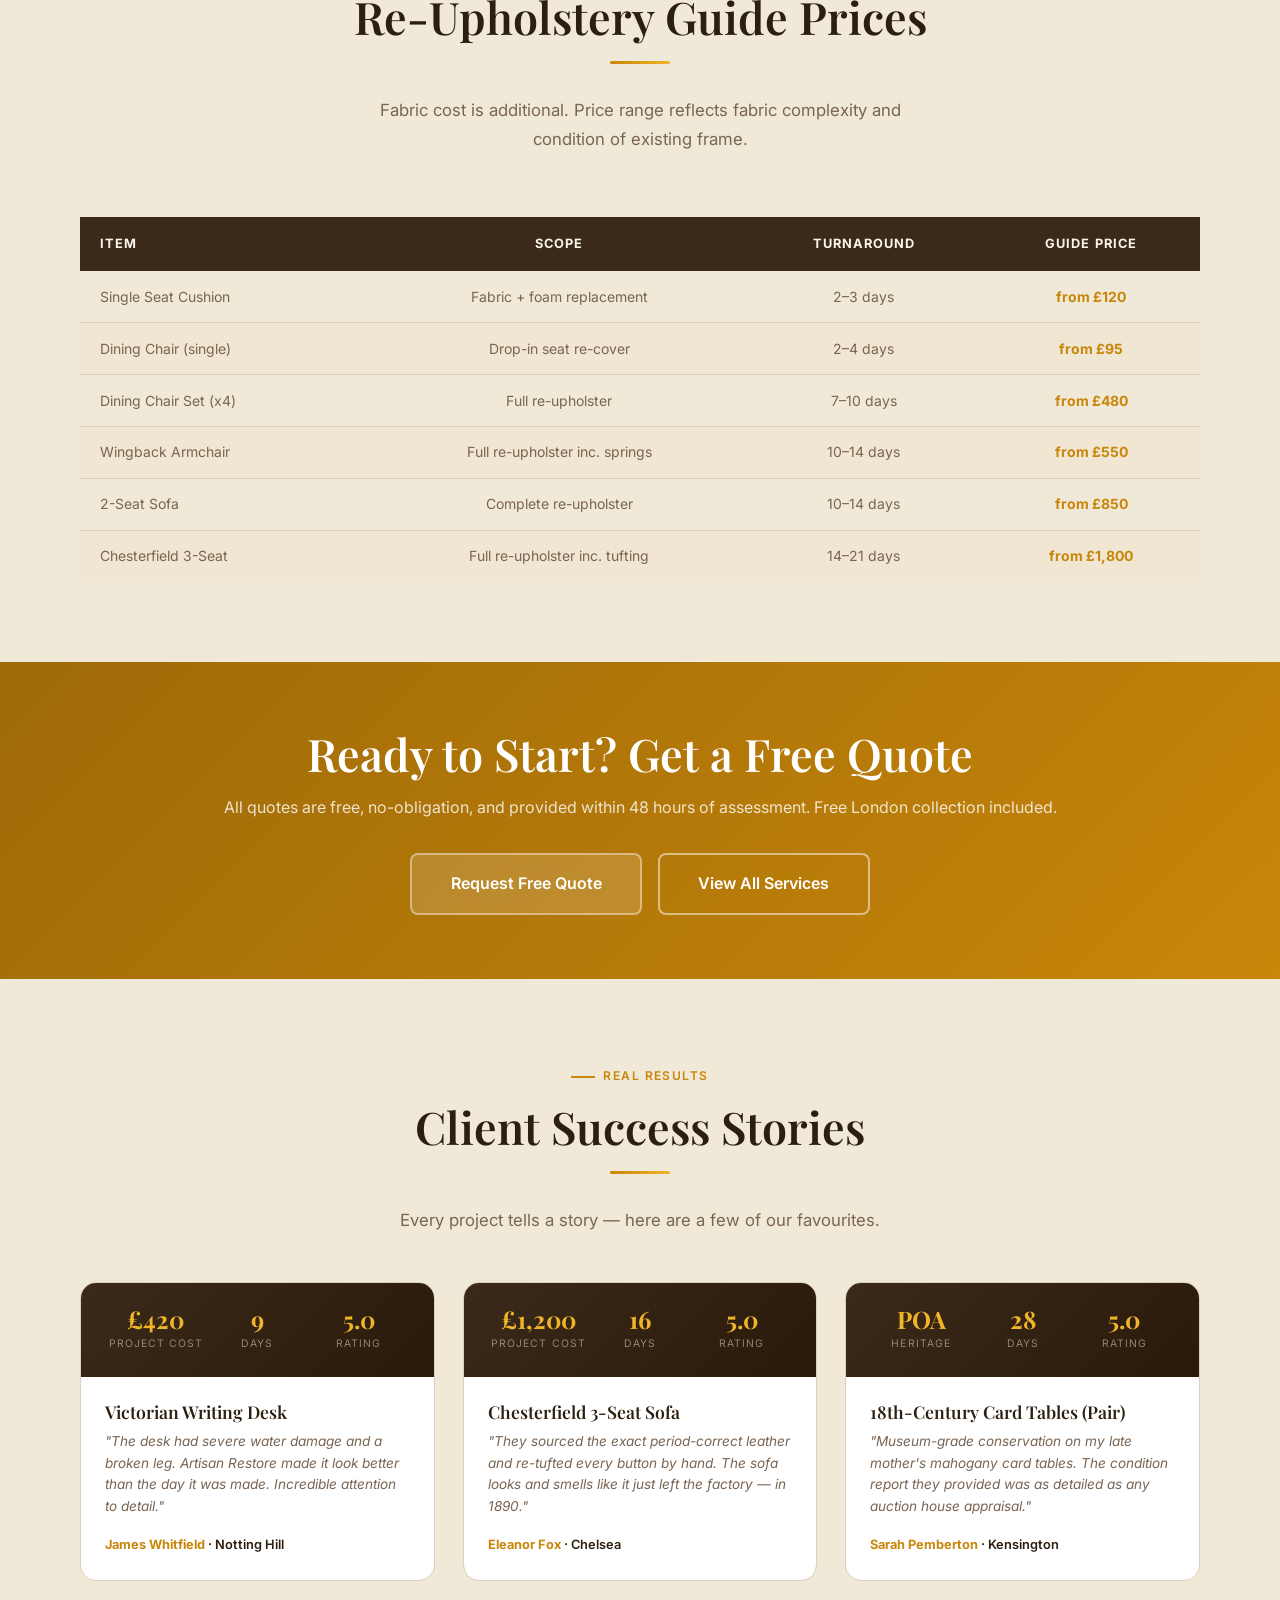
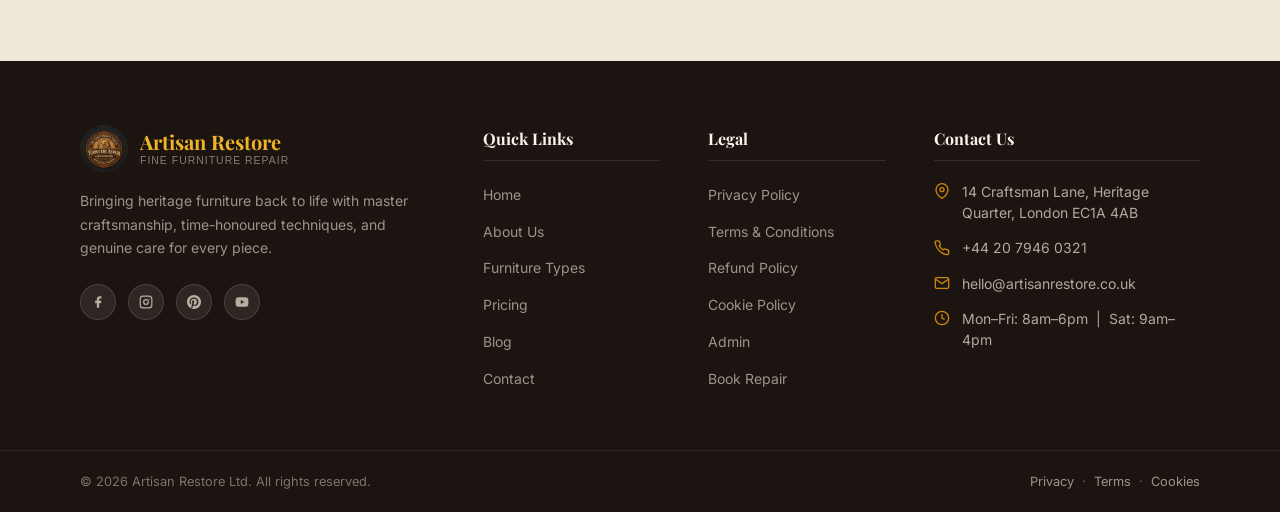
<file: pricing.html>
<!DOCTYPE html>
<html lang="en" dir="ltr" data-theme="light">
<head>
<meta charset="UTF-8"><meta name="viewport" content="width=device-width, initial-scale=1.0">
<title>Pricing — Artisan Restore Furniture Repair</title>
<meta name="description" content="Transparent pricing for furniture wood restoration, upholstery, and antique conservation. Free quotes within 48 hours.">
<link rel="icon" href="images/logo.png" type="image/png">
<link rel="stylesheet" href="style.css">
<style>
.page-hero{padding:6rem 0 4rem;background:var(--walnut);position:relative;overflow:hidden;}
.page-hero-bg{position:absolute;inset:0;background-size:cover;background-position:center;opacity: 1;}
.page-hero-overlay{position:absolute;inset:0;background:linear-gradient(to bottom,rgba(22,16,10,.3),rgba(22,16,10,.7));}
.page-hero-content{position:relative;z-index:1;text-align:center;color:var(--white);}
.page-hero-content h1{color:var(--white);}
.breadcrumb{display:flex;align-items:center;justify-content:center;gap:.5rem;font-size:.8rem;color:rgba(240,233,216,.5);margin-bottom:1rem;}
.breadcrumb a{color:var(--primary-lt);}

/* pricing cards */
.pricing-grid{display:grid;grid-template-columns:repeat(3,1fr);gap:2rem;margin-top:3rem;}
.price-card{background:var(--surface);border:1.5px solid var(--border);border-radius:var(--radius-lg);padding:2.5rem 2rem;text-align:center;position:relative;transition:var(--transition);}
.price-card.featured{border-color:var(--primary);transform:scale(1.04);}
.price-card.featured::before{content:'Most Popular';position:absolute;top:-14px;left:50%;transform:translateX(-50%);background:var(--primary);color:var(--white);font-size:.7rem;font-weight:700;letter-spacing:.08em;padding:.3rem .9rem;border-radius:20px;text-transform:uppercase;}
.price-card:hover{box-shadow:var(--shadow-lg);border-color:var(--primary);transform:translateY(-6px);}
.price-card.featured:hover{transform:scale(1.04) translateY(-6px);}
.price-tier{font-size:.75rem;text-transform:uppercase;letter-spacing:.12em;color:var(--primary);font-weight:700;margin-bottom:.5rem;}
.price-name{font-family:'Playfair Display',serif;font-size:1.5rem;margin-bottom:.25rem;}
.price-desc{font-size:.85rem;color:var(--text-muted);margin-bottom:1.5rem;}
.price-amt{font-family:'Playfair Display',serif;font-size:3.5rem;font-weight:700;color:var(--primary);line-height:1;}
.price-from{font-size:.8rem;color:var(--text-muted);margin-bottom:1.5rem;}
.price-feats{text-align:left;border-top:1px solid var(--border);margin-top:1.5rem;padding-top:1.5rem;}
.price-feats li{display:flex;align-items:center;gap:.6rem;padding:.5rem 0;font-size:.85rem;color:var(--text-muted);border-bottom:1px solid var(--border);}
.price-feats li:last-child{border:none;}
.price-feats li::before{content:'✓';color:var(--primary);font-weight:700;flex-shrink:0;}
.price-feats li.no::before{content:'✗';color:var(--text-muted);}

/* comparison table */
.compare-section{background:var(--bg2);}
.compare-table{width:100%;border-collapse:collapse;margin-top:2rem;}
.compare-table th{background:var(--walnut);color:var(--cream);padding:1rem 1.25rem;text-align:left;font-size:.8rem;text-transform:uppercase;letter-spacing:.08em;}
.compare-table th:not(:first-child){text-align:center;}
.compare-table td{padding:.85rem 1.25rem;border-bottom:1px solid var(--border);font-size:.875rem;color:var(--text-muted);}
.compare-table td:not(:first-child){text-align:center;}
.compare-table tr:last-child td{border:none;}
.compare-table tr:nth-child(even) td{background:rgba(200,134,10,.03);}
.compare-table .chk{color:var(--primary);font-weight:700;font-size:1rem;}
.compare-table .no{color:var(--text-muted);opacity:.4;}
.compare-table .highlight td{background:rgba(200,134,10,.06)!important;}
.compare-table th.featured-col{background:var(--primary);}

/* process section */
.guarantee-section{background:var(--bg);}
.guarantee-grid{display:grid;grid-template-columns:repeat(3,1fr);gap:2rem;margin-top:3rem;}
.guar-card{background:var(--surface);border:1px solid var(--border);border-radius:var(--radius-lg);padding:2rem;text-align:center;transition:var(--transition);}
.guar-card:hover{transform:translateY(-4px);box-shadow:var(--shadow-md);border-color:var(--primary);}
.guar-icon{width:56px;height:56px;border-radius:50%;background:rgba(200,134,10,.1);border:2px solid rgba(200,134,10,.3);display:flex;align-items:center;justify-content:center;margin:0 auto 1rem;color:var(--primary);}
.guar-card h4{margin-bottom:.5rem;}

/* CTA */
.cta-band{background:linear-gradient(135deg,var(--primary-dk),var(--primary));padding:4rem 0;text-align:center;}
.cta-band h2{color:var(--white);margin-bottom:.75rem;}
.cta-band p{color:rgba(255,255,255,.8);margin-bottom:2rem;}

@media(max-width:1024px){.pricing-grid{grid-template-columns:1fr;}.price-card.featured{transform:none;}.compare-table{font-size:.8rem;}.guarantee-grid{grid-template-columns:repeat(2,1fr);}}
@media(max-width:768px){.guarantee-grid{grid-template-columns:1fr;}.compare-table th,.compare-table td{padding:.6rem .75rem;font-size:.75rem;}}
</style>
</head>
<body>
<div id="nav-placeholder"></div>
<main class="page-content">

  <!-- §1 PAGE HERO -->
  <section class="page-hero">
    <div class="page-hero-bg" style="background-image:url('https://loremflickr.com/1600/900/furniture,antique?lock=5023');"></div>
    <div class="page-hero-overlay"></div>
    <div class="container page-hero-content">
      <nav class="breadcrumb"><a href="index.html">Home</a><span>/</span><span>Pricing</span></nav>
      <h1>Transparent, Fair Pricing</h1>
      <p style="color:rgba(240,233,216,.75);max-width:520px;margin:.5rem auto 0;">Every quote is free, detailed, and without obligation. No hidden fees — ever.</p>
    </div>
  </section>

  <!-- §2 PRICING CARDS -->
  <section style="background:var(--bg);">
    <div class="container">
      <div class="text-center">
        <span class="section-label">Service Packages</span>
        <h2 class="section-title">Choose the Right Service</h2>
        <div class="divider"></div>
        <p class="section-sub">From a single scratch to a complete museum-grade conservation — we have a service level for every need and budget.</p>
      </div>
      <div class="pricing-grid">
        <div class="price-card">
          <div class="price-tier">Essential</div>
          <div class="price-name">Touch &amp; Tidy</div>
          <div class="price-desc">Minor repairs and cosmetic restoration for everyday wear</div>
          <div class="price-amt">£95</div>
          <div class="price-from">starting price</div>
          <a href="contact.html" class="btn btn-outline" style="width:100%;display:flex;justify-content:center;">Enquire</a>
          <ul class="price-feats">
            <li>Surface scratch removal</li>
            <li>Minor dent filling</li>
            <li>Polish &amp; wax treatment</li>
            <li>Touch-up matching</li>
            <li class="no">Structural repair</li>
            <li class="no">Veneer replacement</li>
            <li class="no">Full refinish</li>
          </ul>
        </div>
        <div class="price-card featured">
          <div class="price-tier">Complete</div>
          <div class="price-name">Full Restoration</div>
          <div class="price-desc">Comprehensive structural and surface restoration to showroom standard</div>
          <div class="price-amt">£350</div>
          <div class="price-from">starting price</div>
          <a href="contact.html" class="btn btn-primary" style="width:100%;display:flex;justify-content:center;">Enquire</a>
          <ul class="price-feats">
            <li>Full structural assessment</li>
            <li>Joint consolidation</li>
            <li>Veneer repair / replacement</li>
            <li>Complete surface refinish</li>
            <li>Period-correct finish</li>
            <li>12-month guarantee</li>
            <li class="no">Insurance condition report</li>
          </ul>
        </div>
        <div class="price-card">
          <div class="price-tier">Premium</div>
          <div class="price-name">Heritage Conservation</div>
          <div class="price-desc">Museum-grade conservation for antique and high-value pieces</div>
          <div class="price-amt">POA</div>
          <div class="price-from">individually quoted</div>
          <a href="contact.html" class="btn btn-outline" style="width:100%;display:flex;justify-content:center;">Enquire</a>
          <ul class="price-feats">
            <li>Full condition documentation</li>
            <li>Reversible conservation methods</li>
            <li>Marquetry &amp; gilding repair</li>
            <li>Patina preservation</li>
            <li>Insurance condition report</li>
            <li>Photography &amp; report pack</li>
            <li>Lifetime structural guarantee</li>
          </ul>
        </div>
      </div>
    </div>
  </section>

  <!-- §3 COMPARISON TABLE -->
  <section class="compare-section">
    <div class="container">
      <div class="text-center">
        <span class="section-label">Detailed Comparison</span>
        <h2 class="section-title">What's Included in Each Service</h2>
        <div class="divider"></div>
      </div>
      <div style="overflow-x:auto;">
        <table class="compare-table">
          <thead>
            <tr><th>Feature</th><th>Touch &amp; Tidy<br><small style="font-size:.7rem;color:rgba(240,233,216,.6);">from £95</small></th><th class="featured-col">Full Restoration<br><small style="font-size:.7rem;color:rgba(255,255,255,.7);">from £350</small></th><th>Heritage Conservation<br><small style="font-size:.7rem;color:rgba(240,233,216,.6);">POA</small></th></tr>
          </thead>
          <tbody>
            <tr><td>Free initial assessment</td><td class="chk">✓</td><td class="chk">✓</td><td class="chk">✓</td></tr>
            <tr><td>Free London collection</td><td class="chk">✓</td><td class="chk">✓</td><td class="chk">✓</td></tr>
            <tr><td>Surface scratch removal</td><td class="chk">✓</td><td class="chk">✓</td><td class="chk">✓</td></tr>
            <tr><td>Structural repair</td><td class="no">✗</td><td class="chk">✓</td><td class="chk">✓</td></tr>
            <tr><td>Veneer replacement</td><td class="no">✗</td><td class="chk">✓</td><td class="chk">✓</td></tr>
            <tr><td>Full surface refinish</td><td class="no">✗</td><td class="chk">✓</td><td class="chk">✓</td></tr>
            <tr><td>Period-correct finish</td><td class="no">✗</td><td class="chk">✓</td><td class="chk">✓</td></tr>
            <tr><td>Marquetry / gilding</td><td class="no">✗</td><td class="no">✗</td><td class="chk">✓</td></tr>
            <tr><td>Insurance condition report</td><td class="no">✗</td><td class="no">✗</td><td class="chk">✓</td></tr>
            <tr><td>Workmanship guarantee</td><td>6 months</td><td>12 months</td><td>Lifetime</td></tr>
          </tbody>
        </table>
      </div>
    </div>
  </section>

  <!-- §4 GUARANTEES -->
  <section class="guarantee-section">
    <div class="container">
      <div class="text-center">
        <span class="section-label">Our Promise</span>
        <h2 class="section-title">The Artisan Restore Guarantee</h2>
        <div class="divider"></div>
      </div>
      <div class="guarantee-grid">
        <div class="guar-card">
          <div class="guar-icon"><svg width="24" height="24" viewBox="0 0 24 24" fill="none" stroke="currentColor" stroke-width="2"><path d="M12 22s8-4 8-10V5l-8-3-8 3v7c0 6 8 10 8 10z"/></svg></div>
          <h4>12-Month Workmanship Guarantee</h4>
          <p>All completed restorations carry a minimum 12-month guarantee against any defect in workmanship.</p>
        </div>
        <div class="guar-card">
          <div class="guar-icon"><svg width="24" height="24" viewBox="0 0 24 24" fill="none" stroke="currentColor" stroke-width="2"><circle cx="12" cy="12" r="10"/><polyline points="12 6 12 12 16 14"/></svg></div>
          <h4>Guaranteed Delivery Date</h4>
          <p>We commit to a delivery date on every project. If we miss it, we discount your final invoice by 10% per day.</p>
        </div>
        <div class="guar-card">
          <div class="guar-icon"><svg width="24" height="24" viewBox="0 0 24 24" fill="none" stroke="currentColor" stroke-width="2"><path d="M3 9l9-7 9 7v11a2 2 0 0 1-2 2H5a2 2 0 0 1-2-2z"/></svg></div>
          <h4>Free Re-work if Unsatisfied</h4>
          <p>If you're not completely happy with the result, we will re-do the work at no charge — no questions asked.</p>
        </div>
      </div>
    </div>
  </section>

  <!-- §5 UPHOLSTERY PRICING TABLE -->
  <section style="background:var(--bg2);">
    <div class="container">
      <div class="text-center">
        <span class="section-label">Upholstery Pricing</span>
        <h2 class="section-title">Re-Upholstery Guide Prices</h2>
        <div class="divider"></div>
        <p class="section-sub">Fabric cost is additional. Price range reflects fabric complexity and condition of existing frame.</p>
      </div>
      <div style="overflow-x:auto;margin-top:2rem;">
        <table class="compare-table">
          <thead><tr><th>Item</th><th>Scope</th><th>Turnaround</th><th>Guide Price</th></tr></thead>
          <tbody>
            <tr><td>Single Seat Cushion</td><td>Fabric + foam replacement</td><td>2–3 days</td><td style="color:var(--primary);font-weight:700;">from £120</td></tr>
            <tr><td>Dining Chair (single)</td><td>Drop-in seat re-cover</td><td>2–4 days</td><td style="color:var(--primary);font-weight:700;">from £95</td></tr>
            <tr><td>Dining Chair Set (x4)</td><td>Full re-upholster</td><td>7–10 days</td><td style="color:var(--primary);font-weight:700;">from £480</td></tr>
            <tr><td>Wingback Armchair</td><td>Full re-upholster inc. springs</td><td>10–14 days</td><td style="color:var(--primary);font-weight:700;">from £550</td></tr>
            <tr><td>2-Seat Sofa</td><td>Complete re-upholster</td><td>10–14 days</td><td style="color:var(--primary);font-weight:700;">from £850</td></tr>
            <tr><td>Chesterfield 3-Seat</td><td>Full re-upholster inc. tufting</td><td>14–21 days</td><td style="color:var(--primary);font-weight:700;">from £1,800</td></tr>
          </tbody>
        </table>
      </div>
    </div>
  </section>

  <!-- §6 CTA BAND -->
  <div class="cta-band">
    <div class="container">
      <h2>Ready to Start? Get a Free Quote</h2>
      <p>All quotes are free, no-obligation, and provided within 48 hours of assessment. Free London collection included.</p>
      <div style="display:flex;gap:1rem;justify-content:center;flex-wrap:wrap;">
        <a href="contact.html" class="btn btn-ghost btn-lg">Request Free Quote</a>
        <a href="services.html" class="btn btn-outline btn-lg" style="color:var(--white);border-color:rgba(255,255,255,.5);">View All Services</a>
      </div>
    </div>
  </div>

  <!-- §7 CLIENT SUCCESS STORIES -->
  <section style="background:var(--bg2);">
    <div class="container">
      <div class="text-center">
        <span class="section-label">Real Results</span>
        <h2 class="section-title">Client Success Stories</h2>
        <div class="divider"></div>
        <p class="section-sub">Every project tells a story — here are a few of our favourites.</p>
      </div>
      <div class="success-grid">
        <div class="success-card">
          <div class="success-metrics">
            <div class="smetric"><span class="snum">£420</span><span class="slbl">Project Cost</span></div>
            <div class="smetric"><span class="snum">9</span><span class="slbl">Days</span></div>
            <div class="smetric"><span class="snum">5.0</span><span class="slbl">Rating</span></div>
          </div>
          <div class="success-body">
            <h4>Victorian Writing Desk</h4>
            <p>"The desk had severe water damage and a broken leg. Artisan Restore made it look better than the day it was made. Incredible attention to detail."</p>
            <div class="success-author"><strong>James Whitfield</strong> · Notting Hill</div>
          </div>
        </div>
        <div class="success-card">
          <div class="success-metrics">
            <div class="smetric"><span class="snum">£1,200</span><span class="slbl">Project Cost</span></div>
            <div class="smetric"><span class="snum">16</span><span class="slbl">Days</span></div>
            <div class="smetric"><span class="snum">5.0</span><span class="slbl">Rating</span></div>
          </div>
          <div class="success-body">
            <h4>Chesterfield 3-Seat Sofa</h4>
            <p>"They sourced the exact period-correct leather and re-tufted every button by hand. The sofa looks and smells like it just left the factory — in 1890."</p>
            <div class="success-author"><strong>Eleanor Fox</strong> · Chelsea</div>
          </div>
        </div>
        <div class="success-card">
          <div class="success-metrics">
            <div class="smetric"><span class="snum">POA</span><span class="slbl">Heritage</span></div>
            <div class="smetric"><span class="snum">28</span><span class="slbl">Days</span></div>
            <div class="smetric"><span class="snum">5.0</span><span class="slbl">Rating</span></div>
          </div>
          <div class="success-body">
            <h4>18th-Century Card Tables (Pair)</h4>
            <p>"Museum-grade conservation on my late mother's mahogany card tables. The condition report they provided was as detailed as any auction house appraisal."</p>
            <div class="success-author"><strong>Sarah Pemberton</strong> · Kensington</div>
          </div>
        </div>
      </div>
    </div>
  </section>
  <style>
  .success-grid{display:grid;grid-template-columns:repeat(3,1fr);gap:1.75rem;margin-top:3rem;}
  .success-card{background:var(--surface);border:1px solid var(--border);border-radius:var(--radius-lg);overflow:hidden;transition:var(--transition);}
  .success-card:hover{transform:translateY(-5px);box-shadow:var(--shadow-lg);border-color:var(--primary);}
  .success-metrics{display:grid;grid-template-columns:repeat(3,1fr);background:linear-gradient(135deg,var(--walnut),#2A1A0A);padding:1.5rem;}
  .smetric{text-align:center;}
  .snum{display:block;font-family:'Playfair Display',serif;font-size:1.5rem;font-weight:700;color:var(--primary-lt);line-height:1;}
  .slbl{font-size:.65rem;text-transform:uppercase;letter-spacing:.1em;color:rgba(240,233,216,.5);margin-top:.25rem;display:block;}
  .success-body{padding:1.5rem;}
  .success-body h4{margin-bottom:.5rem;}
  .success-body p{font-size:.85rem;font-style:italic;color:var(--text-muted);margin-bottom:1rem;line-height:1.6;}
  .success-author{font-size:.8rem;font-weight:600;color:var(--text);}
  .success-author strong{color:var(--primary);}
  @media(max-width:1024px){.success-grid{grid-template-columns:1fr;max-width:480px;margin-left:auto;margin-right:auto;}}
  </style>

</main>
<div id="footer-placeholder"></div>
<script src="nav.js"></script>
</body>
</html>
</file>
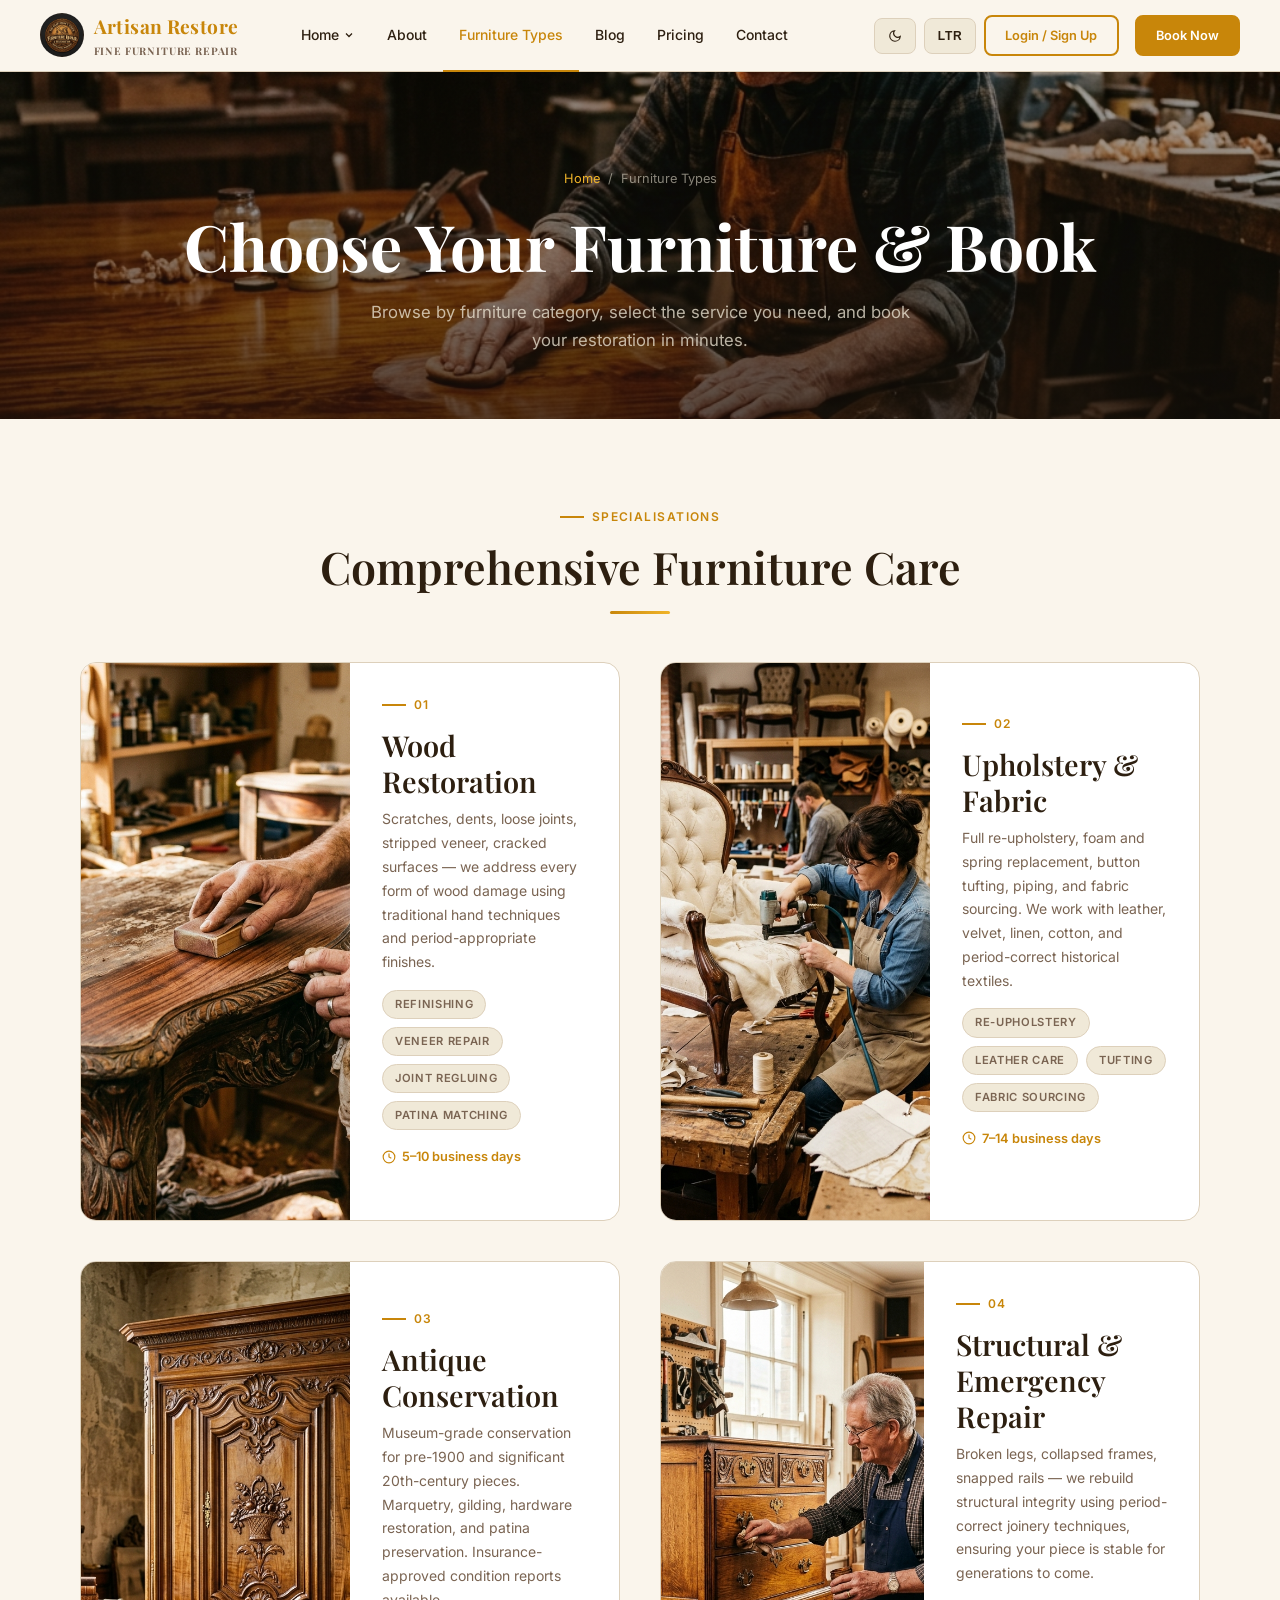
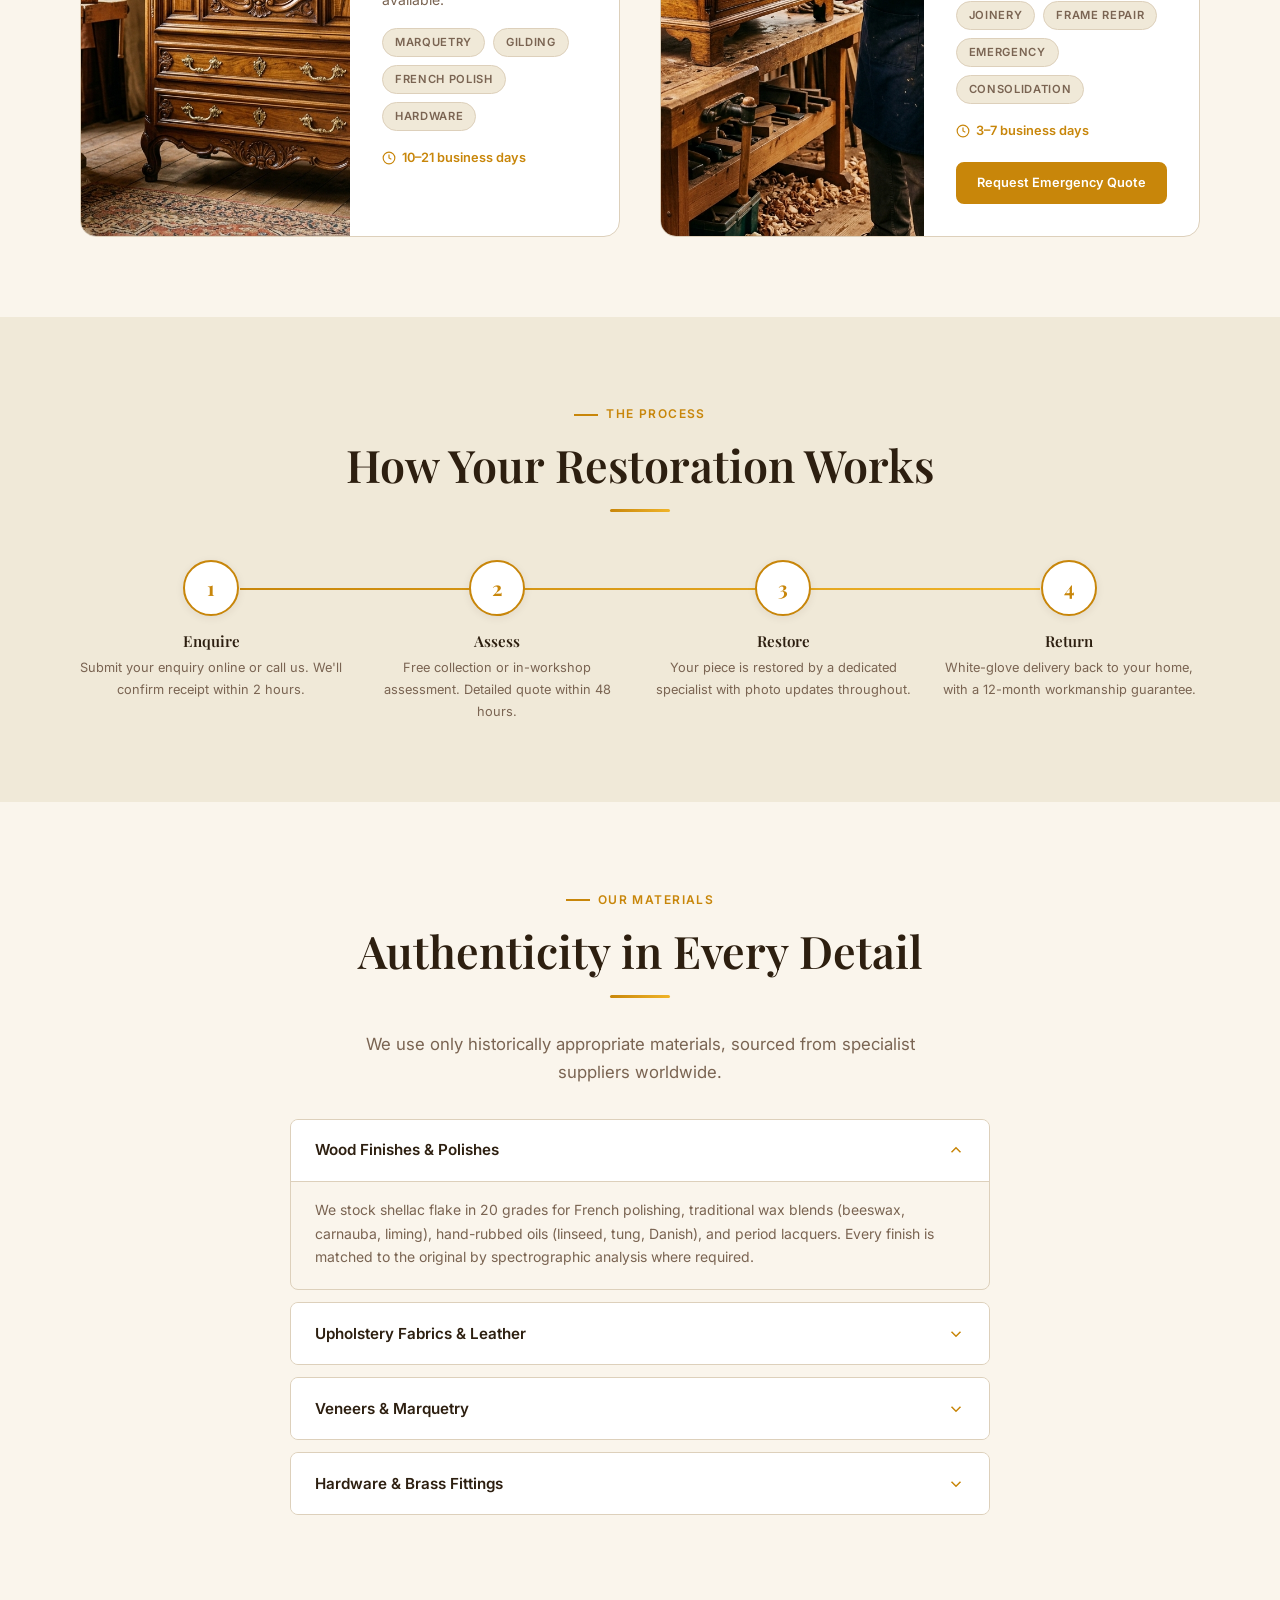
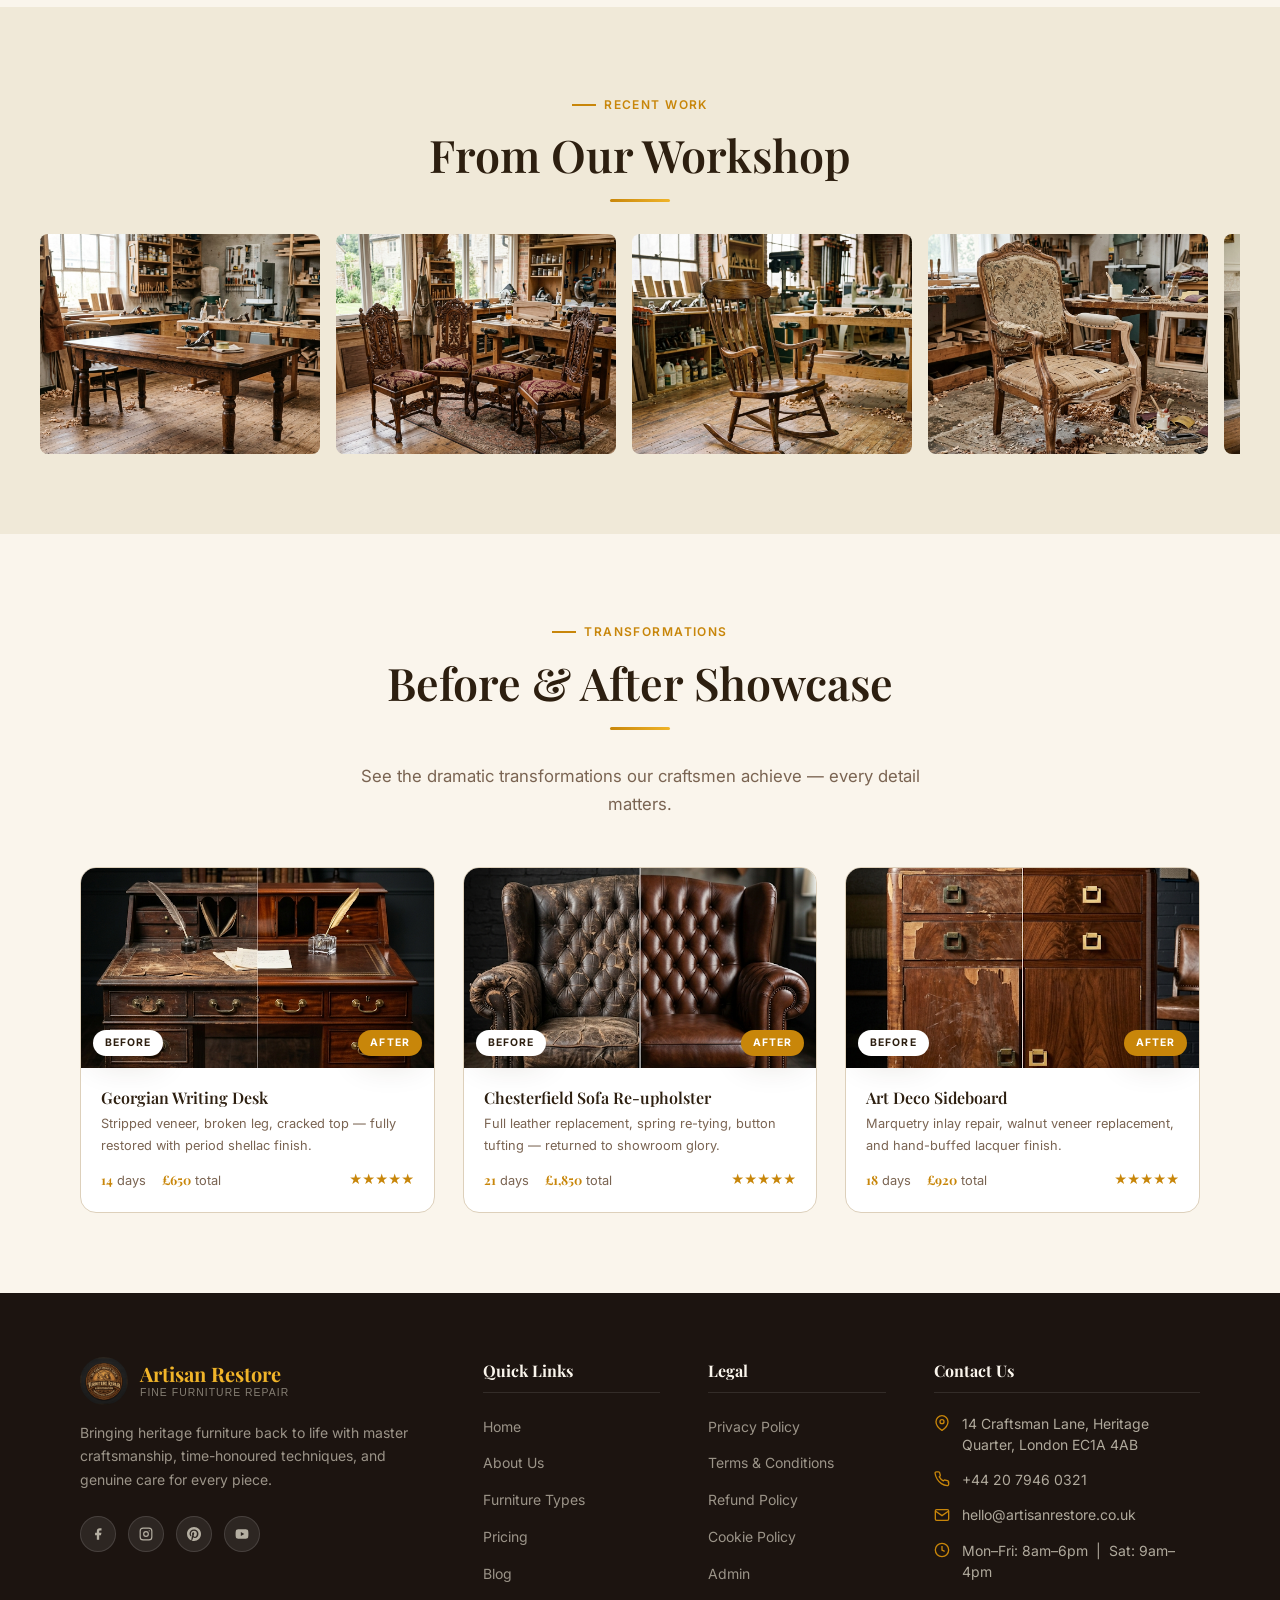
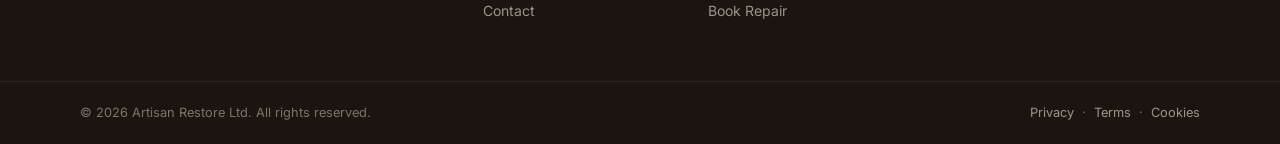
<file: services.html>
<!DOCTYPE html>
<html lang="en" dir="ltr" data-theme="light">
<head>
<meta charset="UTF-8">
<meta name="viewport" content="width=device-width, initial-scale=1.0">
<title>Services — Artisan Restore Furniture Repair</title>
<meta name="description" content="Expert wood restoration, upholstery, and antique conservation in London. View all services, turnaround times, and book online.">
<link rel="icon" href="images/logo.png" type="image/png">
<link rel="stylesheet" href="style.css">
<style>
.page-hero{padding:6rem 0 4rem;background:var(--walnut);position:relative;overflow:hidden;}
.page-hero-bg{position:absolute;inset:0;background-size:cover;background-position:center;opacity: 1;}
.page-hero-overlay{position:absolute;inset:0;background:linear-gradient(to bottom,rgba(22,16,10,.3),rgba(22,16,10,.7));}
.page-hero-content{position:relative;z-index:1;text-align:center;color:var(--white);}
.page-hero-content h1{color:var(--white);margin-bottom:.75rem;}
.breadcrumb{display:flex;align-items:center;justify-content:center;gap:.5rem;font-size:.8rem;color:rgba(240,233,216,.55);margin-bottom:1rem;}
.breadcrumb a{color:var(--primary-lt);}

/* §2 SERVICE CARDS full */
.srv-full-grid{display:grid;grid-template-columns:1fr 1fr;gap:2.5rem;margin-top:3rem;}
.srv-full-card{display:grid;grid-template-columns:1fr 1fr;border-radius:var(--radius-lg);overflow:hidden;border:1px solid var(--border);background:var(--surface);transition:var(--transition);}
.srv-full-card:hover{box-shadow:var(--shadow-lg);transform:translateY(-4px);border-color:var(--primary);}
.srv-full-card.reverse{direction:rtl;}
.srv-full-card.reverse>*{direction:ltr;}
.srv-full-img{width:100%;height:100%;min-height:260px;object-fit:cover;}
.srv-full-body{padding:2rem;display:flex;flex-direction:column;justify-content:center;}
.srv-full-body h3{margin-bottom:.5rem;}
.srv-full-body p{font-size:.875rem;margin-bottom:1rem;}
.srv-tags{display:flex;flex-wrap:wrap;gap:.5rem;margin-bottom:1rem;}
.tag{background:var(--bg2);border:1px solid var(--border);border-radius:20px;padding:.25rem .75rem;font-size:.7rem;font-weight:600;text-transform:uppercase;letter-spacing:.06em;color:var(--text-muted);}
.turnaround{display:inline-flex;align-items:center;gap:.4rem;font-size:.8rem;font-weight:600;color:var(--primary);margin-bottom:1.25rem;}

/* §3 HOW IT WORKS */
.how-section{background:var(--bg2);}
.how-grid{display:grid;grid-template-columns:repeat(4,1fr);gap:1.5rem;margin-top:3rem;position:relative;}
.how-grid::before{content:'';position:absolute;top:28px;left:calc(12.5% + 20px);right:calc(12.5% + 20px);height:2px;background:linear-gradient(90deg,var(--primary),var(--primary-lt));z-index:0;}
.how-card{text-align:center;position:relative;z-index:1;}
.how-num{width:56px;height:56px;border-radius:50%;background:var(--surface);border:2px solid var(--primary);color:var(--primary);font-family:'Playfair Display',serif;font-size:1.25rem;font-weight:700;display:flex;align-items:center;justify-content:center;margin:0 auto 1rem;box-shadow:var(--shadow-sm);}
.how-card h4{font-size:.95rem;margin-bottom:.4rem;}
.how-card p{font-size:.8rem;}

/* §4 MATERIALS ACCORDION */
.materials-section{background:var(--bg);}
.accord-wrap{max-width:700px;margin:2rem auto 0;}
.accord-item{border:1px solid var(--border);border-radius:var(--radius-md);margin-bottom:.75rem;overflow:hidden;}
.accord-hd{display:flex;align-items:center;justify-content:space-between;padding:1.1rem 1.5rem;cursor:pointer;background:var(--surface);font-weight:600;font-size:.95rem;transition:background .25s;}
.accord-hd:hover{background:var(--bg2);}
.accord-hd svg{transition:transform .3s;color:var(--primary);flex-shrink:0;}
.accord-item.open .accord-hd svg{transform:rotate(180deg);}
.accord-body{max-height:0;overflow:hidden;transition:max-height .4s ease;}
.accord-item.open .accord-body{max-height:400px;}
.accord-inner{padding:1rem 1.5rem 1.25rem;font-size:.875rem;color:var(--text-muted);border-top:1px solid var(--border);}

/* §5 GALLERY CAROUSEL */
.gal-strip{display:flex;gap:1rem;overflow-x:auto;padding:1rem 0;scroll-snap-type:x mandatory;}
.gal-strip::-webkit-scrollbar{height:4px;}
.gal-strip::-webkit-scrollbar-thumb{background:var(--primary);}
.gal-strip-item{flex:0 0 280px;scroll-snap-align:start;border-radius:var(--radius-md);overflow:hidden;height:220px;}
.gal-strip-item img{width:100%;height:100%;object-fit:cover;transition:transform .4s;}
.gal-strip-item:hover img{transform:scale(1.06);}

@media(max-width:1024px){.srv-full-grid{grid-template-columns:1fr;}.srv-full-card{grid-template-columns:1fr;}.srv-full-card.reverse{direction:ltr;}.srv-full-img{height:auto;aspect-ratio:16/9;min-height:250px;max-height:none;}.how-grid{grid-template-columns:repeat(2,1fr);}.how-grid::before{display:none;}.srv-cta-grid{grid-template-columns:1fr;}}
@media(max-width:768px){.how-grid{grid-template-columns:1fr;}}
</style>
</head>
<body>
<div id="nav-placeholder"></div>
<main class="page-content">

  <!-- §1 PAGE HERO -->
  <section class="page-hero">
    <div class="page-hero-bg" style="background-image:url('images/s-07.png');"></div>
    <div class="page-hero-overlay"></div>
    <div class="container page-hero-content">
      <nav class="breadcrumb"><a href="index.html">Home</a><span>/</span><span>Furniture Types</span></nav>
      <h1>Choose Your Furniture &amp; Book</h1>
      <p style="color:rgba(240,233,216,.75);font-size:1.05rem;max-width:560px;margin:.5rem auto 0;">Browse by furniture category, select the service you need, and book your restoration in minutes.</p>
    </div>
  </section>

  <!-- §2 SERVICE CARDS -->
  <section style="background:var(--bg);">
    <div class="container">
      <div class="text-center">
        <span class="section-label">Specialisations</span>
        <h2 class="section-title">Comprehensive Furniture Care</h2>
        <div class="divider"></div>
      </div>
      <div class="srv-full-grid">
        <div class="srv-full-card">
          <img class="srv-full-img" src="images/wooden-restoration.png" alt="Wood restoration">
          <div class="srv-full-body">
            <span class="section-label">01</span>
            <h3>Wood Restoration</h3>
            <p>Scratches, dents, loose joints, stripped veneer, cracked surfaces — we address every form of wood damage using traditional hand techniques and period-appropriate finishes.</p>
            <div class="srv-tags"><span class="tag">Refinishing</span><span class="tag">Veneer Repair</span><span class="tag">Joint Regluing</span><span class="tag">Patina Matching</span></div>
            <div class="turnaround"><svg width="14" height="14" viewBox="0 0 24 24" fill="none" stroke="currentColor" stroke-width="2"><circle cx="12" cy="12" r="10"/><polyline points="12 6 12 12 16 14"/></svg>5–10 business days</div>

          </div>
        </div>
        <div class="srv-full-card">
          <img class="srv-full-img" src="images/upholstery-restoration.png" alt="Upholstery">
          <div class="srv-full-body">
            <span class="section-label">02</span>
            <h3>Upholstery &amp; Fabric</h3>
            <p>Full re-upholstery, foam and spring replacement, button tufting, piping, and fabric sourcing. We work with leather, velvet, linen, cotton, and period-correct historical textiles.</p>
            <div class="srv-tags"><span class="tag">Re-upholstery</span><span class="tag">Leather Care</span><span class="tag">Tufting</span><span class="tag">Fabric Sourcing</span></div>
            <div class="turnaround"><svg width="14" height="14" viewBox="0 0 24 24" fill="none" stroke="currentColor" stroke-width="2"><circle cx="12" cy="12" r="10"/><polyline points="12 6 12 12 16 14"/></svg>7–14 business days</div>

          </div>
        </div>
        <div class="srv-full-card">
          <img class="srv-full-img" src="images/antique-restoration.png" alt="Antique conservation">
          <div class="srv-full-body">
            <span class="section-label">03</span>
            <h3>Antique Conservation</h3>
            <p>Museum-grade conservation for pre-1900 and significant 20th-century pieces. Marquetry, gilding, hardware restoration, and patina preservation. Insurance-approved condition reports available.</p>
            <div class="srv-tags"><span class="tag">Marquetry</span><span class="tag">Gilding</span><span class="tag">French Polish</span><span class="tag">Hardware</span></div>
            <div class="turnaround"><svg width="14" height="14" viewBox="0 0 24 24" fill="none" stroke="currentColor" stroke-width="2"><circle cx="12" cy="12" r="10"/><polyline points="12 6 12 12 16 14"/></svg>10–21 business days</div>

          </div>
        </div>
        <div class="srv-full-card">
          <img class="srv-full-img" src="images/craftsman-workshop.png" alt="Structural repair">
          <div class="srv-full-body">
            <span class="section-label">04</span>
            <h3>Structural &amp; Emergency Repair</h3>
            <p>Broken legs, collapsed frames, snapped rails — we rebuild structural integrity using period-correct joinery techniques, ensuring your piece is stable for generations to come.</p>
            <div class="srv-tags"><span class="tag">Joinery</span><span class="tag">Frame Repair</span><span class="tag">Emergency</span><span class="tag">Consolidation</span></div>
            <div class="turnaround"><svg width="14" height="14" viewBox="0 0 24 24" fill="none" stroke="currentColor" stroke-width="2"><circle cx="12" cy="12" r="10"/><polyline points="12 6 12 12 16 14"/></svg>3–7 business days</div>
            <a href="contact.html" class="btn btn-primary btn-sm">Request Emergency Quote</a>
          </div>
        </div>
      </div>
    </div>
  </section>

  <!-- §3 HOW IT WORKS -->
  <section class="how-section">
    <div class="container">
      <div class="text-center">
        <span class="section-label">The Process</span>
        <h2 class="section-title">How Your Restoration Works</h2>
        <div class="divider"></div>
      </div>
      <div class="how-grid">
        <div class="how-card"><div class="how-num">1</div><h4>Enquire</h4><p>Submit your enquiry online or call us. We'll confirm receipt within 2 hours.</p></div>
        <div class="how-card"><div class="how-num">2</div><h4>Assess</h4><p>Free collection or in-workshop assessment. Detailed quote within 48 hours.</p></div>
        <div class="how-card"><div class="how-num">3</div><h4>Restore</h4><p>Your piece is restored by a dedicated specialist with photo updates throughout.</p></div>
        <div class="how-card"><div class="how-num">4</div><h4>Return</h4><p>White-glove delivery back to your home, with a 12-month workmanship guarantee.</p></div>
      </div>
    </div>
  </section>

  <!-- §4 MATERIALS ACCORDION -->
  <section class="materials-section">
    <div class="container">
      <div class="text-center">
        <span class="section-label">Our Materials</span>
        <h2 class="section-title">Authenticity in Every Detail</h2>
        <div class="divider"></div>
        <p class="section-sub">We use only historically appropriate materials, sourced from specialist suppliers worldwide.</p>
      </div>
      <div class="accord-wrap">
        <div class="accord-item open">
          <div class="accord-hd">Wood Finishes &amp; Polishes<svg width="18" height="18" viewBox="0 0 24 24" fill="none" stroke="currentColor" stroke-width="2"><polyline points="6 9 12 15 18 9"/></svg></div>
          <div class="accord-body"><div class="accord-inner">We stock shellac flake in 20 grades for French polishing, traditional wax blends (beeswax, carnauba, liming), hand-rubbed oils (linseed, tung, Danish), and period lacquers. Every finish is matched to the original by spectrographic analysis where required.</div></div>
        </div>
        <div class="accord-item">
          <div class="accord-hd">Upholstery Fabrics &amp; Leather<svg width="18" height="18" viewBox="0 0 24 24" fill="none" stroke="currentColor" stroke-width="2"><polyline points="6 9 12 15 18 9"/></svg></div>
          <div class="accord-body"><div class="accord-inner">Our fabric library contains 200+ period textiles including period wool, silk velvet, horsehair, brocade, and cotton damask. We hold accounts with leading leather tanneries and can source pigmented, aniline, and semi-aniline hides in 60 standard colours with custom dye available.</div></div>
        </div>
        <div class="accord-item">
          <div class="accord-hd">Veneers &amp; Marquetry<svg width="18" height="18" viewBox="0 0 24 24" fill="none" stroke="currentColor" stroke-width="2"><polyline points="6 9 12 15 18 9"/></svg></div>
          <div class="accord-body"><div class="accord-inner">We hold stock of 40 species of sawn veneer from 0.6mm to 3mm thickness, including rare burr walnut, satinwood, tulipwood, and kingwood for marquetry inlay. Historical hide glue is used exclusively for antique work to ensure reversibility.</div></div>
        </div>
        <div class="accord-item">
          <div class="accord-hd">Hardware &amp; Brass Fittings<svg width="18" height="18" viewBox="0 0 24 24" fill="none" stroke="currentColor" stroke-width="2"><polyline points="6 9 12 15 18 9"/></svg></div>
          <div class="accord-body"><div class="accord-inner">Period-cast brass handles, escutcheons, castors, and hinges sourced from heritage hardware specialists. We can also restore original hardware through chemical and mechanical cleaning processes.</div></div>
        </div>
      </div>
    </div>
  </section>

  <!-- §5 GALLERY STRIP -->
  <section style="background:var(--bg2);">
    <div class="container-wide">
      <div style="padding:0 var(--side-pad);margin-bottom:2rem;" class="text-center">
        <span class="section-label">Recent Work</span>
        <h2 class="section-title">From Our Workshop</h2>
        <div class="divider" style="margin:1rem auto 0;"></div>
      </div>
      <div class="gal-strip" style="padding:0 var(--side-pad);">
        <div class="gal-strip-item"><img src="images/s-20.png" alt="Restored table"></div>
        <div class="gal-strip-item"><img src="images/s-21.png" alt="Victorian chairs"></div>
        <div class="gal-strip-item"><img src="images/s-22.png" alt="Rocking chair"></div>
        <div class="gal-strip-item"><img src="images/s-23.png" alt="Workshop armchair"></div>
        <div class="gal-strip-item"><img src="images/s-24.png" alt="Writing desk"></div>
        <div class="gal-strip-item"><img src="images/s-12.png" alt="Restoration supplies"></div>
      </div>
    </div>
  </section>


  <!-- §7 BEFORE & AFTER SHOWCASE -->
  <section style="background:var(--bg);">
    <div class="container">
      <div class="text-center">
        <span class="section-label">Transformations</span>
        <h2 class="section-title">Before &amp; After Showcase</h2>
        <div class="divider"></div>
        <p class="section-sub">See the dramatic transformations our craftsmen achieve — every detail matters.</p>
      </div>
      <div class="ba-grid">
        <div class="ba-card">
          <div class="ba-images" style="display:block;position:relative;">
            <img src="images/image copy 11.png" alt="Georgian Writing Desk" style="width:100%;height:100%;object-fit:cover;">
            <span class="ba-label ba-before">Before</span>
            <span class="ba-label ba-after">After</span>
          </div>
          <div class="ba-info">
            <h4>Georgian Writing Desk</h4>
            <p>Stripped veneer, broken leg, cracked top — fully restored with period shellac finish.</p>
            <div class="ba-stats">
              <span><strong>14</strong> days</span>
              <span><strong>£650</strong> total</span>
              <span class="ba-rating">&#9733;&#9733;&#9733;&#9733;&#9733;</span>
            </div>
          </div>
        </div>
        <div class="ba-card">
          <div class="ba-images" style="display:block;position:relative;">
            <img src="images/image copy 12.png" alt="Chesterfield Sofa" style="width:100%;height:100%;object-fit:cover;">
            <span class="ba-label ba-before">Before</span>
            <span class="ba-label ba-after">After</span>
          </div>
          <div class="ba-info">
            <h4>Chesterfield Sofa Re-upholster</h4>
            <p>Full leather replacement, spring re-tying, button tufting — returned to showroom glory.</p>
            <div class="ba-stats">
              <span><strong>21</strong> days</span>
              <span><strong>£1,850</strong> total</span>
              <span class="ba-rating">&#9733;&#9733;&#9733;&#9733;&#9733;</span>
            </div>
          </div>
        </div>
        <div class="ba-card">
          <div class="ba-images" style="display:block;position:relative;">
            <img src="images/image copy 13.png" alt="Art Deco Sideboard" style="width:100%;height:100%;object-fit:cover;">
            <span class="ba-label ba-before">Before</span>
            <span class="ba-label ba-after">After</span>
          </div>
          <div class="ba-info">
            <h4>Art Deco Sideboard</h4>
            <p>Marquetry inlay repair, walnut veneer replacement, and hand-buffed lacquer finish.</p>
            <div class="ba-stats">
              <span><strong>18</strong> days</span>
              <span><strong>£920</strong> total</span>
              <span class="ba-rating">&#9733;&#9733;&#9733;&#9733;&#9733;</span>
            </div>
          </div>
        </div>
      </div>
    </div>
  </section>
  <style>
  .ba-grid{display:grid;grid-template-columns:repeat(3,1fr);gap:1.75rem;margin-top:3rem;}
  .ba-card{background:var(--surface);border:1px solid var(--border);border-radius:var(--radius-lg);overflow:hidden;transition:var(--transition);}
  .ba-card:hover{transform:translateY(-6px);box-shadow:var(--shadow-lg);border-color:var(--primary);}
  .ba-images{display:grid;grid-template-columns:1fr 1fr;height:200px;}
  .ba-half{position:relative;overflow:hidden;}
  .ba-half img{width:100%;height:100%;object-fit:cover;}
  .ba-label{position:absolute;bottom:.75rem;font-size:.65rem;font-weight:700;text-transform:uppercase;letter-spacing:.1em;padding:.25rem .75rem;border-radius:20px;white-space:nowrap;box-shadow:var(--shadow-md);z-index:2;}
  .ba-label.ba-before{background:var(--surface);color:var(--text);left:.75rem;transform:none;width:auto;}
  .ba-label.ba-after{background:var(--primary);color:var(--white);right:.75rem;left:auto;transform:none;width:auto;}
  .ba-info{padding:1.25rem;}
  .ba-info h4{font-size:1rem;margin-bottom:.35rem;}
  .ba-info p{font-size:.8rem;margin-bottom:.75rem;}
  .ba-stats{display:flex;align-items:center;gap:1rem;font-size:.8rem;color:var(--text-muted);}
  .ba-stats strong{color:var(--primary);font-family:'Playfair Display',serif;}
  .ba-rating{color:var(--primary);margin-left:auto;}
  @media(max-width:1024px){.ba-grid{grid-template-columns:1fr;max-width:480px;margin-left:auto;margin-right:auto;}}
  </style>

</main>
<div id="footer-placeholder"></div>
<script src="nav.js"></script>
<script>
document.querySelectorAll('.accord-hd').forEach(hd=>{
  hd.addEventListener('click',()=>{
    const item=hd.closest('.accord-item');
    const wasOpen=item.classList.contains('open');
    document.querySelectorAll('.accord-item').forEach(i=>i.classList.remove('open'));
    if(!wasOpen)item.classList.add('open');
  });
});

</script>
</body>
</html>
</file>
<file: style.css>
/* ============================================
   ARTISAN RESTORE — Global Design System
   Font: Playfair Display + Inter
   Color: Warm Amber / Walnut / Cream
   ============================================ */

@import url('https://fonts.googleapis.com/css2?family=Playfair+Display:ital,wght@0,400;0,600;0,700;1,400&family=Inter:wght@300;400;500;600&family=Cormorant+Garamond:ital,wght@0,400;1,400&display=swap');

/* ---- CSS VARIABLES ---- */
:root {
  --primary:     #C8860A;
  --primary-dk:  #9E6A08;
  --primary-lt:  #F0B429;
  --walnut:      #3B2A1A;
  --walnut-lt:   #6B4C30;
  --cream:       #FAF5EC;
  --cream-dk:    #F0E9D8;
  --charcoal:    #1C1410;
  --text-main:   #2D1F10;
  --text-muted:  #7A6452;
  --white:       #FFFFFF;
  --border:      #DDD0BB;

  --nav-h:       72px;
  --side-pad:    clamp(1rem, 4vw, 2.5rem);
  --radius-sm:   4px;
  --radius-md:   8px;
  --radius-lg:   16px;
  --shadow-sm:   0 2px 8px rgba(60,40,20,.08);
  --shadow-md:   0 8px 32px rgba(60,40,20,.14);
  --shadow-lg:   0 20px 60px rgba(60,40,20,.20);

  --transition:  all .3s cubic-bezier(.4,0,.2,1);

  /* Light mode defaults */
  --bg:          var(--cream);
  --bg2:         var(--cream-dk);
  --surface:     var(--white);
  --text:        var(--text-main);
  --nav-bg:      rgba(250,245,236,.95);
}

/* ---- DARK MODE ---- */
[data-theme="dark"] {
  --bg:       #16100A;
  --bg2:      #1F160D;
  --surface:  #2A1E12;
  --text:     #F0E9D8;
  --text-muted: #9D8472;
  --border:   #3D2D1A;
  --nav-bg:   rgba(22,16,10,.95);
}

/* ---- RTL ---- */
[dir="rtl"] { direction: rtl; text-align: right; }

/* ---- RESET ---- */
*, *::before, *::after { box-sizing: border-box; margin: 0; padding: 0; }
html { scroll-behavior: smooth; scroll-padding-top: var(--nav-h); }
body {
  font-family: 'Inter', sans-serif;
  background: var(--bg);
  color: var(--text);
  line-height: 1.7;
  overflow-x: hidden;
  transition: background .3s, color .3s;
}
img { max-width: 100%; height: auto; display: block; }
a { color: inherit; text-decoration: none; }
ul { list-style: none; }

/* ---- TYPOGRAPHY ---- */
h1,h2,h3,h4 { font-family: 'Playfair Display', serif; line-height: 1.25; color: var(--text); }
h1 { font-size: clamp(2.4rem, 5vw, 4rem); font-weight: 700; }
h2 { font-size: clamp(1.8rem, 3.5vw, 2.8rem); font-weight: 600; }
h3 { font-size: clamp(1.3rem, 2.5vw, 1.8rem); font-weight: 600; }
h4 { font-size: 1.1rem; font-weight: 600; }
p  { font-size: 1rem; color: var(--text-muted); }

/* ---- SCROLLBAR ---- */
::-webkit-scrollbar { width: 6px; }
::-webkit-scrollbar-track { background: var(--bg); }
::-webkit-scrollbar-thumb { background: var(--primary); border-radius: 3px; }

/* ============================================
   NAVBAR
   ============================================ */
.navbar {
  position: fixed; top: 0; left: 0; right: 0; z-index: 1000;
  height: var(--nav-h);
  background: var(--nav-bg);
  backdrop-filter: blur(12px);
  border-bottom: 1px solid var(--border);
  display: flex; align-items: center;
  padding: 0 var(--side-pad);
  gap: 1rem;
  transition: var(--transition);
}
/* push page content below nav */
body > *:not(.navbar) { margin-top: 0; }
.page-content { padding-top: var(--nav-h); }

.nav-logo { display: flex; align-items: center; gap: .6rem; flex-shrink: 0; cursor: pointer; }
.nav-logo img { height: 44px; width: 44px; border-radius: 50%; object-fit: cover; }
.nav-logo-text { font-family: 'Playfair Display', serif; font-size: 1.2rem; font-weight: 700; color: var(--primary); letter-spacing: .02em; }
.nav-logo-sub  { font-size: .65rem; color: var(--text-muted); display: block; letter-spacing: .08em; text-transform: uppercase; }

.nav-menu { display: flex; align-items: center; gap: 0; margin: 0 auto; }

.nav-item { position: relative; }
.nav-link {
  display: flex; align-items: center; gap: .3rem;
  height: var(--nav-h);
  padding: 0 1rem;
  font-size: .875rem; font-weight: 500;
  color: var(--text);
  white-space: nowrap;
  transition: color .25s;
  border-bottom: 2px solid transparent;
}
.nav-link:hover, .nav-link.active { color: var(--primary); border-bottom-color: var(--primary); }
.nav-link svg { width: 12px; height: 12px; transition: transform .25s; }
.nav-item:hover .nav-link svg { transform: rotate(180deg); }

/* DROPDOWN */
.dropdown {
  position: absolute; top: 100%; left: 0;
  min-width: 180px;
  background: var(--surface);
  border: 1px solid var(--border);
  border-radius: var(--radius-md);
  box-shadow: var(--shadow-md);
  opacity: 0; visibility: hidden; transform: translateY(-8px);
  transition: var(--transition);
}
.nav-item:hover .dropdown { opacity: 1; visibility: visible; transform: translateY(0); }
.dropdown a {
  display: block; padding: .65rem 1.2rem;
  font-size: .85rem; color: var(--text);
  transition: background .2s, color .2s;
}
.dropdown a:hover { background: var(--bg2); color: var(--primary); }

/* RIGHT CONTROLS */
.nav-controls { display: flex; align-items: center; gap: .5rem; margin-left: 1.5rem; }
.ctrl-btn {
  display: flex; align-items: center; justify-content: center;
  height: 36px; padding: 0 .8rem;
  background: var(--bg2); border: 1px solid var(--border);
  border-radius: var(--radius-md);
  font-size: .75rem; font-weight: 600; letter-spacing: .06em;
  color: var(--text); cursor: pointer;
  transition: var(--transition); gap: .4rem;
}
.ctrl-btn:hover { background: var(--primary); color: var(--white); border-color: var(--primary); }
.ctrl-btn svg { width: 14px; height: 14px; }

.hamburger { display: none; flex-direction: column; gap: 5px; cursor: pointer; padding: .5rem; }
.hamburger span { display: block; width: 22px; height: 2px; background: var(--text); border-radius: 2px; transition: var(--transition); }

/* ============================================
   BUTTONS
   ============================================ */
.btn {
  display: inline-flex; align-items: center; justify-content: center; gap: .5rem;
  padding: .75rem 1.75rem;
  font-family: 'Inter', sans-serif; font-size: .875rem; font-weight: 600;
  border-radius: var(--radius-md); cursor: pointer;
  transition: var(--transition); border: 2px solid transparent;
  white-space: nowrap;
}
.btn-primary { background: var(--primary); color: var(--white); border-color: var(--primary); }
.btn-primary:hover { background: var(--primary-dk); border-color: var(--primary-dk); transform: translateY(-2px); box-shadow: 0 8px 24px rgba(200,134,10,.35); }
.btn-outline { background: transparent; color: var(--primary); border-color: var(--primary); }
.btn-outline:hover { background: var(--primary); color: var(--white); transform: translateY(-2px); }
.btn-ghost { background: rgba(255,255,255,.15); color: var(--white); border-color: rgba(255,255,255,.4); backdrop-filter: blur(4px); }
.btn-ghost:hover { background: var(--white); color: var(--primary); border-color: var(--white); }
.btn-lg { padding: .95rem 2.4rem; font-size: 1rem; }
.btn-sm { padding: .5rem 1.2rem; font-size: .8rem; }

/* ============================================
   SECTIONS & UTILITIES
   ============================================ */
section { padding: 5rem 0; }
.container { max-width: 1200px; margin: 0 auto; padding: 0 var(--side-pad); }
.container-wide { max-width: 1400px; margin: 0 auto; padding: 0 var(--side-pad); }

.section-label {
  display: inline-flex; align-items: center; gap: .5rem;
  font-size: .75rem; font-weight: 600; letter-spacing: .12em;
  text-transform: uppercase; color: var(--primary);
  margin-bottom: .75rem;
}
.section-label::before { content:''; display: block; width: 24px; height: 2px; background: var(--primary); }
.section-title { margin-bottom: 1rem; }
.section-sub { font-size: 1.05rem; color: var(--text-muted); max-width: 560px; }
.text-center { text-align: center; }
.text-center .section-label { justify-content: center; }
.text-center .section-sub { margin: 0 auto; }

/* DIVIDER */
.divider { width: 60px; height: 3px; background: linear-gradient(90deg, var(--primary), var(--primary-lt)); border-radius: 2px; margin: 1rem 0 2rem; }
.text-center .divider { margin: 1rem auto 2rem; }

/* GRIDS */
.grid-2 { display: grid; grid-template-columns: repeat(2, 1fr); gap: 2rem; }
.grid-3 { display: grid; grid-template-columns: repeat(3, 1fr); gap: 2rem; }
.grid-4 { display: grid; grid-template-columns: repeat(4, 1fr); gap: 1.5rem; }
.grid-auto { display: grid; grid-template-columns: repeat(auto-fit, minmax(280px, 1fr)); gap: 2rem; }

/* ============================================
   CARDS
   ============================================ */
.card {
  background: var(--surface);
  border: 1px solid var(--border);
  border-radius: var(--radius-lg);
  overflow: hidden;
  transition: var(--transition);
  box-shadow: var(--shadow-sm);
}
.card:hover { transform: translateY(-6px); box-shadow: var(--shadow-lg); border-color: var(--primary); }
.card-img { width: 100%; height: 220px; object-fit: cover; }
.card-body { padding: 1.5rem; }
.card-tag { font-size: .7rem; font-weight: 600; text-transform: uppercase; letter-spacing: .1em; color: var(--primary); margin-bottom: .5rem; }
.card-title { font-size: 1.15rem; margin-bottom: .5rem; color: var(--text); }
.card-text { font-size: .875rem; color: var(--text-muted); }

/* ============================================
   HERO BASE
   ============================================ */
.hero {
  min-height: calc(100vh - var(--nav-h));
  display: flex; align-items: center;
  background: var(--walnut);
  position: relative; overflow: hidden;
}
.hero-bg {
  position: absolute; inset: 0;
  background-size: cover; background-position: center;
  opacity: .35;
}
.hero-overlay {
  position: absolute; inset: 0;
  background: linear-gradient(135deg, rgba(22,16,10,.85) 0%, rgba(60,40,15,.6) 50%, rgba(200,134,10,.15) 100%);
}
.hero-content { position: relative; z-index: 1; }

/* ============================================
   BEFORE/AFTER SLIDER
   ============================================ */
.ba-container {
  position: relative; overflow: hidden; border-radius: var(--radius-lg);
  cursor: col-resize; user-select: none;
}
.ba-after, .ba-before { width: 100%; display: block; }
.ba-before-wrap {
  position: absolute; top: 0; left: 0; height: 100%; overflow: hidden;
  width: 50%;
}
.ba-before-wrap img { height: 100%; width: auto; max-width: none; }
.ba-handle {
  position: absolute; top: 0; bottom: 0; width: 4px;
  background: var(--primary); left: 50%; transform: translateX(-50%);
  cursor: col-resize;
}
.ba-handle::before, .ba-handle::after {
  content: ''; position: absolute; top: 50%;
  width: 40px; height: 40px; border-radius: 50%;
  background: var(--primary); border: 3px solid var(--white);
  display: flex; align-items: center; justify-content: center;
  transform: translate(-50%, -50%);
}
.ba-handle::before { left: 50%; }

/* ============================================
   GALLERY GRID
   ============================================ */
.gallery-masonry {
  columns: 3; gap: 1rem; column-fill: balance;
}
.gallery-masonry .g-item {
  break-inside: avoid; margin-bottom: 1rem;
  border-radius: var(--radius-md); overflow: hidden;
  position: relative;
}
.gallery-masonry .g-item img { width: 100%; display: block; transition: transform .5s; }
.gallery-masonry .g-item:hover img { transform: scale(1.04); }
.g-overlay {
  position: absolute; inset: 0;
  background: linear-gradient(to top, rgba(22,16,10,.8), transparent);
  opacity: 0; transition: opacity .3s;
  display: flex; align-items: flex-end; padding: 1rem;
}
.g-overlay span { color: var(--white); font-size: .85rem; font-weight: 500; }
.g-item:hover .g-overlay { opacity: 1; }

/* ============================================
   FORMS
   ============================================ */
.form-group { margin-bottom: 1.25rem; }
.form-label { display: block; font-size: .8rem; font-weight: 600; color: var(--text); margin-bottom: .4rem; letter-spacing: .04em; }
.form-control {
  width: 100%; padding: .75rem 1rem;
  background: var(--bg2); border: 1.5px solid var(--border);
  border-radius: var(--radius-md); color: var(--text); font-family: 'Inter', sans-serif; font-size: .9rem;
  transition: var(--transition); outline: none;
}
.form-control:focus { border-color: var(--primary); background: var(--surface); box-shadow: 0 0 0 3px rgba(200,134,10,.15); }
textarea.form-control { resize: vertical; min-height: 120px; }
select.form-control { cursor: pointer; }

/* ============================================
   STATS BAR
   ============================================ */
.stat-card { text-align: center; padding: 2rem 1rem; }
.stat-num { font-family: 'Playfair Display', serif; font-size: 3rem; font-weight: 700; color: var(--primary); line-height: 1; }
.stat-label { font-size: .8rem; text-transform: uppercase; letter-spacing: .1em; color: var(--text-muted); margin-top: .4rem; }

/* ============================================
   TESTIMONIALS
   ============================================ */
.testimonial-card {
  background: var(--surface); border: 1px solid var(--border);
  border-radius: var(--radius-lg); padding: 2rem;
  box-shadow: var(--shadow-sm); transition: var(--transition);
}
.testimonial-card:hover { box-shadow: var(--shadow-md); transform: translateY(-4px); }
.t-stars { color: var(--primary-lt); font-size: 1.1rem; margin-bottom: .75rem; }
.t-text { font-size: .95rem; color: var(--text-muted); font-style: italic; margin-bottom: 1.25rem; line-height: 1.7; }
.t-author { display: flex; align-items: center; gap: .75rem; }
.t-avatar { width: 44px; height: 44px; border-radius: 50%; object-fit: cover; border: 2px solid var(--primary); }
.t-name { font-weight: 600; font-size: .9rem; color: var(--text); }
.t-role { font-size: .75rem; color: var(--text-muted); }

/* ============================================
   PROCESS STEPS
   ============================================ */
.step-wrap { display: flex; align-items: flex-start; gap: 1.5rem; margin-bottom: 2rem; }
.step-num {
  flex-shrink: 0; width: 56px; height: 56px; border-radius: 50%;
  background: linear-gradient(135deg, var(--primary), var(--primary-lt));
  color: var(--white); font-family: 'Playfair Display', serif;
  font-size: 1.25rem; font-weight: 700;
  display: flex; align-items: center; justify-content: center;
  box-shadow: 0 4px 16px rgba(200,134,10,.4);
}
.step-body h4 { margin-bottom: .35rem; }
.step-body p { font-size: .9rem; }

/* ============================================
   PRICING CARDS
   ============================================ */
.pricing-card {
  background: var(--surface); border: 1.5px solid var(--border);
  border-radius: var(--radius-lg); padding: 2.5rem 2rem;
  text-align: center; position: relative; transition: var(--transition);
}
.pricing-card.featured { border-color: var(--primary); transform: scale(1.04); }
.pricing-card.featured::before {
  content: 'Most Popular';
  position: absolute; top: -14px; left: 50%; transform: translateX(-50%);
  background: var(--primary); color: var(--white);
  font-size: .7rem; font-weight: 700; letter-spacing: .08em;
  padding: .3rem .9rem; border-radius: 20px; text-transform: uppercase;
}
.pricing-card:hover { box-shadow: var(--shadow-lg); border-color: var(--primary); transform: translateY(-6px); }
.pricing-card.featured:hover { transform: scale(1.04) translateY(-6px); }
.price-amt { font-family: 'Playfair Display', serif; font-size: 3rem; font-weight: 700; color: var(--primary); }
.price-period { font-size: .85rem; color: var(--text-muted); }
.price-features { text-align: left; margin: 1.5rem 0; }
.price-features li { padding: .5rem 0; border-bottom: 1px solid var(--border); font-size: .875rem; display: flex; align-items: center; gap: .5rem; }
.price-features li::before { content: '✓'; color: var(--primary); font-weight: 700; }

/* ============================================
   FOOTER
   ============================================ */
.footer {
  background: var(--charcoal); color: var(--cream-dk);
  padding: 4rem 0 0;
}
[data-theme="dark"] .footer { background: #0D0A06; }
.footer-grid { display: grid; grid-template-columns: 2fr 1fr 1fr 1.5fr; gap: 3rem; padding-bottom: 3rem; }
.footer-logo-wrap { display: flex; align-items: center; gap: .75rem; margin-bottom: 1rem; }
.footer-logo-wrap img { height: 48px; width: 48px; border-radius: 50%; object-fit: cover; }
.footer-brand { font-family: 'Playfair Display', serif; font-size: 1.25rem; color: var(--primary-lt); font-weight: 700; }
.footer p { font-size: .875rem; color: rgba(240,233,216,.6); line-height: 1.7; margin-bottom: 1.5rem; }
.footer-social { display: flex; gap: .75rem; }
.soc-btn {
  width: 36px; height: 36px; border-radius: 50%;
  background: rgba(255,255,255,.08); border: 1px solid rgba(255,255,255,.12);
  display: flex; align-items: center; justify-content: center;
  color: rgba(240,233,216,.7); font-size: .8rem;
  transition: var(--transition);
}
.soc-btn:hover { background: var(--primary); border-color: var(--primary); color: var(--white); transform: translateY(-3px); }
.footer-col h5 {
  font-family: 'Playfair Display', serif; font-size: 1rem;
  color: var(--cream); margin-bottom: 1.25rem;
  padding-bottom: .5rem; border-bottom: 1px solid rgba(255,255,255,.1);
}
.footer-links li { margin-bottom: .6rem; }
.footer-links a { font-size: .875rem; color: rgba(240,233,216,.6); transition: color .25s; }
.footer-links a:hover { color: var(--primary-lt); }
.footer-contact-item { display: flex; gap: .75rem; margin-bottom: .9rem; align-items: flex-start; }
.footer-contact-item svg { flex-shrink: 0; color: var(--primary); margin-top: .15rem; }
.footer-contact-item span { font-size: .875rem; color: rgba(240,233,216,.7); line-height: 1.5; }
.footer-bar {
  border-top: 1px solid rgba(255,255,255,.07);
  padding: 1.25rem 0;
  display: flex; align-items: center; justify-content: space-between; flex-wrap: wrap; gap: 1rem;
  font-size: .8rem; color: rgba(240,233,216,.45);
}
.footer-bar a { color: rgba(240,233,216,.6); }
.footer-bar a:hover { color: var(--primary-lt); }

/* ============================================
   RESPONSIVE
   ============================================ */
@media (max-width: 1024px) {
  .nav-link { padding: 0 .6rem; font-size: .8rem; }
  .nav-controls { margin-left: .5rem; }
  .nav-logo-text { font-size: 1.1rem; }
  .grid-4 { grid-template-columns: repeat(2,1fr); }
  .footer-grid { grid-template-columns: 1fr 1fr; gap: 2rem; }
  .gallery-masonry { columns: 2; }
}
@media (max-width: 768px) {
  :root { --nav-h: 60px; }
  .nav-menu { display: none; flex-direction: column; position: absolute; top: 100%; left: 0; right: 0; height: calc(100vh - var(--nav-h)); background: var(--surface); padding: 1.5rem; overflow-y: auto; gap: 0; border-top: 1px solid var(--border); }
  .nav-menu.open { display: flex; }
  .nav-item { width: 100%; }
  .nav-link { height: auto; padding: .85rem 1rem; border-bottom: 1px solid var(--border); border-right: none; }
  .dropdown { position: static; opacity: 1; visibility: visible; transform: none; box-shadow: none; border: none; border-left: 3px solid var(--primary); border-radius: 0; margin-left: 1rem; display: none; }
  .nav-item.open .dropdown { display: block; }
  #desktopControls { display: none; }
  .nav-mobile-controls { display: flex !important; align-items: center; gap: 0.5rem; margin-top: 1rem; padding: 1rem 0; border-top: 1px solid var(--border); }
  .hamburger { display: flex; margin-left: auto; }
  .grid-2, .grid-3, .grid-4 { grid-template-columns: 1fr; }
  .footer-grid { grid-template-columns: 1fr; gap: 2rem; }
  .gallery-masonry { columns: 1; }
  .footer-bar { flex-direction: column; text-align: center; }
  .pricing-card.featured { transform: none; }
}
@media (max-width: 480px) {
  section { padding: 3.5rem 0; }
  .btn-lg { padding: .85rem 1.75rem; }
}
</file>
